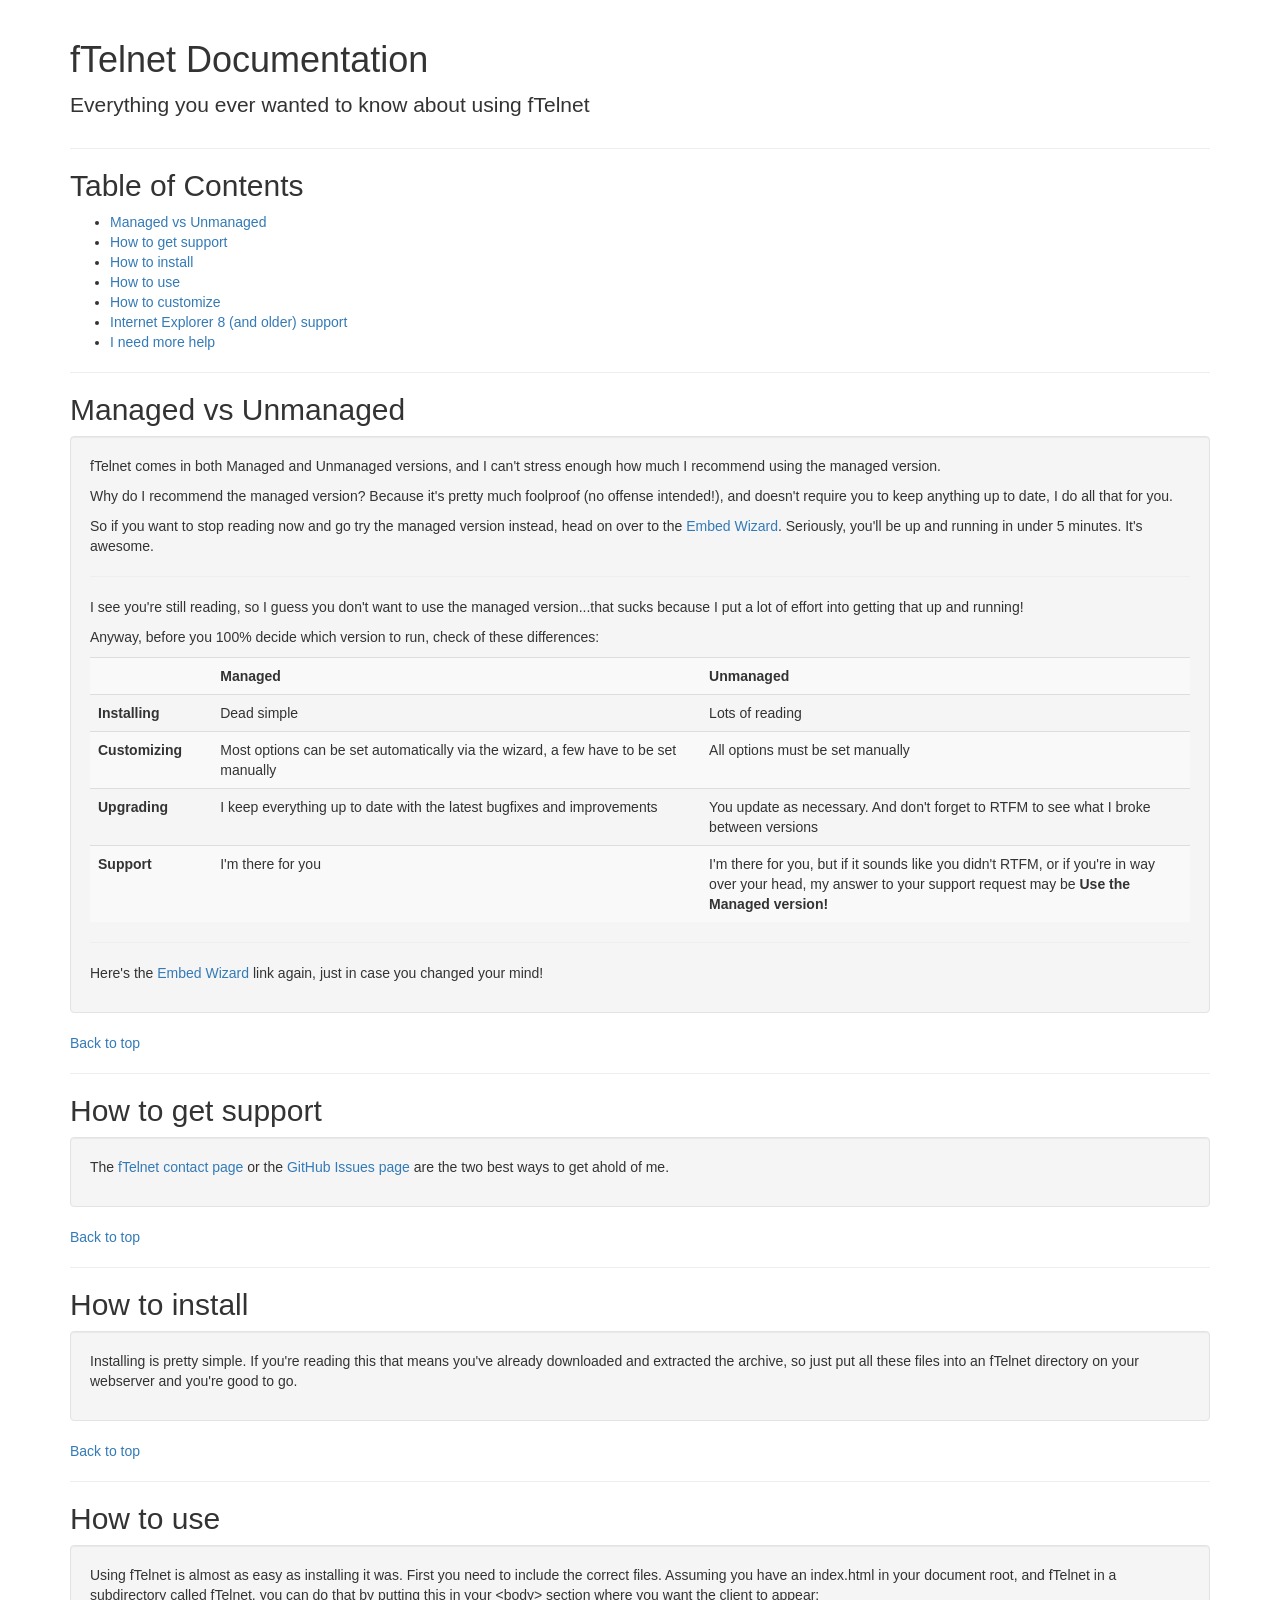
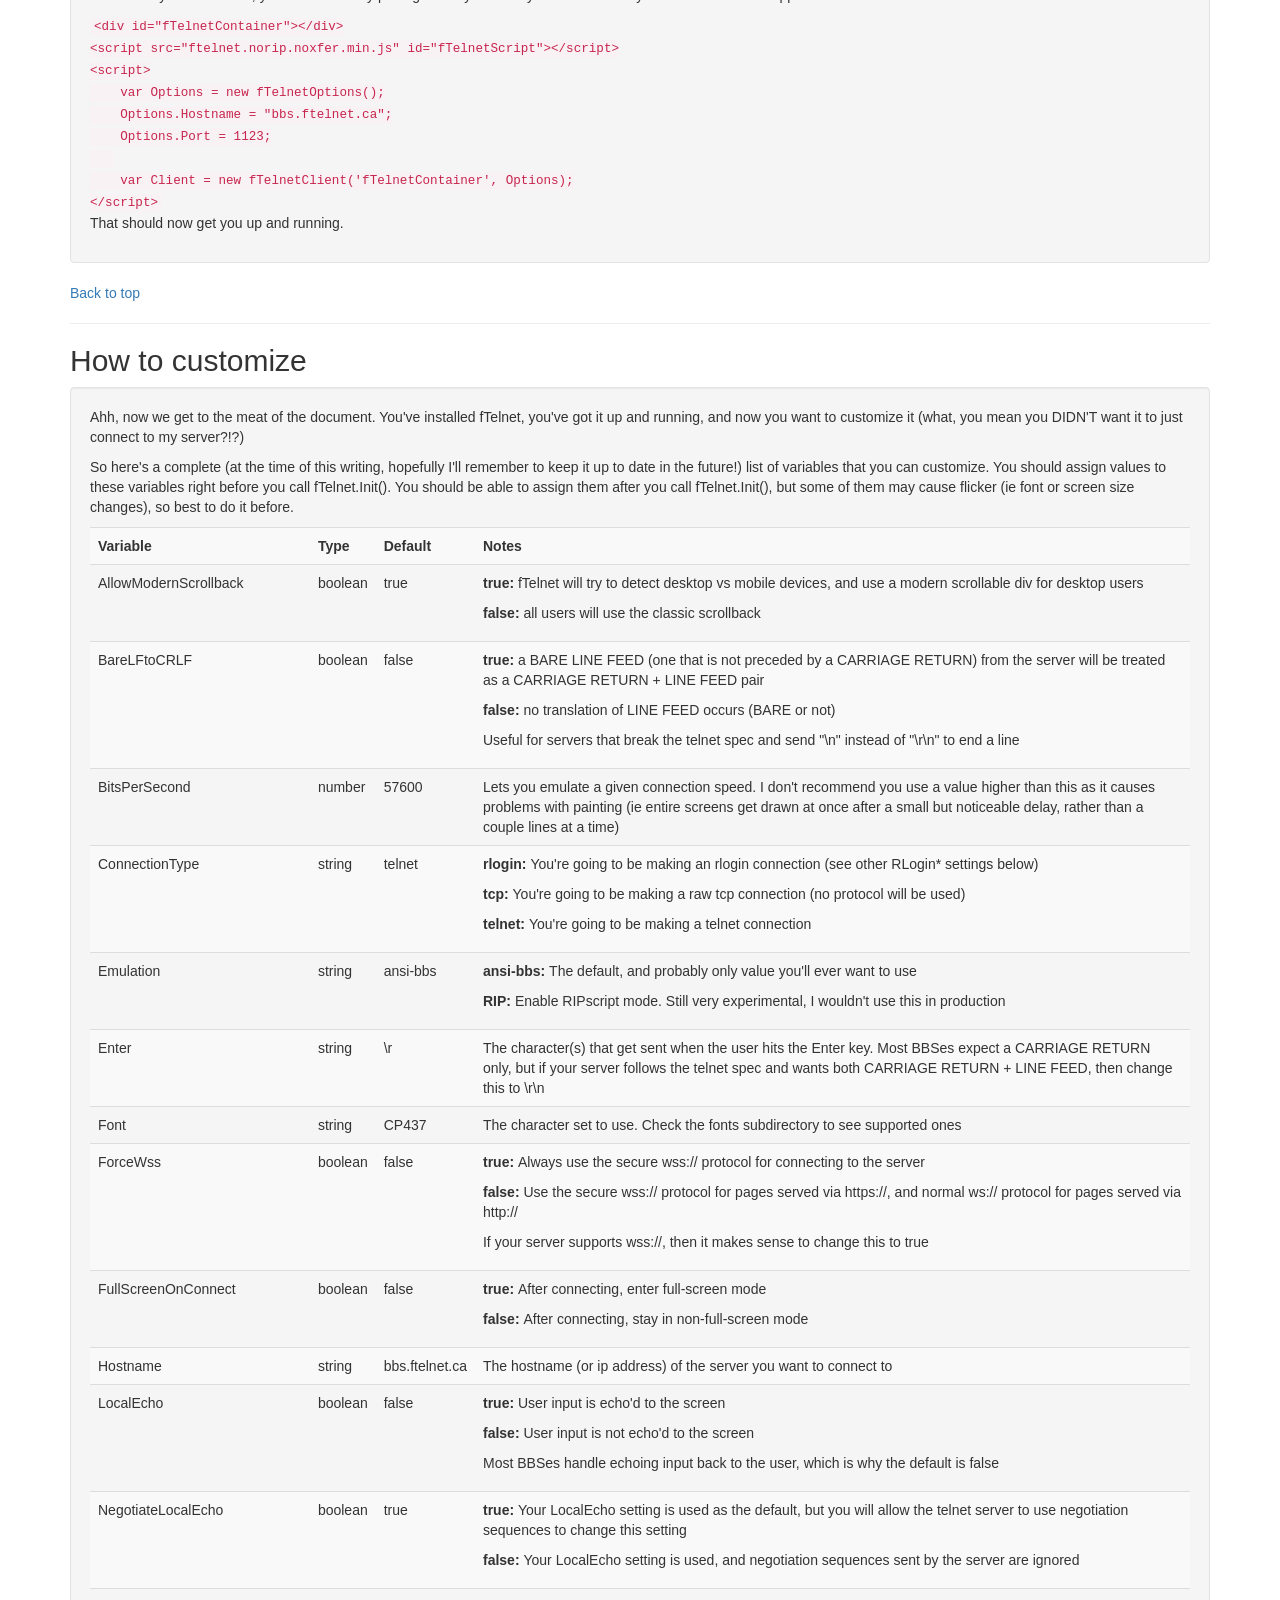
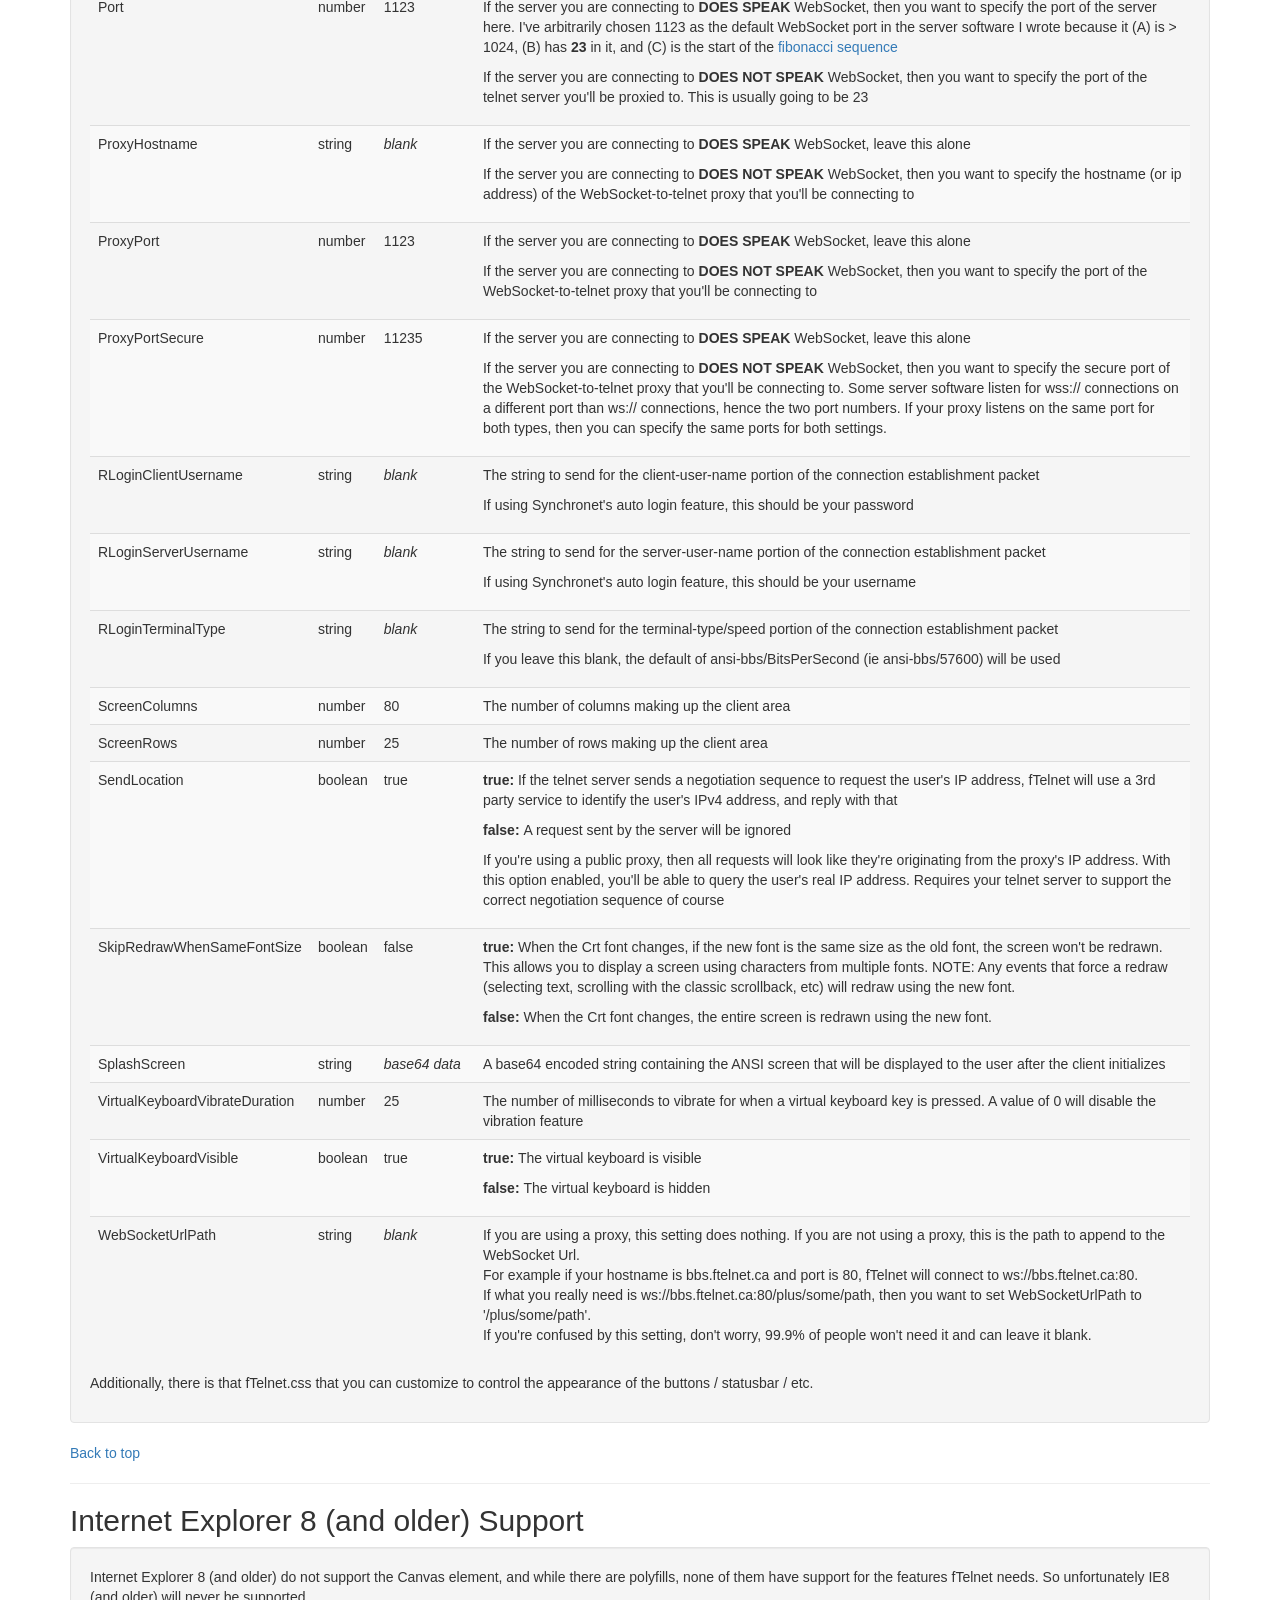
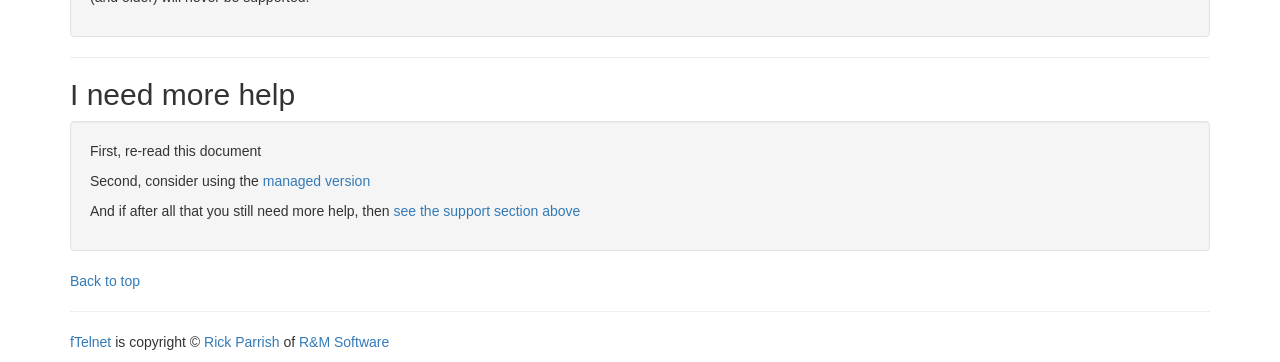
<file: docs/index.html>
﻿<!DOCTYPE html>
<html xmlns="http://www.w3.org/1999/xhtml">
<head>
    <title>fTelnet Documentation</title>

    <meta charset="utf-8">
    <meta http-equiv="X-UA-Compatible" content="IE=edge">
    <meta name="viewport" content="width=device-width, initial-scale=1.0, maximum-scale=1.0, user-scalable=0">

    <link rel="stylesheet" href="https://maxcdn.bootstrapcdn.com/bootstrap/3.3.1/css/bootstrap.min.css">
</head>
<body>
    <div class="container">
        <div class="page-header">
            <h1>fTelnet Documentation</h1>
            <p class="lead">Everything you ever wanted to know about using fTelnet</p>
        </div>

        <h2 id="TOC">Table of Contents</h2>
        <ul>
            <li><a href="#Managed">Managed vs Unmanaged</a></li>
            <li><a href="#Support">How to get support</a></li>
            <li><a href="#Install">How to install</a></li>
            <li><a href="#Use">How to use</a></li>
            <li><a href="#Customize">How to customize</a></li>
            <li><a href="#IE8">Internet Explorer 8 (and older) support</a></li>
            <li><a href="#Help">I need more help</a></li>
        </ul>

        <hr />

        <h2 id="Managed">Managed vs Unmanaged</h2>
        <div class="well">
            <p>fTelnet comes in both Managed and Unmanaged versions, and I can't stress enough how much I recommend using the managed version.</p>
            <p>Why do I recommend the managed version?  Because it's pretty much foolproof (no offense intended!), and doesn't require you to keep anything up to date, I do all that for you.</p>
            <p>So if you want to stop reading now and go try the managed version instead, head on over to the <a href="http://embed-v2.ftelnet.ca/">Embed Wizard</a>.  Seriously, you'll be up and running in under 5 minutes.  It's awesome.</p>

            <hr />

            <p>I see you're still reading, so I guess you don't want to use the managed version...that sucks because I put a lot of effort into getting that up and running!</p>
            <p>Anyway, before you 100% decide which version to run, check of these differences:</p>
            <table class="table table-striped">
                <tr>
                    <th width="10%">&nbsp;</th>
                    <th width="40%">Managed</th>
                    <th width="40%">Unmanaged</th>
                </tr>
                <tr>
                    <th>Installing</th>
                    <td>Dead simple</td>
                    <td>Lots of reading</td>
                </tr>
                <tr>
                    <th>Customizing</th>
                    <td>Most options can be set automatically via the wizard, a few have to be set manually</td>
                    <td>All options must be set manually</td>
                </tr>
                <tr>
                    <th>Upgrading</th>
                    <td>I keep everything up to date with the latest bugfixes and improvements</td>
                    <td>You update as necessary.  And don't forget to RTFM to see what I broke between versions</td>
                </tr>
                <tr>
                    <th>Support</th>
                    <td>I'm there for you</td>
                    <td>I'm there for you, but if it sounds like you didn't RTFM, or if you're in way over your head, my answer to your support request may be <strong>Use the Managed version!</strong></td>
                </tr>
            </table>

            <hr />

            <p>Here's the <a href="http://embed-v2.ftelnet.ca/">Embed Wizard</a> link again, just in case you changed your mind!</p>
        </div>
        <a href="#TOC">Back to top</a>
        <hr />

        <h2 id="Support">How to get support</h2>
        <div class="well">
            <p>The <a href="https://www.ftelnet.ca/contact/">fTelnet contact page</a> or the <a href="https://github.com/rickparrish/fTelnet/issues">GitHub Issues page</a> are the two best ways to get ahold of me.</p>
        </div>
        <a href="#TOC">Back to top</a>
        <hr />

        <h2 id="Install">How to install</h2>
        <div class="well">
            <p>Installing is pretty simple.  If you're reading this that means you've already downloaded and extracted the archive, so just put all these files into an fTelnet directory on your webserver and you're good to go.</p>
        </div>
        <a href="#TOC">Back to top</a>
        <hr />

        <h2 id="Use">How to use</h2>
        <div class="well">
            <p>Using fTelnet is almost as easy as installing it was.  First you need to include the correct files.  Assuming you have an index.html in your document root, and fTelnet in a subdirectory called fTelnet, you can do that by putting this in your &lt;body> section where you want the client to appear:</p>
            <code>
&lt;div id="fTelnetContainer">&lt;/div><br />
&lt;script src="ftelnet.norip.noxfer.min.js" id="fTelnetScript">&lt;/script><br />
&lt;script><br />
 &nbsp; &nbsp; var Options = new fTelnetOptions();<br />
 &nbsp; &nbsp; Options.Hostname = "bbs.ftelnet.ca";<br />
 &nbsp; &nbsp; Options.Port = 1123;<br />
 &nbsp; &nbsp; <br />
 &nbsp; &nbsp; var Client = new fTelnetClient('fTelnetContainer', Options);<br />
&lt;/script><br />
            </code>
            <p>That should now get you up and running.</p>
        </div>
        <a href="#TOC">Back to top</a>
        <hr />

        <h2 id="Customize">How to customize</h2>
        <div class="well">
            <p>Ahh, now we get to the meat of the document.  You've installed fTelnet, you've got it up and running, and now you want to customize it (what, you mean you DIDN'T want it to just connect to my server?!?)</p>
            <p>So here's a complete (at the time of this writing, hopefully I'll remember to keep it up to date in the future!) list of variables that you can customize.  You should assign values to these variables right before you call fTelnet.Init().  You should be able to assign them after you call fTelnet.Init(), but some of them may cause flicker (ie font or screen size changes), so best to do it before.</p>
            <table class="table table-striped">
                <tr>
                    <th>Variable</th>
                    <th>Type</th>
                    <th>Default</th>
                    <th>Notes</th>
                </tr>
                <tr>
                    <td>AllowModernScrollback</td>
                    <td>boolean</td>
                    <td>true</td>
                    <td>
                        <p><strong>true: </strong> fTelnet will try to detect desktop vs mobile devices, and use a modern scrollable div for desktop users</p>
                        <p><strong>false: </strong> all users will use the classic scrollback</p>
                    </td>
                </tr>
                <tr>
                    <td>BareLFtoCRLF</td>
                    <td>boolean</td>
                    <td>false</td>
                    <td>
                        <p><strong>true: </strong> a BARE LINE FEED (one that is not preceded by a CARRIAGE RETURN) from the server will be treated as a CARRIAGE RETURN + LINE FEED pair</p>
                        <p><strong>false: </strong> no translation of LINE FEED occurs (BARE or not)</p>
                        <p>Useful for servers that break the telnet spec and send "\n" instead of "\r\n" to end a line</p>
                    </td>
                </tr>
                <tr>
                    <td>BitsPerSecond</td>
                    <td>number</td>
                    <td>57600</td>
                    <td>
                        Lets you emulate a given connection speed.  I don't recommend you use a value higher than this as it causes problems with painting (ie entire screens get drawn at once after a small but noticeable delay, rather than a couple lines at a time)
                    </td>
                </tr>
                <tr>
                    <td>ConnectionType</td>
                    <td>string</td>
                    <td>telnet</td>
                    <td>
                        <p><strong>rlogin: </strong> You're going to be making an rlogin connection (see other RLogin* settings below)</p>
                        <p><strong>tcp: </strong> You're going to be making a raw tcp connection (no protocol will be used)</p>
                        <p><strong>telnet: </strong> You're going to be making a telnet connection</p>
                    </td>
                </tr>
                <tr>
                    <td>Emulation</td>
                    <td>string</td>
                    <td>ansi-bbs</td>
                    <td>
                        <p><strong>ansi-bbs: </strong> The default, and probably only value you'll ever want to use</p>
                        <p><strong>RIP: </strong> Enable RIPscript mode.  Still very experimental, I wouldn't use this in production</p>
                    </td>
                </tr>
                <tr>
                    <td>Enter</td>
                    <td>string</td>
                    <td>\r</td>
                    <td>The character(s) that get sent when the user hits the Enter key.  Most BBSes expect a CARRIAGE RETURN only, but if your server follows the telnet spec and wants both CARRIAGE RETURN + LINE FEED, then change this to \r\n</td>
                </tr>
                <tr>
                    <td>Font</td>
                    <td>string</td>
                    <td>CP437</td>
                    <td>The character set to use.  Check the fonts subdirectory to see supported ones</td>
                </tr>
                <tr>
                    <td>ForceWss</td>
                    <td>boolean</td>
                    <td>false</td>
                    <td>
                        <p><strong>true: </strong> Always use the secure wss:// protocol for connecting to the server</p>
                        <p><strong>false: </strong> Use the secure wss:// protocol for pages served via https://, and normal ws:// protocol for pages served via http://</p>
                        <p>If your server supports wss://, then it makes sense to change this to true</p>
                    </td>
                </tr>
                <tr>
                    <td>FullScreenOnConnect</td>
                    <td>boolean</td>
                    <td>false</td>
                    <td>
                        <p><strong>true: </strong> After connecting, enter full-screen mode</p>
                        <p><strong>false: </strong> After connecting, stay in non-full-screen mode</p>
                    </td>
                </tr>
                <tr>
                    <td>Hostname</td>
                    <td>string</td>
                    <td>bbs.ftelnet.ca</td>
                    <td>The hostname (or ip address) of the server you want to connect to</td>
                </tr>
                <tr>
                    <td>LocalEcho</td>
                    <td>boolean</td>
                    <td>false</td>
                    <td>
                        <p><strong>true: </strong> User input is echo'd to the screen</p>
                        <p><strong>false: </strong> User input is not echo'd to the screen</p>
                        <p>Most BBSes handle echoing input back to the user, which is why the default is false</p>
                    </td>
                </tr>
                <tr>
                    <td>NegotiateLocalEcho</td>
                    <td>boolean</td>
                    <td>true</td>
                    <td>
                        <p><strong>true: </strong> Your LocalEcho setting is used as the default, but you will allow the telnet server to use negotiation sequences to change this setting</p>
                        <p><strong>false: </strong> Your LocalEcho setting is used, and negotiation sequences sent by the server are ignored</p>
                    </td>
                </tr>
                <tr>
                    <td>Port</td>
                    <td>number</td>
                    <td>1123</td>
                    <td>
                        <p>If the server you are connecting to <strong>DOES SPEAK</strong> WebSocket, then you want to specify the port of the server here.  I've arbitrarily chosen 1123 as the default WebSocket port in the server software I wrote because it (A) is > 1024, (B) has <strong>23</strong> in it, and (C) is the start of the <a href="http://en.wikipedia.org/wiki/Fibonacci_number" target="_blank">fibonacci sequence</a></p>
                        <p>If the server you are connecting to <strong>DOES NOT SPEAK</strong> WebSocket, then you want to specify the port of the telnet server you'll be proxied to.  This is usually going to be 23</p>
                    </td>
                </tr>
                <tr>
                    <td>ProxyHostname</td>
                    <td>string</td>
                    <td><em>blank</em></td>
                    <td>
                        <p>If the server you are connecting to <strong>DOES SPEAK</strong> WebSocket, leave this alone</p>
                        <p>If the server you are connecting to <strong>DOES NOT SPEAK</strong> WebSocket, then you want to specify the hostname (or ip address) of the WebSocket-to-telnet proxy that you'll be connecting to</p>
                    </td>
                </tr>
                <tr>
                    <td>ProxyPort</td>
                    <td>number</td>
                    <td>1123</td>
                    <td>
                        <p>If the server you are connecting to <strong>DOES SPEAK</strong> WebSocket, leave this alone</p>
                        <p>If the server you are connecting to <strong>DOES NOT SPEAK</strong> WebSocket, then you want to specify the port of the WebSocket-to-telnet proxy that you'll be connecting to</p>
                    </td>
                </tr>
                <tr>
                    <td>ProxyPortSecure</td>
                    <td>number</td>
                    <td>11235</td>
                    <td>
                        <p>If the server you are connecting to <strong>DOES SPEAK</strong> WebSocket, leave this alone</p>
                        <p>If the server you are connecting to <strong>DOES NOT SPEAK</strong> WebSocket, then you want to specify the secure port of the WebSocket-to-telnet proxy that you'll be connecting to.  Some server software listen for wss:// connections on a different port than ws:// connections, hence the two port numbers.  If your proxy listens on the same port for both types, then you can specify the same ports for both settings.</p>
                    </td>
                </tr>
                <tr>
                    <td>RLoginClientUsername</td>
                    <td>string</td>
                    <td><i>blank</i></td>
                    <td>
                        <p>The string to send for the client-user-name portion of the connection establishment packet</p>
                        <p>If using Synchronet's auto login feature, this should be your password</p>
                    </td>
                </tr>
                <tr>
                    <td>RLoginServerUsername</td>
                    <td>string</td>
                    <td><i>blank</i></td>
                    <td>
                        <p>The string to send for the server-user-name portion of the connection establishment packet</p>
                        <p>If using Synchronet's auto login feature, this should be your username</p>
                    </td>
                </tr>
                <tr>
                    <td>RLoginTerminalType</td>
                    <td>string</td>
                    <td><i>blank</i></td>
                    <td>
                        <p>The string to send for the terminal-type/speed portion of the connection establishment packet</p>
                        <p>If you leave this blank, the default of ansi-bbs/BitsPerSecond (ie ansi-bbs/57600) will be used</p>
                    </td>
                </tr>
                <tr>
                    <td>ScreenColumns</td>
                    <td>number</td>
                    <td>80</td>
                    <td>The number of columns making up the client area</td>
                </tr>
                <tr>
                    <td>ScreenRows</td>
                    <td>number</td>
                    <td>25</td>
                    <td>The number of rows making up the client area</td>
                </tr>
                <tr>
                    <td>SendLocation</td>
                    <td>boolean</td>
                    <td>true</td>
                    <td>
                        <p><strong>true: </strong> If the telnet server sends a negotiation sequence to request the user's IP address, fTelnet will use a 3rd party service to identify the user's IPv4 address, and reply with that</p>
                        <p><strong>false: </strong> A request sent by the server will be ignored</p>
						<p>If you're using a public proxy, then all requests will look like they're originating from the proxy's IP address.  With this option enabled, you'll be able to query the user's real IP address.  Requires your telnet server to support the correct negotiation sequence of course</p>
                    </td>                
				</tr>
                <tr>
                    <td>SkipRedrawWhenSameFontSize</td>
                    <td>boolean</td>
                    <td>false</td>
                    <td>
                        <p><strong>true: </strong> When the Crt font changes, if the new font is the same size as the old font, the screen won't be redrawn.  This allows you to display a screen using characters from multiple fonts.  NOTE: Any events that force a redraw (selecting text, scrolling with the classic scrollback, etc) will redraw using the new font.</p>
                        <p><strong>false: </strong> When the Crt font changes, the entire screen is redrawn using the new font.</p>
                    </td>                
				</tr>
                <tr>
                    <td>SplashScreen</td>
                    <td>string</td>
                    <td><em>base64 data</em></td>
                    <td>A base64 encoded string containing the ANSI screen that will be displayed to the user after the client initializes</td>
                </tr>
                <tr>
                    <td>VirtualKeyboardVibrateDuration</td>
                    <td>number</td>
                    <td>25</td>
                    <td>The number of milliseconds to vibrate for when a virtual keyboard key is pressed.  A value of 0 will disable the vibration feature</td>
                </tr>
                <tr>
                    <td>VirtualKeyboardVisible</td>
                    <td>boolean</td>
                    <td>true</td>
                    <td>
                        <p><strong>true: </strong> The virtual keyboard is visible</p>
                        <p><strong>false: </strong> The virtual keyboard is hidden</p>
                    </td>
                </tr>
                <tr>
                    <td>WebSocketUrlPath</td>
                    <td>string</td>
                    <td><em>blank</em></td>
                    <td>
                        If you are using a proxy, this setting does nothing.  If you are not using a proxy, this is the path to append to the WebSocket Url.<br />
                        For example if your hostname is bbs.ftelnet.ca and port is 80, fTelnet will connect to ws://bbs.ftelnet.ca:80.<br />
                        If what you really need is ws://bbs.ftelnet.ca:80/plus/some/path, then you want to set WebSocketUrlPath to '/plus/some/path'.<br />
                        If you're confused by this setting, don't worry, 99.9% of people won't need it and can leave it blank.</td>
                </tr>
            </table>

            <p>Additionally, there is that fTelnet.css that you can customize to control the appearance of the buttons / statusbar / etc.</p>
        </div>
        <a href="#TOC">Back to top</a>
        <hr />

        <h2 id="IE8">Internet Explorer 8 (and older) Support</h2>
        <div class="well">
            <p>Internet Explorer 8 (and older) do not support the Canvas element, and while there are polyfills, none of them have support for the features fTelnet needs.  So unfortunately IE8 (and older) will never be supported.</p>
        </div>
        <hr />

        <h2 id="Help">I need more help</h2>
        <div class="well">
            <p>First, re-read this document</p>
            <p>Second, consider using the <a href="http://embed-v2.ftelnet.ca/">managed version</a></p>
            <p>And if after all that you still need more help, then <a href="#Support">see the support section above</a></p>
        </div>
        <a href="#TOC">Back to top</a>
        <hr />

        <p class="footer"><a href="https://www.ftelnet.ca" target="_blank">fTelnet</a> is copyright &copy; <a href="https://www.rickparrish.ca" target="_blank">Rick Parrish</a> of <a href="https://www.randm.ca" target="_blank">R&amp;M Software</a></p>
    </div>

    <script src="//code.jquery.com/jquery-1.11.0.min.js"></script>
    <script src="https://maxcdn.bootstrapcdn.com/bootstrap/3.3.1/js/bootstrap.min.js"></script>
</body>
</html>
</file>
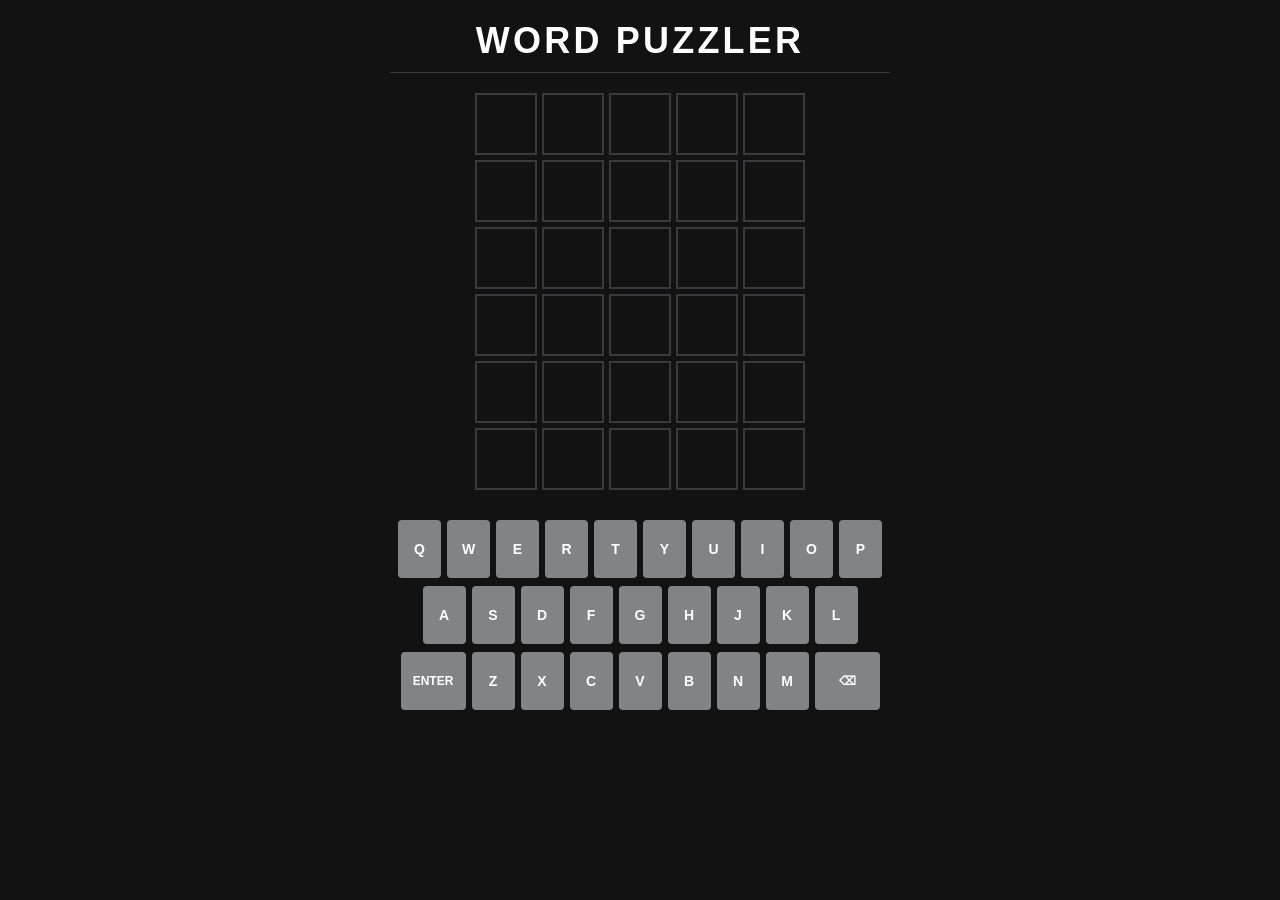
<file: games/word-puzzler/index.html>
<!DOCTYPE html>
<html lang="en">
<head>
    <meta charset="UTF-8">
    <meta name="viewport" content="width=device-width, initial-scale=1.0">
    <title>Word Puzzler</title>
    <style>
        * {
            margin: 0;
            padding: 0;
            box-sizing: border-box;
        }

        body {
            font-family: 'Clear Sans', 'Helvetica Neue', Arial, sans-serif;
            background-color: #121213;
            color: #ffffff;
            display: flex;
            flex-direction: column;
            align-items: center;
            min-height: 100vh;
            padding: 20px;
        }

        header {
            width: 100%;
            max-width: 500px;
            border-bottom: 1px solid #3a3a3c;
            padding-bottom: 10px;
            margin-bottom: 20px;
        }

        h1 {
            text-align: center;
            font-size: 36px;
            font-weight: 700;
            letter-spacing: 0.2rem;
        }

        .game-container {
            width: 100%;
            max-width: 500px;
            display: flex;
            flex-direction: column;
            align-items: center;
        }

        .board {
            display: grid;
            grid-template-rows: repeat(6, 1fr);
            gap: 5px;
            margin-bottom: 30px;
        }

        .row {
            display: grid;
            grid-template-columns: repeat(5, 1fr);
            gap: 5px;
        }

        .tile {
            width: 62px;
            height: 62px;
            border: 2px solid #3a3a3c;
            display: flex;
            align-items: center;
            justify-content: center;
            font-size: 32px;
            font-weight: bold;
            text-transform: uppercase;
            transition: all 0.3s ease;
        }

        .tile.filled {
            border-color: #565758;
            animation: pop 0.1s ease-in-out;
        }

        .tile.correct {
            background-color: #538d4e;
            border-color: #538d4e;
            color: white;
        }

        .tile.present {
            background-color: #b59f3b;
            border-color: #b59f3b;
            color: white;
        }

        .tile.absent {
            background-color: #3a3a3c;
            border-color: #3a3a3c;
            color: white;
        }

        .tile.flip {
            animation: flip 0.5s ease-in-out;
        }

        @keyframes pop {
            0%, 100% { transform: scale(1); }
            50% { transform: scale(1.1); }
        }

        @keyframes flip {
            0% { transform: rotateX(0); }
            50% { transform: rotateX(90deg); }
            100% { transform: rotateX(0); }
        }

        .keyboard {
            width: 100%;
            max-width: 500px;
        }

        .keyboard-row {
            display: flex;
            justify-content: center;
            gap: 6px;
            margin-bottom: 8px;
        }

        .key {
            min-width: 43px;
            height: 58px;
            border: none;
            border-radius: 4px;
            background-color: #818384;
            color: white;
            font-size: 14px;
            font-weight: bold;
            cursor: pointer;
            display: flex;
            align-items: center;
            justify-content: center;
            text-transform: uppercase;
            transition: background-color 0.2s;
        }

        .key:hover {
            background-color: #9a9a9c;
        }

        .key:active {
            transform: scale(0.95);
        }

        .key.wide {
            min-width: 65px;
            font-size: 12px;
        }

        .key.correct {
            background-color: #538d4e;
        }

        .key.present {
            background-color: #b59f3b;
        }

        .key.absent {
            background-color: #3a3a3c;
        }

        .message {
            position: fixed;
            top: 80px;
            background-color: white;
            color: black;
            padding: 16px;
            border-radius: 4px;
            font-weight: bold;
            opacity: 0;
            transform: translateY(-20px);
            transition: all 0.3s ease;
            pointer-events: none;
            z-index: 1000;
        }

        .message.show {
            opacity: 1;
            transform: translateY(0);
        }

        .stats {
            margin-top: 20px;
            text-align: center;
        }

        .stats button {
            margin-top: 10px;
            padding: 10px 20px;
            background-color: #538d4e;
            color: white;
            border: none;
            border-radius: 4px;
            font-size: 16px;
            font-weight: bold;
            cursor: pointer;
        }

        .stats button:hover {
            background-color: #6aaa64;
        }

        @media (max-width: 600px) {
            h1 {
                font-size: 28px;
                letter-spacing: 0.1rem;
            }

            header {
                margin-bottom: 15px;
                padding-bottom: 8px;
            }

            .board {
                gap: 4px;
                margin-bottom: 20px;
            }

            .row {
                gap: 4px;
            }

            .tile {
                width: 56px;
                height: 56px;
                font-size: 28px;
            }

            .key {
                min-width: 32px;
                height: 48px;
                font-size: 11px;
            }

            .key.wide {
                min-width: 50px;
                font-size: 10px;
            }

            .keyboard-row {
                gap: 4px;
                margin-bottom: 6px;
            }

            .message {
                top: 60px;
                padding: 12px;
                font-size: 14px;
            }
        }

        @media (max-width: 400px) {
            body {
                padding: 10px;
            }

            h1 {
                font-size: 24px;
            }

            .board {
                gap: 3px;
                margin-bottom: 15px;
            }

            .row {
                gap: 3px;
            }

            .tile {
                width: 50px;
                height: 50px;
                font-size: 24px;
                border-width: 1.5px;
            }

            .key {
                min-width: 28px;
                height: 44px;
                font-size: 10px;
            }

            .key.wide {
                min-width: 42px;
                font-size: 9px;
            }

            .keyboard-row {
                gap: 3px;
                margin-bottom: 5px;
            }
        }

        @media (max-width: 350px) {
            .tile {
                width: 45px;
                height: 45px;
                font-size: 22px;
            }

            .key {
                min-width: 25px;
                height: 40px;
                font-size: 9px;
            }

            .key.wide {
                min-width: 38px;
            }
        }
    </style>
</head>
<body>
    <header>
        <h1>WORD PUZZLER</h1>
    </header>

    <div class="game-container">
        <div class="board" id="board"></div>
        
        <div class="keyboard">
            <div class="keyboard-row">
                <button class="key" data-key="q">Q</button>
                <button class="key" data-key="w">W</button>
                <button class="key" data-key="e">E</button>
                <button class="key" data-key="r">R</button>
                <button class="key" data-key="t">T</button>
                <button class="key" data-key="y">Y</button>
                <button class="key" data-key="u">U</button>
                <button class="key" data-key="i">I</button>
                <button class="key" data-key="o">O</button>
                <button class="key" data-key="p">P</button>
            </div>
            <div class="keyboard-row">
                <button class="key" data-key="a">A</button>
                <button class="key" data-key="s">S</button>
                <button class="key" data-key="d">D</button>
                <button class="key" data-key="f">F</button>
                <button class="key" data-key="g">G</button>
                <button class="key" data-key="h">H</button>
                <button class="key" data-key="j">J</button>
                <button class="key" data-key="k">K</button>
                <button class="key" data-key="l">L</button>
            </div>
            <div class="keyboard-row">
                <button class="key wide" data-key="enter">ENTER</button>
                <button class="key" data-key="z">Z</button>
                <button class="key" data-key="x">X</button>
                <button class="key" data-key="c">C</button>
                <button class="key" data-key="v">V</button>
                <button class="key" data-key="b">B</button>
                <button class="key" data-key="n">N</button>
                <button class="key" data-key="m">M</button>
                <button class="key wide" data-key="backspace">⌫</button>
            </div>
        </div>

        <div class="stats" id="stats" style="display: none;">
            <p id="game-over-message"></p>
            <button onclick="resetGame()">Play Again</button>
        </div>
    </div>

    <div class="message" id="message"></div>

    <script>
        // Word list (5-letter words)
        const WORDS = [
            'about', 'above', 'abuse', 'actor', 'acute', 'admit', 'adopt', 'adult', 'after', 'again',
            'agent', 'agree', 'ahead', 'alarm', 'album', 'alert', 'align', 'alike', 'alive', 'allow',
            'alone', 'along', 'alter', 'among', 'anger', 'angle', 'angry', 'apart', 'apple', 'apply',
            'arena', 'argue', 'arise', 'array', 'aside', 'asset', 'audio', 'audit', 'avoid', 'award',
            'aware', 'badly', 'baker', 'bases', 'basic', 'basis', 'beach', 'began', 'begin', 'begun',
            'being', 'below', 'bench', 'billy', 'birth', 'black', 'blame', 'blind', 'block', 'blood',
            'board', 'boost', 'booth', 'bound', 'brain', 'brand', 'bread', 'break', 'breed', 'brief',
            'bring', 'broad', 'broke', 'brown', 'build', 'built', 'buyer', 'cable', 'calif', 'carry',
            'catch', 'cause', 'chain', 'chair', 'chart', 'chase', 'cheap', 'check', 'chest', 'chief',
            'child', 'china', 'chose', 'civil', 'claim', 'class', 'clean', 'clear', 'click', 'clock',
            'close', 'coach', 'coast', 'could', 'count', 'court', 'cover', 'craft', 'crash', 'crazy',
            'cream', 'crime', 'cross', 'crowd', 'crown', 'crude', 'cycle', 'daily', 'dance', 'dated',
            'dealt', 'death', 'debut', 'delay', 'depth', 'doing', 'doubt', 'dozen', 'draft', 'drama',
            'drank', 'dream', 'dress', 'drill', 'drink', 'drive', 'drove', 'dying', 'eager', 'early',
            'earth', 'eight', 'elite', 'empty', 'enemy', 'enjoy', 'enter', 'entry', 'equal', 'error',
            'event', 'every', 'exact', 'exist', 'extra', 'faith', 'false', 'fault', 'fiber', 'field',
            'fifth', 'fifty', 'fight', 'final', 'first', 'fixed', 'flash', 'fleet', 'floor', 'fluid',
            'focus', 'force', 'forth', 'forty', 'forum', 'found', 'frame', 'frank', 'fraud', 'fresh',
            'front', 'fruit', 'fully', 'funny', 'giant', 'given', 'glass', 'globe', 'going', 'grace',
            'grade', 'grand', 'grant', 'grass', 'great', 'green', 'gross', 'group', 'grown', 'guard',
            'guess', 'guest', 'guide', 'happy', 'harry', 'heart', 'heavy', 'hence', 'henry', 'horse',
            'hotel', 'house', 'human', 'ideal', 'image', 'index', 'inner', 'input', 'issue', 'japan',
            'jimmy', 'joint', 'jones', 'judge', 'known', 'label', 'large', 'laser', 'later', 'laugh',
            'layer', 'learn', 'lease', 'least', 'leave', 'legal', 'lemon', 'level', 'lewis', 'light',
            'limit', 'links', 'lives', 'local', 'logic', 'loose', 'lower', 'lucky', 'lunch', 'lying',
            'magic', 'major', 'maker', 'march', 'maria', 'match', 'maybe', 'mayor', 'meant', 'media',
            'metal', 'might', 'minor', 'minus', 'mixed', 'model', 'money', 'month', 'moral', 'motor',
            'mount', 'mouse', 'mouth', 'movie', 'music', 'needs', 'never', 'newly', 'night', 'noise',
            'north', 'noted', 'novel', 'nurse', 'occur', 'ocean', 'offer', 'often', 'order', 'other',
            'ought', 'paint', 'panel', 'paper', 'party', 'peace', 'peter', 'phase', 'phone', 'photo',
            'piece', 'pilot', 'pitch', 'place', 'plain', 'plane', 'plant', 'plate', 'point', 'pound',
            'power', 'press', 'price', 'pride', 'prime', 'print', 'prior', 'prize', 'proof', 'proud',
            'prove', 'queen', 'quick', 'quiet', 'quite', 'radio', 'raise', 'range', 'rapid', 'ratio',
            'reach', 'ready', 'refer', 'right', 'rival', 'river', 'robin', 'roger', 'roman', 'rough',
            'round', 'route', 'royal', 'rural', 'scale', 'scene', 'scope', 'score', 'sense', 'serve',
            'seven', 'shall', 'shape', 'share', 'sharp', 'sheet', 'shelf', 'shell', 'shift', 'shine',
            'shirt', 'shock', 'shoot', 'short', 'shown', 'sight', 'since', 'sixth', 'sixty', 'sized',
            'skill', 'sleep', 'slide', 'small', 'smart', 'smile', 'smith', 'smoke', 'solid', 'solve',
            'sorry', 'sound', 'south', 'space', 'spare', 'speak', 'speed', 'spend', 'spent', 'split',
            'spoke', 'sport', 'staff', 'stage', 'stake', 'stand', 'start', 'state', 'steam', 'steel',
            'stick', 'still', 'stock', 'stone', 'stood', 'store', 'storm', 'story', 'strip', 'stuck',
            'study', 'stuff', 'style', 'sugar', 'suite', 'super', 'sweet', 'table', 'taken', 'taste',
            'taxes', 'teach', 'terry', 'texas', 'thank', 'theft', 'their', 'theme', 'there', 'these',
            'thick', 'thing', 'think', 'third', 'those', 'three', 'threw', 'throw', 'tight', 'times',
            'title', 'today', 'topic', 'total', 'touch', 'tough', 'tower', 'track', 'trade', 'train',
            'treat', 'trend', 'trial', 'tried', 'tries', 'truck', 'truly', 'trust', 'truth', 'twice',
            'under', 'undue', 'union', 'unity', 'until', 'upper', 'upset', 'urban', 'usage', 'usual',
            'valid', 'value', 'video', 'virus', 'visit', 'vital', 'vocal', 'voice', 'waste', 'watch',
            'water', 'wheel', 'where', 'which', 'while', 'white', 'whole', 'whose', 'woman', 'women',
            'world', 'worry', 'worse', 'worst', 'worth', 'would', 'wound', 'write', 'wrong', 'wrote',
            'young', 'youth', 'angel', 'angry', 'badge', 'badly', 'beach', 'beast', 'bench', 'berry',
            'blame', 'bless', 'bloom', 'bound', 'brave', 'brush', 'buyer', 'cabin', 'canal', 'candy',
            'cargo', 'charm', 'chess', 'chose', 'civic', 'cliff', 'climb', 'cloth', 'couch', 'crack',
            'creek', 'crisp', 'cubic', 'curly', 'curry', 'curve', 'daisy', 'debut', 'decor', 'delta',
            'demon', 'dense', 'depot', 'diary', 'dirty', 'diver', 'dodge', 'dwarf', 'eagle', 'elder',
            'embed', 'enact', 'ethos', 'exert', 'expel', 'faint', 'fancy', 'fatal', 'feast', 'fetch',
            'fever', 'field', 'fiery', 'flare', 'fleet', 'flock', 'forth', 'frown', 'fudge', 'gauge',
            'genie', 'glide', 'globe', 'gloom', 'gnome', 'grand', 'grape', 'grasp', 'greet', 'grill',
            'grind', 'grove', 'habit', 'hatch', 'haven', 'haunt', 'helix', 'hoist', 'hotel', 'hound'
        ];

        let targetWord = '';
        let currentRow = 0;
        let currentTile = 0;
        let gameOver = false;
        const guesses = [];

        // Initialize game
        function init() {
            targetWord = WORDS[Math.floor(Math.random() * WORDS.length)].toLowerCase();
            console.log('Target word:', targetWord); // For testing - remove in production
            createBoard();
            addEventListeners();
        }

        // Create game board
        function createBoard() {
            const board = document.getElementById('board');
            board.innerHTML = '';
            
            for (let i = 0; i < 6; i++) {
                const row = document.createElement('div');
                row.classList.add('row');
                
                for (let j = 0; j < 5; j++) {
                    const tile = document.createElement('div');
                    tile.classList.add('tile');
                    tile.setAttribute('data-row', i);
                    tile.setAttribute('data-col', j);
                    row.appendChild(tile);
                }
                
                board.appendChild(row);
            }
        }

        // Add event listeners
        function addEventListeners() {
            document.addEventListener('keydown', handleKeyPress);
            document.querySelectorAll('.key').forEach(key => {
                key.addEventListener('click', () => {
                    handleKey(key.dataset.key);
                });
            });
        }

        // Handle keyboard input
        function handleKeyPress(e) {
            if (gameOver) return;

            const key = e.key.toLowerCase();
            
            if (key === 'enter') {
                handleKey('enter');
            } else if (key === 'backspace') {
                handleKey('backspace');
            } else if (/^[a-z]$/.test(key)) {
                handleKey(key);
            }
        }

        // Handle key input
        function handleKey(key) {
            if (gameOver) return;

            if (key === 'enter') {
                submitGuess();
            } else if (key === 'backspace') {
                deleteLetter();
            } else if (currentTile < 5) {
                addLetter(key);
            }
        }

        // Add letter to current tile
        function addLetter(letter) {
            if (currentTile < 5) {
                const tile = document.querySelector(`[data-row="${currentRow}"][data-col="${currentTile}"]`);
                tile.textContent = letter.toUpperCase();
                tile.classList.add('filled');
                currentTile++;
            }
        }

        // Delete last letter
        function deleteLetter() {
            if (currentTile > 0) {
                currentTile--;
                const tile = document.querySelector(`[data-row="${currentRow}"][data-col="${currentTile}"]`);
                tile.textContent = '';
                tile.classList.remove('filled');
            }
        }

        // Submit guess
        function submitGuess() {
            if (currentTile !== 5) {
                showMessage('Not enough letters');
                return;
            }

            const guess = getCurrentGuess();

            guesses.push(guess);
            flipTiles(guess);
        }

        // Get current guess
        function getCurrentGuess() {
            let guess = '';
            for (let i = 0; i < 5; i++) {
                const tile = document.querySelector(`[data-row="${currentRow}"][data-col="${i}"]`);
                guess += tile.textContent.toLowerCase();
            }
            return guess;
        }

        // Flip tiles with animation
        function flipTiles(guess) {
            const letterCount = {};
            for (let letter of targetWord) {
                letterCount[letter] = (letterCount[letter] || 0) + 1;
            }

            const statuses = Array(5).fill('absent');
            
            // First pass: mark correct letters
            for (let i = 0; i < 5; i++) {
                if (guess[i] === targetWord[i]) {
                    statuses[i] = 'correct';
                    letterCount[guess[i]]--;
                }
            }
            
            // Second pass: mark present letters
            for (let i = 0; i < 5; i++) {
                if (statuses[i] === 'absent' && targetWord.includes(guess[i]) && letterCount[guess[i]] > 0) {
                    statuses[i] = 'present';
                    letterCount[guess[i]]--;
                }
            }

            // Animate tiles
            for (let i = 0; i < 5; i++) {
                const tile = document.querySelector(`[data-row="${currentRow}"][data-col="${i}"]`);
                setTimeout(() => {
                    tile.classList.add('flip');
                    setTimeout(() => {
                        tile.classList.add(statuses[i]);
                        updateKeyboard(guess[i], statuses[i]);
                    }, 250);
                }, i * 300);
            }

            // Check win/loss after animations
            setTimeout(() => {
                if (guess === targetWord) {
                    endGame(true);
                } else if (currentRow === 5) {
                    endGame(false);
                } else {
                    currentRow++;
                    currentTile = 0;
                }
            }, 1500);
        }

        // Update keyboard colors
        function updateKeyboard(letter, status) {
            const key = document.querySelector(`[data-key="${letter}"]`);
            if (!key) return;

            const currentStatus = key.classList.contains('correct') ? 'correct' :
                                key.classList.contains('present') ? 'present' :
                                key.classList.contains('absent') ? 'absent' : '';

            if (status === 'correct' || 
                (status === 'present' && currentStatus !== 'correct') ||
                (status === 'absent' && !currentStatus)) {
                key.classList.remove('correct', 'present', 'absent');
                key.classList.add(status);
            }
        }

        // Shake tiles animation
        function shakeTiles() {
            const tiles = document.querySelectorAll(`[data-row="${currentRow}"]`);
            tiles.forEach(tile => {
                tile.style.animation = 'shake 0.5s';
                setTimeout(() => {
                    tile.style.animation = '';
                }, 500);
            });
        }

        // Show message
        function showMessage(text) {
            const message = document.getElementById('message');
            message.textContent = text;
            message.classList.add('show');
            setTimeout(() => {
                message.classList.remove('show');
            }, 2000);
        }

        // End game
        function endGame(won) {
            gameOver = true;
            const stats = document.getElementById('stats');
            const message = document.getElementById('game-over-message');
            
            if (won) {
                message.textContent = `Congratulations! You guessed the word in ${currentRow + 1} ${currentRow + 1 === 1 ? 'try' : 'tries'}!`;
            } else {
                message.textContent = `Game Over! The word was "${targetWord.toUpperCase()}"`;
            }
            
            stats.style.display = 'block';
        }

        // Reset game
        function resetGame() {
            currentRow = 0;
            currentTile = 0;
            gameOver = false;
            guesses.length = 0;
            targetWord = WORDS[Math.floor(Math.random() * WORDS.length)].toLowerCase();
            console.log('New target word:', targetWord);
            
            document.getElementById('stats').style.display = 'none';
            createBoard();
            
            // Reset keyboard
            document.querySelectorAll('.key').forEach(key => {
                key.classList.remove('correct', 'present', 'absent');
            });
        }

        // Add shake animation CSS
        const style = document.createElement('style');
        style.textContent = `
            @keyframes shake {
                0%, 100% { transform: translateX(0); }
                10%, 30%, 50%, 70%, 90% { transform: translateX(-5px); }
                20%, 40%, 60%, 80% { transform: translateX(5px); }
            }
        `;
        document.head.appendChild(style);

        // Start game
        init();
    </script>
</body>
</html>
</file>
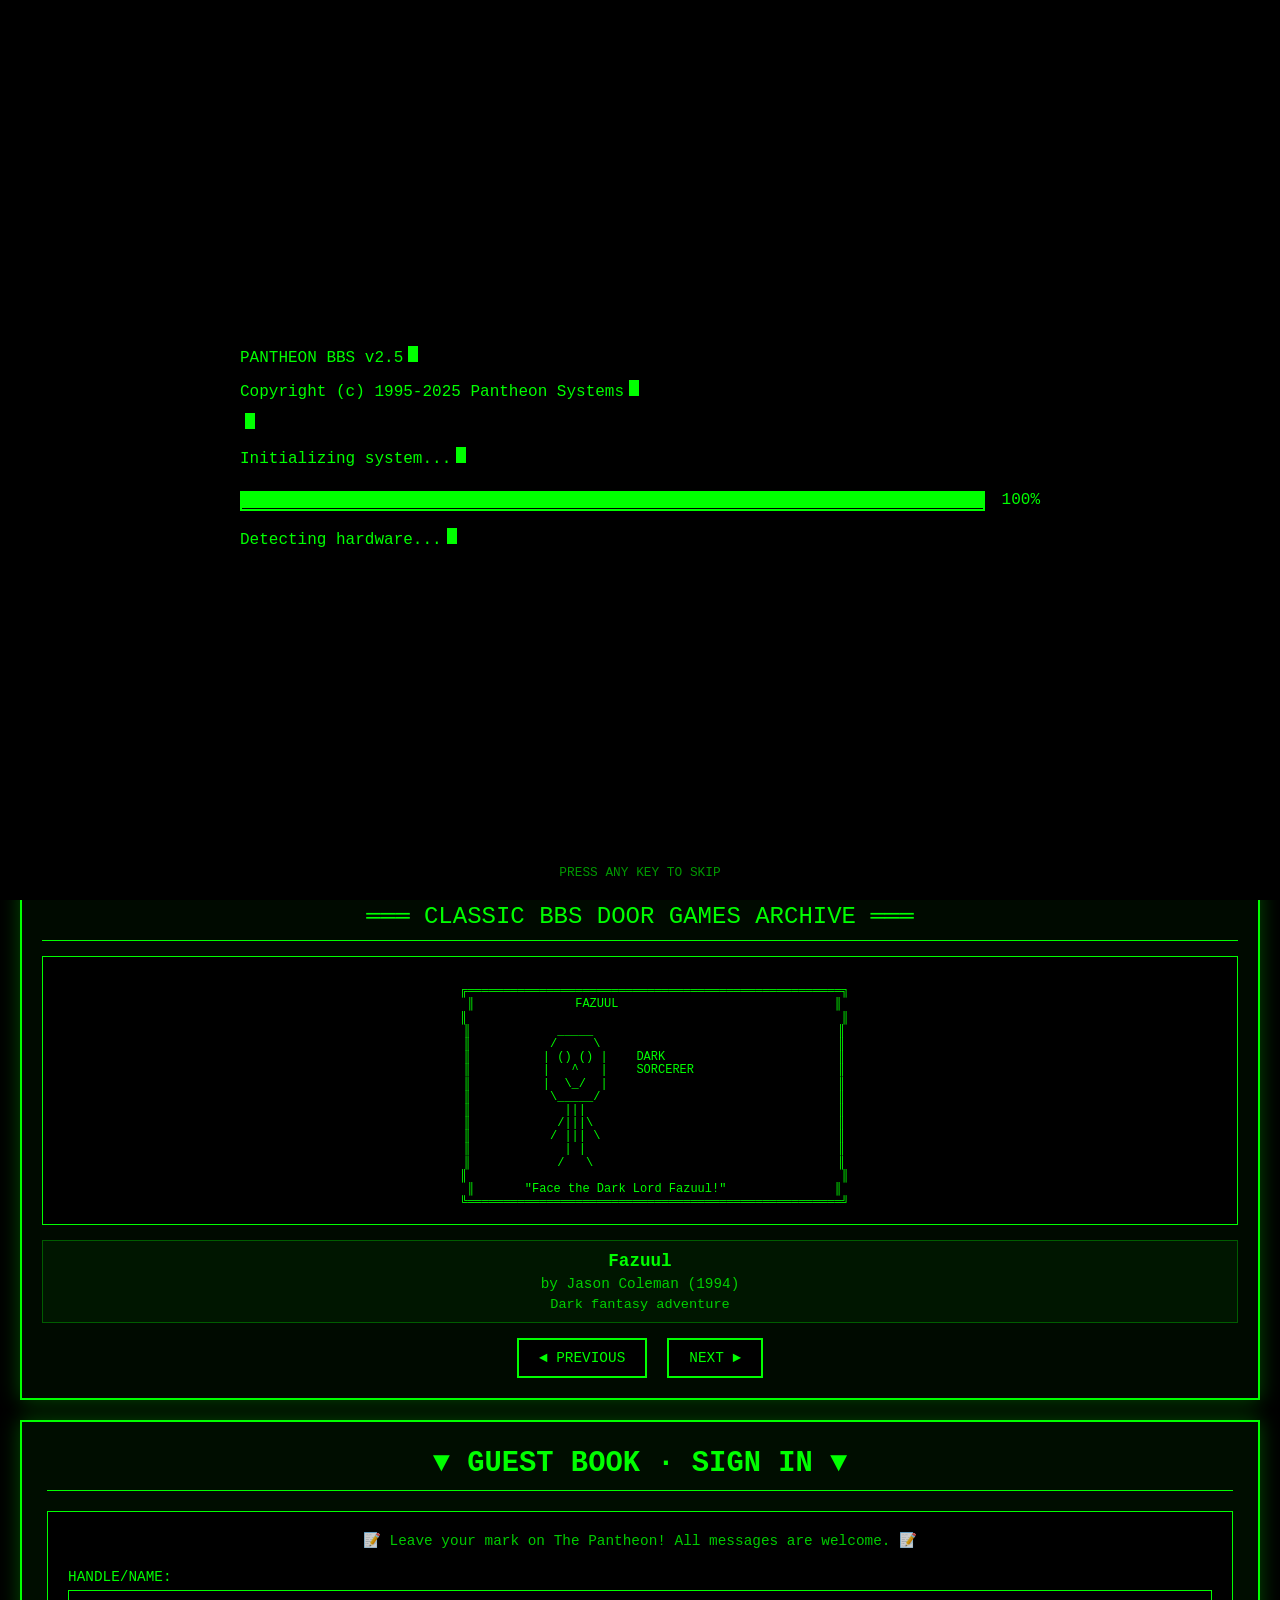
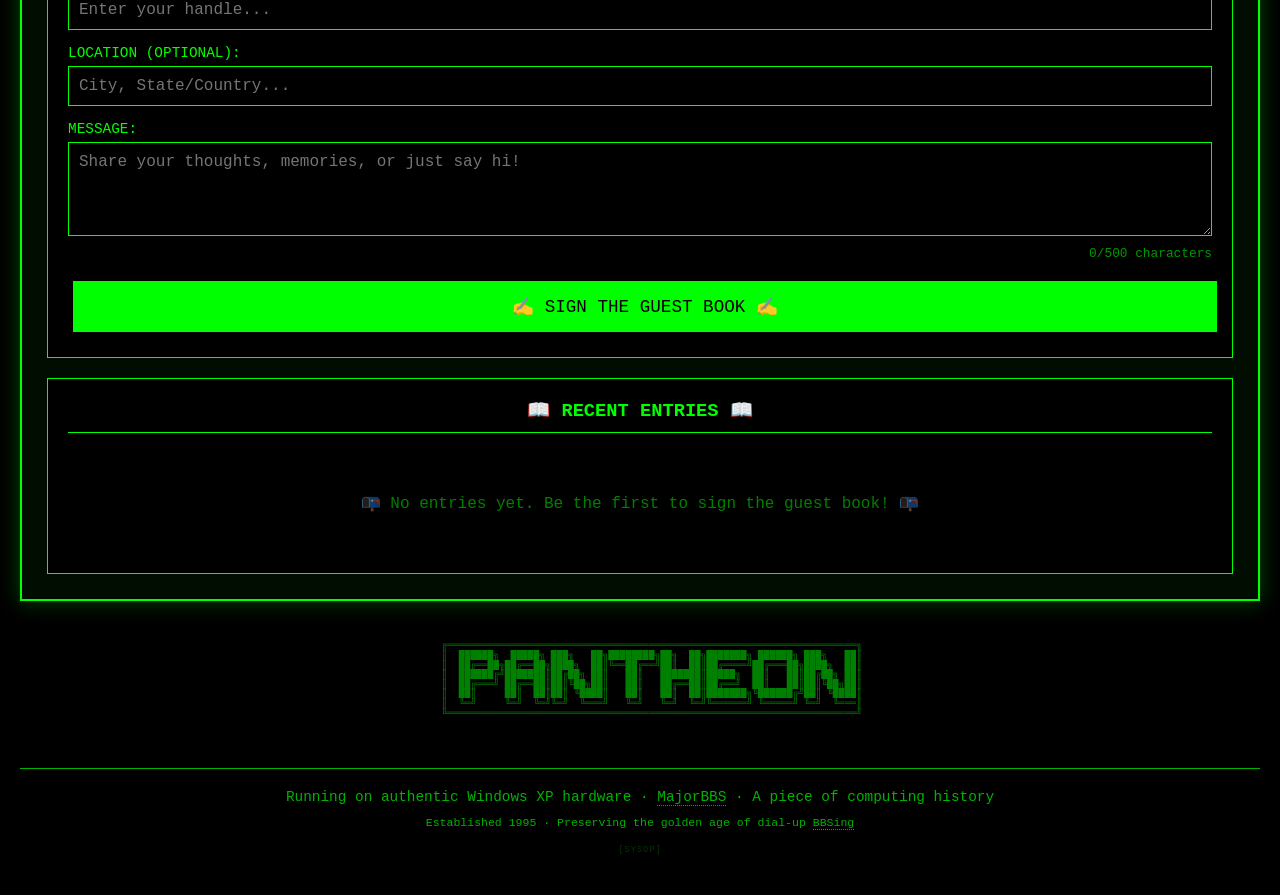
<file: index.backup.html>
<!DOCTYPE html>
<html lang="en">
<head>
    <meta charset="UTF-8">
    <meta name="viewport" content="width=device-width, initial-scale=1.0">
    <title>The Pantheon Major BBS</title>
    
    <!-- 
    ═══════════════════════════════════════════════════════════════
    WELCOME, HACKER!
    You found the secret developer notes. Nice work!
    
    EASTER EGG HINTS:
    • Try the classic Konami Code: ↑ ↑ ↓ ↓ ← → ← → B A
    • There's a mysterious π symbol hidden on the page...
      (Shift + Click or Ctrl + Shift + Click)
    • Type "SYSOP" anywhere on the page for admin access
    
    Happy exploring! - The Sysop
    ═══════════════════════════════════════════════════════════════
    -->
    
    <link href="ftelnet.css" rel="stylesheet">
    <script src="ftelnet.rip.xfer.min.js" id="fTelnetScript"></script>
    <style>
        * {
            margin: 0;
            padding: 0;
            box-sizing: border-box;
        }

        @keyframes scanline {
            0% { transform: translateY(-100%); }
            100% { transform: translateY(100%); }
        }

        @keyframes flicker {
            0%, 100% { opacity: 1; }
            50% { opacity: 0.95; }
        }

        @keyframes glow-pulse {
            0%, 100% { text-shadow: 0 0 10px #0f0, 0 0 20px #0f0; }
            50% { text-shadow: 0 0 20px #0f0, 0 0 30px #0f0, 0 0 40px #0f0; }
        }

        body {
            background: #000;
            color: #0f0;
            font-family: 'Courier New', Courier, monospace;
            min-height: 100vh;
            display: flex;
            flex-direction: column;
            position: relative;
            overflow-x: hidden;
        }

        /* CRT scanline effect */
        body::before {
            content: "";
            position: fixed;
            top: 0;
            left: 0;
            width: 100%;
            height: 100%;
            background: linear-gradient(
                to bottom,
                transparent 50%,
                rgba(0, 255, 0, 0.02) 51%
            );
            background-size: 100% 4px;
            pointer-events: none;
            z-index: 1000;
            animation: flicker 0.15s infinite;
        }

        /* Moving scanline */
        body::after {
            content: "";
            position: fixed;
            top: 0;
            left: 0;
            width: 100%;
            height: 3px;
            background: rgba(0, 255, 0, 0.1);
            pointer-events: none;
            z-index: 1001;
            animation: scanline 6s linear infinite;
        }

        .stars {
            position: fixed;
            top: 0;
            left: 0;
            width: 100%;
            height: 100%;
            pointer-events: none;
            z-index: 0;
        }

        .star {
            position: absolute;
            width: 2px;
            height: 2px;
            background: #0f0;
            opacity: 0.3;
            animation: twinkle 3s infinite;
        }

        @keyframes twinkle {
            0%, 100% { opacity: 0.3; }
            50% { opacity: 0.8; }
        }

        .container {
            max-width: 1400px;
            width: 100%;
            margin: 0 auto;
            padding: 20px;
            position: relative;
            z-index: 1;
            flex: 1;
            display: flex;
            flex-direction: column;
        }

        .header {
            text-align: center;
            margin-bottom: 30px;
            padding: 30px 20px;
            border: 3px double #0f0;
            background: rgba(0, 17, 0, 0.8);
            position: relative;
            overflow: hidden;
        }

        .header::before {
            content: "";
            position: absolute;
            top: -2px;
            left: -2px;
            right: -2px;
            bottom: -2px;
            background: linear-gradient(45deg, #0f0, transparent, #0f0);
            opacity: 0.3;
            animation: rotate-border 4s linear infinite;
            z-index: -1;
        }

        @keyframes rotate-border {
            0% { transform: rotate(0deg); }
            100% { transform: rotate(360deg); }
        }

        h1 {
            font-size: clamp(1.5rem, 5vw, 3rem);
            margin-bottom: 10px;
            animation: glow-pulse 3s infinite;
            letter-spacing: 0.1em;
        }

        .tagline {
            font-size: clamp(0.8rem, 2vw, 1.2rem);
            opacity: 0.8;
            margin-top: 10px;
        }

        .status-bar {
            display: flex;
            justify-content: space-around;
            padding: 15px;
            background: rgba(0, 17, 0, 0.6);
            border: 1px solid #0f0;
            margin-bottom: 20px;
            flex-wrap: wrap;
            gap: 10px;
            align-items: center;
        }

        .visitor-counter {
            position: fixed;
            bottom: 20px;
            right: 20px;
            display: flex;
            flex-direction: column;
            align-items: center;
            gap: 3px;
            padding: 8px;
            background: rgba(0, 17, 0, 0.95);
            border: 2px solid #0f0;
            box-shadow: 0 0 20px rgba(0, 255, 0, 0.3), inset 0 0 10px rgba(0, 255, 0, 0.2);
            z-index: 1002;
        }

        .counter-label {
            font-size: 0.5rem;
            opacity: 0.8;
            letter-spacing: 0.05em;
        }

        .counter-display {
            display: flex;
            gap: 2px;
        }

        .counter-digit {
            background: #000;
            border: 1px solid #0f0;
            color: #0f0;
            font-family: 'Courier New', monospace;
            font-size: 0.9rem;
            font-weight: bold;
            width: 18px;
            height: 24px;
            display: flex;
            align-items: center;
            justify-content: center;
            text-shadow: 0 0 5px #0f0;
            box-shadow: inset 0 0 3px rgba(0, 255, 0, 0.3);
        }

        .status-item {
            display: flex;
            align-items: center;
            gap: 8px;
        }

        .status-indicator {
            width: 10px;
            height: 10px;
            background: #0f0;
            border-radius: 50%;
            animation: pulse 2s infinite;
        }

        @keyframes pulse {
            0%, 100% { opacity: 1; box-shadow: 0 0 5px #0f0; }
            50% { opacity: 0.5; box-shadow: 0 0 15px #0f0; }
        }

        .connection-panel {
            background: rgba(0, 17, 0, 0.8);
            border: 2px solid #0f0;
            padding: 25px;
            margin-bottom: 20px;
            box-shadow: 0 0 20px rgba(0, 255, 0, 0.3);
        }

        .connection-panel h2 {
            text-align: center;
            margin-bottom: 20px;
            font-size: clamp(1.2rem, 3vw, 1.8rem);
            border-bottom: 1px solid #0f0;
            padding-bottom: 10px;
        }

        .connection-info {
            background: #000;
            border: 1px solid #0f0;
            padding: 20px;
            text-align: center;
            margin-bottom: 20px;
        }

        .address {
            font-size: clamp(1rem, 2.5vw, 1.5rem);
            color: #fff;
            margin: 15px 0;
            word-break: break-all;
            font-weight: bold;
        }

        .button-grid {
            display: grid;
            grid-template-columns: repeat(auto-fit, minmax(200px, 1fr));
            gap: 15px;
            margin-top: 20px;
        }

        .btn {
            background: #000;
            border: 2px solid #0f0;
            color: #0f0;
            padding: 15px 20px;
            cursor: pointer;
            font-family: 'Courier New', monospace;
            font-size: 1rem;
            transition: all 0.3s;
            text-decoration: none;
            display: flex;
            flex-direction: column;
            align-items: center;
            justify-content: center;
            gap: 5px;
            position: relative;
            overflow: hidden;
        }

        .btn::before {
            content: "";
            position: absolute;
            top: 50%;
            left: 50%;
            width: 0;
            height: 0;
            background: rgba(0, 255, 0, 0.1);
            transform: translate(-50%, -50%);
            transition: width 0.3s, height 0.3s;
        }

        .btn:hover::before {
            width: 100%;
            height: 100%;
        }

        .btn:hover {
            background: rgba(0, 255, 0, 0.1);
            box-shadow: 0 0 20px rgba(0, 255, 0, 0.5);
            transform: translateY(-2px);
        }

        .btn-primary {
            border-color: #fff;
            color: #fff;
            font-weight: bold;
        }

        .btn-primary:hover {
            background: rgba(255, 255, 255, 0.1);
            box-shadow: 0 0 20px rgba(255, 255, 255, 0.5);
        }

        .rgb-border-wrapper {
            position: relative;
            padding: 4px;
            background: linear-gradient(
                45deg,
                #ff0000,
                #ff7300,
                #fffb00,
                #48ff00,
                #00ffd5,
                #002bff,
                #7a00ff,
                #ff00c8,
                #ff0000
            );
            background-size: 400% 400%;
            animation: rgb-rotate 3s linear infinite;
            border-radius: 2px;
        }

        .rgb-border-wrapper::before {
            content: "";
            position: absolute;
            inset: -8px;
            background: inherit;
            background-size: 400% 400%;
            filter: blur(15px);
            opacity: 0.7;
            z-index: -1;
            animation: rgb-rotate 3s linear infinite;
        }

        .rgb-border-wrapper .btn {
            margin: 0;
            width: 100%;
        }

        .rgb-border-wrapper:hover {
            animation: rgb-rotate 1.5s linear infinite;
        }

        .rgb-border-wrapper:hover::before {
            animation: rgb-rotate 1.5s linear infinite;
            filter: blur(20px);
        }

        @keyframes rgb-rotate {
            0% { background-position: 0% 50%; }
            50% { background-position: 100% 50%; }
            100% { background-position: 0% 50%; }
        }

        .btn-primary:hover {
            background: rgba(255, 255, 255, 0.1);
            box-shadow: 0 0 30px rgba(255, 255, 255, 0.5);
            transform: translateY(-3px) scale(1.02);
        }

        .btn-primary:hover::after {
            filter: blur(3px);
            animation: rgb-rotate 1.5s linear infinite;
        }

        .copy-btn {
            background: #0f0;
            color: #000;
            border: none;
            padding: 10px 20px;
            margin: 5px;
            cursor: pointer;
            font-family: 'Courier New', monospace;
            font-size: 0.9rem;
            transition: all 0.2s;
        }

        .copy-btn:hover {
            background: #0c0;
            box-shadow: 0 0 15px #0f0;
            transform: scale(1.05);
        }

        #fTelnetContainer {
            margin-top: 20px;
            width: 100%;
            height: 630px;
            display: none;
            border: 2px solid #0f0;
            box-shadow: 0 0 30px rgba(0, 255, 0, 0.4);
            background: #000;
        }
        
        #fTelnetContainer.active {
            display: block;
            animation: terminal-boot 0.5s;
        }

        @keyframes terminal-boot {
            0% { opacity: 0; transform: scale(0.95); }
            100% { opacity: 1; transform: scale(1); }
        }

        .footer {
            text-align: center;
            padding: 20px;
            border-top: 1px solid #0f0;
            margin-top: 30px;
            opacity: 0.7;
            font-size: 0.9rem;
        }

        .sound-toggle {
            position: fixed;
            top: 20px;
            right: 20px;
            background: rgba(0, 17, 0, 0.9);
            border: 2px solid #0f0;
            color: #0f0;
            padding: 10px 15px;
            cursor: pointer;
            font-family: 'Courier New', monospace;
            font-size: 1.2rem;
            z-index: 1002;
            transition: all 0.3s;
        }

        .sound-toggle:hover {
            background: rgba(0, 255, 0, 0.2);
            box-shadow: 0 0 15px rgba(0, 255, 0, 0.5);
        }

        .sound-toggle.muted {
            opacity: 0.5;
        }

        .pi-symbol {
            position: fixed;
            bottom: 100px;
            right: 20px;
            background: transparent;
            border: none;
            color: #0f0;
            padding: 5px;
            cursor: pointer;
            font-family: 'Courier New', monospace;
            font-size: 1.8rem;
            z-index: 1002;
            transition: all 0.3s;
            opacity: 0.15;
        }

        .pi-symbol:hover {
            opacity: 0.4;
        }

        /* Retro Loading Screen */
        .loading-screen {
            position: fixed;
            top: 0;
            left: 0;
            width: 100%;
            height: 100%;
            background: #000;
            z-index: 99999;
            display: flex;
            flex-direction: column;
            justify-content: center;
            align-items: center;
            font-family: 'Courier New', monospace;
            color: #0f0;
            padding: 20px;
            opacity: 1;
            transition: opacity 0.5s;
        }

        .loading-screen.hidden {
            opacity: 0;
            pointer-events: none;
        }

        .loading-terminal {
            max-width: 800px;
            width: 100%;
            text-align: left;
            font-size: clamp(0.7rem, 2vw, 1rem);
            line-height: 1.6;
        }

        .loading-line {
            margin: 8px 0;
            opacity: 0;
            animation: fadeInLine 0.3s forwards;
        }

        @keyframes fadeInLine {
            to { opacity: 1; }
        }

        .loading-progress {
            display: flex;
            align-items: center;
            gap: 10px;
            margin: 15px 0;
        }

        .progress-bar {
            flex: 1;
            height: 20px;
            border: 2px solid #0f0;
            background: #000;
            position: relative;
            overflow: hidden;
        }

        .progress-fill {
            height: 100%;
            background: #0f0;
            width: 0%;
            transition: width 0.3s;
            box-shadow: 0 0 10px #0f0;
        }

        .progress-percent {
            min-width: 45px;
            text-align: right;
        }

        .loading-cursor {
            display: inline-block;
            width: 10px;
            height: 1em;
            background: #0f0;
            animation: blink 1s infinite;
            margin-left: 5px;
        }

        @keyframes blink {
            0%, 49% { opacity: 1; }
            50%, 100% { opacity: 0; }
        }

        .skip-hint {
            position: absolute;
            bottom: 20px;
            left: 50%;
            transform: translateX(-50%);
            font-size: 0.8em;
            opacity: 0.6;
            text-align: center;
        }

        .system-ready {
            font-size: 1.5em;
            text-align: center;
            margin-top: 30px;
            animation: glow-pulse 2s infinite;
        }

        /* ============================================
           DOS LOGIN SCREEN STYLES - START
           (DELETE THIS SECTION TO REMOVE LOGIN)
           ============================================ */
        .dos-login-screen {
            position: fixed;
            top: 0;
            left: 0;
            width: 100%;
            height: 100%;
            background: #000;
            z-index: 99998;
            display: flex;
            flex-direction: column;
            justify-content: center;
            align-items: center;
            font-family: 'Courier New', monospace;
            color: #0f0;
            padding: 20px;
            opacity: 1;
            transition: opacity 0.5s;
        }

        .dos-login-screen.hidden {
            opacity: 0;
            pointer-events: none;
        }

        .login-container {
            max-width: 600px;
            width: 100%;
            text-align: left;
        }

        .login-header {
            font-size: clamp(1rem, 3vw, 1.5rem);
            margin-bottom: 30px;
            text-align: center;
            border: 2px solid #0f0;
            padding: 20px;
            box-shadow: 0 0 20px rgba(0, 255, 0, 0.3);
        }

        .login-prompt {
            font-size: clamp(0.9rem, 2vw, 1.2rem);
            margin-bottom: 10px;
        }

        .login-input-line {
            display: flex;
            align-items: center;
            gap: 10px;
            margin-bottom: 20px;
            position: relative;
        }

        .login-input {
            background: transparent;
            border: none;
            color: #0f0;
            font-family: 'Courier New', monospace;
            font-size: clamp(0.9rem, 2vw, 1.2rem);
            outline: none;
            flex: 1;
            text-shadow: 0 0 5px #0f0;
            caret-color: transparent; /* Hide default cursor */
        }

        .login-cursor {
            display: inline-block;
            width: 10px;
            height: 1.2em;
            background: #0f0;
            animation: blink 1s infinite;
            vertical-align: text-bottom;
            position: absolute;
            left: 20px;
            transition: left 0.05s;
        }

        .login-hint {
            font-size: clamp(0.7rem, 1.5vw, 0.9rem);
            opacity: 0.6;
            margin-top: 20px;
            text-align: center;
        }

        .returning-user-message {
            font-size: clamp(1rem, 2.5vw, 1.3rem);
            text-align: center;
            animation: glow-pulse 2s infinite;
        }
        /* ============================================
           DOS LOGIN SCREEN STYLES - END
           ============================================ */

        /* ASCII Art Gallery Styles */
        .ascii-gallery {
            background: rgba(0, 17, 0, 0.6);
            border: 2px solid #0f0;
            padding: 20px;
            margin-bottom: 20px;
            box-shadow: 0 0 20px rgba(0, 255, 0, 0.3);
        }

        .gallery-header {
            text-align: center;
            margin-bottom: 15px;
            font-size: clamp(1rem, 2.5vw, 1.5rem);
            border-bottom: 1px solid #0f0;
            padding-bottom: 10px;
        }

        .ascii-display {
            background: #000;
            border: 1px solid #0f0;
            padding: 15px;
            font-family: 'Courier New', monospace;
            font-size: clamp(0.5rem, 1.5vw, 0.75rem);
            line-height: 1.1;
            text-align: center;
            overflow-x: auto;
            margin-bottom: 15px;
            white-space: pre;
        }

        .game-info {
            text-align: center;
            margin-bottom: 15px;
            padding: 10px;
            background: rgba(0, 255, 0, 0.05);
            border: 1px solid rgba(0, 255, 0, 0.3);
        }

        .game-title {
            font-size: 1.1em;
            font-weight: bold;
            margin-bottom: 5px;
        }

        .game-author {
            font-size: 0.9em;
            opacity: 0.8;
        }

        .gallery-controls {
            display: flex;
            justify-content: center;
            gap: 20px;
        }

        .gallery-btn {
            background: #000;
            border: 2px solid #0f0;
            color: #0f0;
            padding: 10px 20px;
            cursor: pointer;
            font-family: 'Courier New', monospace;
            font-size: 0.9rem;
            transition: all 0.3s;
        }

        .gallery-btn:hover {
            background: rgba(0, 255, 0, 0.1);
            box-shadow: 0 0 15px rgba(0, 255, 0, 0.5);
            transform: translateY(-2px);
        }

        /* Collapsible Guestbook */
        .collapsible-header {
            cursor: pointer;
            user-select: none;
            transition: all 0.3s;
        }

        .collapsible-header:hover {
            text-shadow: 0 0 15px currentColor;
            transform: translateX(5px);
        }

        .collapsible-content {
            max-height: 2000px;
            overflow: hidden;
            transition: max-height 0.5s ease-out, opacity 0.3s;
            opacity: 1;
        }

        .collapsible-content.collapsed {
            max-height: 0;
            opacity: 0;
        }

        .collapse-indicator {
            display: inline-block;
            transition: transform 0.3s;
        }

        .collapse-indicator.collapsed {
            transform: rotate(-90deg);
        }

        /* SYSOP Admin Panel Styles */
        .sysop-panel {
            position: fixed;
            top: 50%;
            left: 50%;
            transform: translate(-50%, -50%);
            width: 90%;
            max-width: 700px;
            max-height: 80vh;
            background: rgba(0, 0, 0, 0.95);
            border: 3px solid #0f0;
            box-shadow: 0 0 30px rgba(0, 255, 0, 0.5), inset 0 0 30px rgba(0, 255, 0, 0.1);
            z-index: 100000;
            display: none;
            overflow-y: auto;
            font-family: 'Courier New', monospace;
        }

        .sysop-panel.active {
            display: block;
            animation: panel-appear 0.3s;
        }

        @keyframes panel-appear {
            from { opacity: 0; transform: translate(-50%, -50%) scale(0.9); }
            to { opacity: 1; transform: translate(-50%, -50%) scale(1); }
        }

        .sysop-header {
            background: #0f0;
            color: #000;
            padding: 15px;
            text-align: center;
            font-weight: bold;
            font-size: 1.2em;
            position: relative;
            border-bottom: 2px solid #0f0;
        }

        .sysop-close {
            position: absolute;
            right: 15px;
            top: 50%;
            transform: translateY(-50%);
            cursor: pointer;
            font-size: 1.5em;
            font-weight: bold;
            transition: all 0.2s;
        }

        .sysop-close:hover {
            color: #f00;
            transform: translateY(-50%) scale(1.2);
        }

        .sysop-content {
            padding: 20px;
            color: #0f0;
        }

        .sysop-section {
            margin-bottom: 20px;
            padding: 15px;
            border: 1px solid rgba(0, 255, 0, 0.3);
            background: rgba(0, 255, 0, 0.05);
        }

        .sysop-section-title {
            font-weight: bold;
            margin-bottom: 10px;
            padding-bottom: 5px;
            border-bottom: 1px solid rgba(0, 255, 0, 0.5);
            display: flex;
            align-items: center;
            gap: 10px;
        }

        .sysop-control {
            display: flex;
            justify-content: space-between;
            align-items: center;
            padding: 10px;
            margin: 5px 0;
            background: rgba(0, 0, 0, 0.5);
            border: 1px solid rgba(0, 255, 0, 0.2);
            transition: all 0.2s;
        }

        .sysop-control:hover {
            background: rgba(0, 255, 0, 0.1);
            border-color: #0f0;
        }

        .sysop-button {
            background: #000;
            border: 2px solid #0f0;
            color: #0f0;
            padding: 8px 15px;
            cursor: pointer;
            font-family: 'Courier New', monospace;
            transition: all 0.2s;
            font-size: 0.9em;
        }

        .sysop-button:hover {
            background: rgba(0, 255, 0, 0.2);
            box-shadow: 0 0 15px rgba(0, 255, 0, 0.5);
        }

        .sysop-button:active {
            transform: scale(0.95);
        }

        .sysop-toggle {
            width: 50px;
            height: 25px;
            background: #000;
            border: 2px solid #0f0;
            position: relative;
            cursor: pointer;
            transition: all 0.3s;
        }

        .sysop-toggle::after {
            content: "";
            position: absolute;
            top: 2px;
            left: 2px;
            width: 18px;
            height: 18px;
            background: #f00;
            transition: all 0.3s;
        }

        .sysop-toggle.on {
            background: rgba(0, 255, 0, 0.2);
        }

        .sysop-toggle.on::after {
            left: 26px;
            background: #0f0;
            box-shadow: 0 0 10px #0f0;
        }

        .sysop-input {
            background: #000;
            border: 1px solid #0f0;
            color: #0f0;
            padding: 5px 10px;
            font-family: 'Courier New', monospace;
            width: 100px;
        }

        .sysop-select {
            background: #000;
            border: 1px solid #0f0;
            color: #0f0;
            padding: 5px 10px;
            font-family: 'Courier New', monospace;
        }

        .status-indicator-sysop {
            display: inline-block;
            width: 10px;
            height: 10px;
            border-radius: 50%;
            background: #0f0;
            box-shadow: 0 0 10px #0f0;
            animation: pulse 2s infinite;
        }

        .broadcast-message {
            position: fixed;
            top: 20px;
            left: 50%;
            transform: translateX(-50%);
            background: rgba(0, 17, 0, 0.95);
            border: 3px solid #0f0;
            padding: 20px 40px;
            z-index: 99999;
            color: #0f0;
            font-family: 'Courier New', monospace;
            box-shadow: 0 0 30px rgba(0, 255, 0, 0.5);
            animation: broadcast-flash 0.5s infinite;
            text-align: center;
        }

        @keyframes broadcast-flash {
            0%, 100% { opacity: 1; }
            50% { opacity: 0.7; }
        }

        .ascii-art {
            font-size: 0.6rem;
            line-height: 1;
            opacity: 0.5;
            margin: 20px 0;
            text-align: center;
            overflow-x: auto;
        }

        /* Mobile optimizations */
        @media (max-width: 768px) {
            .container {
                padding: 10px;
            }

            .header {
                padding: 20px 10px;
            }

            .status-bar {
                flex-direction: column;
            }

            .button-grid {
                grid-template-columns: 1fr;
            }

            #fTelnetContainer {
                height: 60vh;
                min-height: 400px;
            }

            .ascii-art {
                font-size: 0.4rem;
            }
        }

        .loading {
            text-align: center;
            color: #0a0;
        }

        .error {
            color: #f00;
            text-align: center;
        }
    </style>
</head>
<body>
    <div class="loading-screen" id="loadingScreen">
        <div class="loading-terminal" id="loadingTerminal">
            <!-- Loading messages will be inserted here by JavaScript -->
        </div>
        <div class="skip-hint">PRESS ANY KEY TO SKIP</div>
    </div>
    
    <!-- ============================================
         DOS LOGIN SCREEN HTML - START
         (DELETE THIS SECTION TO REMOVE LOGIN)
         ============================================ -->
    <div class="dos-login-screen hidden" id="dosLoginScreen">
        <div class="login-container">
            <div class="login-header">
                ╔═══════════════════════════════════════╗<br>
                ║   PANTHEON BBS LOGIN SYSTEM v2.5    ║<br>
                ║      Est. 1995 - Still Online       ║<br>
                ╚═══════════════════════════════════════╝
            </div>
            
            <div id="loginContent">
                <div class="login-prompt">ENTER YOUR HANDLE:</div>
                <div class="login-input-line">
                    <span>></span>
                    <input type="text" 
                           id="handleInput" 
                           class="login-input" 
                           maxlength="20" 
                           autocomplete="off"
                           spellcheck="false">
                    <span class="login-cursor"></span>
                </div>
                <div class="login-hint">
                    [Press ENTER to continue]<br>
                    Choose your BBS handle (e.g., Raven, CyberWolf, Neo)
                </div>
            </div>
        </div>
    </div>
    <!-- ============================================
         DOS LOGIN SCREEN HTML - END
         ============================================ -->
    
    <div class="sysop-overlay" id="sysopOverlay">
        <div class="sysop-message" id="sysopMessage"></div>
        <div class="sysop-terminal" id="sysopTerminal"></div>
    </div>
    
    <canvas class="matrix-canvas" id="matrixCanvas"></canvas>
    <div class="stars" id="stars"></div>
    
    <button class="sound-toggle" id="soundToggle" onclick="toggleSound()" title="Toggle dial-up sound">🔊</button>
    
    <div class="pi-symbol" onclick="checkSysopAccess(event)" title="π">π</div>
    
    <!-- SYSOP Admin Panel -->
    <div class="sysop-panel" id="sysopPanel">
        <div class="sysop-header">
            ⚡ SYSOP CONTROL PANEL ⚡
            <span class="sysop-close" onclick="closeSysopPanel()">✕</span>
        </div>
        <div class="sysop-content">
            <div style="text-align: center; margin-bottom: 20px; padding: 10px; background: rgba(0, 255, 0, 0.1); border: 1px solid #0f0;">
                <span class="status-indicator-sysop"></span> ACCESS LEVEL: ADMINISTRATOR <span class="status-indicator-sysop"></span>
            </div>

            <div class="sysop-section">
                <div class="sysop-section-title">
                    <span class="status-indicator-sysop"></span> VISUAL EFFECTS
                </div>
                <div class="sysop-control">
                    <span>CRT Scanlines</span>
                    <div class="sysop-toggle on" id="toggleScanlines" onclick="toggleScanlines()"></div>
                </div>
                <div class="sysop-control">
                    <span>Background Stars</span>
                    <div class="sysop-toggle on" id="toggleStars" onclick="toggleStars()"></div>
                </div>
                <div class="sysop-control">
                    <span>Matrix Rain</span>
                    <div class="sysop-toggle" id="toggleMatrix" onclick="toggleMatrixRain()"></div>
                </div>
            </div>

            <div class="sysop-section">
                <div class="sysop-section-title">
                    <span class="status-indicator-sysop"></span> COLOR SCHEME
                </div>
                <div class="sysop-control">
                    <span>Terminal Color</span>
                    <select class="sysop-select" onchange="changeColorScheme(this.value)">
                        <option value="green">Green (Classic)</option>
                        <option value="amber">Amber</option>
                        <option value="blue">Blue</option>
                        <option value="red">Red</option>
                        <option value="white">White</option>
                    </select>
                </div>
            </div>

            <div class="sysop-section">
                <div class="sysop-section-title">
                    <span class="status-indicator-sysop"></span> SYSTEM CONTROLS
                </div>
                <div class="sysop-control">
                    <span>Visitor Counter</span>
                    <div style="display: flex; gap: 10px; align-items: center;">
                        <input type="number" class="sysop-input" id="counterInput" placeholder="000000" max="999999">
                        <button class="sysop-button" onclick="setCounter()">SET</button>
                    </div>
                </div>
                <div class="sysop-control">
                    <span>Broadcast Message</span>
                    <button class="sysop-button" onclick="showBroadcast()">📢 SEND</button>
                </div>
                <div class="sysop-control">
                    <span>Clear User Data</span>
                    <button class="sysop-button" onclick="clearUserData()">🗑️ RESET</button>
                </div>
            </div>

            <div class="sysop-section">
                <div class="sysop-section-title">
                    <span class="status-indicator-sysop"></span> EMERGENCY
                </div>
                <div class="sysop-control">
                    <span>System Reboot</span>
                    <button class="sysop-button" onclick="systemReboot()" style="border-color: #f00; color: #f00;">⚠️ REBOOT</button>
                </div>
            </div>

            <div style="text-align: center; margin-top: 20px; padding: 10px; opacity: 0.6; font-size: 0.8em;">
                Press ESC to close | SysOp since 1995
            </div>
        </div>
    </div>
    
    <audio id="modemSound" preload="auto">
        <source src="modem.mp3" type="audio/mpeg">
    </audio>
    
    <div class="container">
        <div class="header">
            <h1>═══ THE PANTHEON MAJOR <span class="bbs-term">BBS<span class="bbs-tooltip">Bulletin Board System - A computer system that allowed users to dial in via modem to read messages, play games, and chat before the World Wide Web existed (1980s-1990s).</span></span> ═══</h1>
            <div class="tagline">⚡ Since 1995 · Keeping the Legacy Alive · 30 Years Strong ⚡</div>
        </div>

        <div class="status-bar">
            <div class="status-item">
                <div class="status-indicator"></div>
                <span>SYSTEM ONLINE</span>
            </div>
            <div class="status-item">
                <div class="status-indicator"></div>
                <span>TUNNELS ACTIVE</span>
            </div>
            <div class="status-item">
                <div class="status-indicator"></div>
                <span id="lastUpdated" class="loading">LOADING...</span>
            </div>
            <!-- DOS LOGIN: User welcome message (DELETE THIS to remove) -->
            <div class="status-item" id="userWelcome" style="display: none;">
                <div class="status-indicator"></div>
                <span id="welcomeMessage">WELCOME</span>
            </div>
        </div>

        <div class="connection-panel">
            <h2>▼ CONNECTION INFORMATION ▼</h2>
            <div class="connection-info" id="connectionInfo">
                <div class="loading">Establishing connection to mainframe...</div>
            </div>
        </div>

        <div class="connection-panel">
            <h2>▼ ACCESS METHODS ▼</h2>
            <div class="button-grid">
                <div class="rgb-border-wrapper">
                    <button class="btn btn-primary" onclick="connectViaWeb()">
                        <span style="font-size: 1.5em;">⚡</span>
                        <strong>INSTANT WEB ACCESS</strong>
                        <span style="font-size: 0.8em;">Connect Now</span>
                    </button>
                </div>
                <a href="https://www.putty.org" target="_blank" class="btn">
                    <span style="font-size: 1.5em;">💻</span>
                    <strong>PuTTY</strong>
                    <span style="font-size: 0.8em;">Windows Client</span>
                </a>
                <a href="https://apps.apple.com/us/app/termius-ssh-client/id549039908" target="_blank" class="btn">
                    <span style="font-size: 1.5em;">🍎</span>
                    <strong>Termius</strong>
                    <span style="font-size: 0.8em;">Mac/iOS Client</span>
                </a>
                <a href="https://play.google.com/store/apps/details?id=com.sonelli.juicessh" target="_blank" class="btn">
                    <span style="font-size: 1.5em;">🤖</span>
                    <strong>JuiceSSH</strong>
                    <span style="font-size: 0.8em;">Android Client</span>
                </a>
            </div>
        </div>

        <!-- ASCII Door Games Gallery -->
        <div class="connection-panel ascii-gallery">
            <div class="gallery-header">
                ═══ CLASSIC BBS DOOR GAMES ARCHIVE ═══
            </div>
            
            <div class="ascii-display" id="asciiArtDisplay">
                <!-- ASCII art will be inserted here -->
            </div>
            
            <div class="game-info" id="gameInfo">
                <!-- Game info will be inserted here -->
            </div>
            
            <div class="gallery-controls">
                <button class="gallery-btn" onclick="previousArt()">◄ PREVIOUS</button>
                <button class="gallery-btn" onclick="nextArt()">NEXT ►</button>
            </div>
        </div>

        <div class="connection-panel">
            <h2 class="collapsible-header" onclick="toggleGuestbook()">
                <span class="collapse-indicator" id="guestbookIndicator">▼</span> GUEST BOOK · SIGN IN <span class="collapse-indicator" id="guestbookIndicator2">▼</span>
            </h2>
            <div class="collapsible-content" id="guestbookContent">
            <div style="background: #000; border: 1px solid currentColor; padding: 20px; margin-bottom: 20px;">
                <div style="text-align: center; margin-bottom: 20px; opacity: 0.8; font-size: 0.9em;">
                    📝 Leave your mark on The Pantheon! All messages are welcome. 📝
                </div>
                <form id="guestbookForm" onsubmit="submitGuestbookEntry(event)">
                    <div style="margin-bottom: 15px;">
                        <label style="display: block; margin-bottom: 5px; font-size: 0.9em;">HANDLE/NAME:</label>
                        <input type="text" id="guestName" maxlength="30" required 
                            style="width: 100%; background: #000; border: 1px solid currentColor; color: inherit; padding: 10px; font-family: 'Courier New', monospace; font-size: 1em;"
                            placeholder="Enter your handle...">
                    </div>
                    <div style="margin-bottom: 15px;">
                        <label style="display: block; margin-bottom: 5px; font-size: 0.9em;">LOCATION (OPTIONAL):</label>
                        <input type="text" id="guestLocation" maxlength="50"
                            style="width: 100%; background: #000; border: 1px solid currentColor; color: inherit; padding: 10px; font-family: 'Courier New', monospace; font-size: 1em;"
                            placeholder="City, State/Country...">
                    </div>
                    <div style="margin-bottom: 15px;">
                        <label style="display: block; margin-bottom: 5px; font-size: 0.9em;">MESSAGE:</label>
                        <textarea id="guestMessage" maxlength="500" rows="4" required
                            style="width: 100%; background: #000; border: 1px solid currentColor; color: inherit; padding: 10px; font-family: 'Courier New', monospace; font-size: 1em; resize: vertical;"
                            placeholder="Share your thoughts, memories, or just say hi!"></textarea>
                        <div style="text-align: right; font-size: 0.8em; opacity: 0.6; margin-top: 5px;">
                            <span id="charCount">0</span>/500 characters
                        </div>
                    </div>
                    <button type="submit" class="copy-btn" style="width: 100%; padding: 15px; font-size: 1.1em;">
                        ✍️ SIGN THE GUEST BOOK ✍️
                    </button>
                </form>
            </div>
            
            <div style="background: #000; border: 1px solid currentColor; padding: 20px;">
                <h3 style="text-align: center; margin-bottom: 20px; border-bottom: 1px solid currentColor; padding-bottom: 10px;">
                    📖 RECENT ENTRIES 📖
                </h3>
                <div id="guestbookEntries" style="max-height: 400px; overflow-y: auto;">
                    <div style="text-align: center; opacity: 0.5; padding: 20px;">
                        Loading entries...
                    </div>
                </div>
            </div>
            </div> <!-- End collapsible-content -->
        </div>

        <div id="fTelnetContainer"></div>

        <div class="ascii-art">
<pre>
    ╔═══════════════════════════════════════════════════════════════════════╗
    ║  ██████╗  █████╗ ███╗   ██╗████████╗██╗  ██╗███████╗ ██████╗ ███╗   ██║
    ║  ██╔══██╗██╔══██╗████╗  ██║╚══██╔══╝██║  ██║██╔════╝██╔═══██╗████╗  ██║
    ║  ██████╔╝███████║██╔██╗ ██║   ██║   ███████║█████╗  ██║   ██║██╔██╗ ██║
    ║  ██╔═══╝ ██╔══██║██║╚██╗██║   ██║   ██╔══██║██╔══╝  ██║   ██║██║╚██╗██║
    ║  ██║     ██║  ██║██║ ╚████║   ██║   ██║  ██║███████╗╚██████╔╝██║ ╚████║
    ║  ╚═╝     ╚═╝  ╚═╝╚═╝  ╚═══╝   ╚═╝   ╚═╝  ╚═╝╚══════╝ ╚═════╝ ╚═╝  ╚═══║
    ╚═══════════════════════════════════════════════════════════════════════╝
</pre>
        </div>

        <div class="footer">
            <p>Running on authentic Windows XP hardware · <span class="bbs-term">MajorBBS<span class="bbs-tooltip">Galacticomm's MajorBBS - One of the most popular commercial BBS software packages, known for supporting multiple phone lines and advanced features.</span></span> · A piece of computing history</p>
            <p style="margin-top: 10px; font-size: 0.8em;">Established 1995 · Preserving the golden age of dial-up <span class="bbs-term">BBSing<span class="bbs-tooltip">The act of calling and using a BBS - a hobby that peaked in the early 1990s with millions of systems worldwide.</span></span></p>
            <p style="margin-top: 15px; font-size: 0.6em; opacity: 0.3; letter-spacing: 1px;">[SYSOP]</p>
        </div>
        
        <div class="visitor-counter">
            <div class="counter-label">VISITORS</div>
            <div class="counter-display" id="visitorCounter">
                <div class="counter-digit">0</div>
                <div class="counter-digit">0</div>
                <div class="counter-digit">0</div>
                <div class="counter-digit">0</div>
                <div class="counter-digit">0</div>
                <div class="counter-digit">0</div>
            </div>
            <div style="font-size: 0.5rem; opacity: 0.3; margin-top: 5px; text-align: center; letter-spacing: 1px;">↑↑↓↓←→←→BA</div>
        </div>
    </div>

    <script>
        // Sound control
        let soundEnabled = true;
        const modemSound = document.getElementById('modemSound');
        const soundToggle = document.getElementById('soundToggle');

        function toggleSound() {
            soundEnabled = !soundEnabled;
            soundToggle.textContent = soundEnabled ? '🔊' : '🔇';
            soundToggle.classList.toggle('muted');
            if (!soundEnabled && modemSound) {
                modemSound.pause();
                modemSound.currentTime = 0;
            }
        }

        function playModemSound() {
            if (soundEnabled && modemSound) {
                modemSound.currentTime = 0;
                modemSound.play().catch(e => console.log('Audio play failed:', e));
            }
        }

        // Generate random stars
        function createStars() {
            const container = document.getElementById('stars');
            for (let i = 0; i < 100; i++) {
                const star = document.createElement('div');
                star.className = 'star';
                star.style.left = Math.random() * 100 + '%';
                star.style.top = Math.random() * 100 + '%';
                star.style.animationDelay = Math.random() * 3 + 's';
                container.appendChild(star);
            }
        }

        async function connectViaWeb() {
            try {
                const container = document.getElementById('fTelnetContainer');
                
                // Prevent multiple connections
                if (container.classList.contains('active')) {
                    return; // Already connected
                }
                
                // Play modem sound and wait for it to finish
                playModemSound();
                
                // Show a "dialing" message while modem sound plays
                container.innerHTML = '<div class="xp-loading-container"><div class="xp-loading-text">📞 DIALING...</div><div class="xp-status-text">Please wait for handshake...</div></div>';
                container.classList.add('active');
                container.scrollIntoView({ behavior: 'smooth' });
                
                // Wait for modem sound to finish
                if (!soundEnabled) {
                    // If sound is muted, just wait 2 seconds
                    await new Promise(resolve => setTimeout(resolve, 2000));
                } else {
                    // Wait for sound to end
                    await new Promise((resolve) => {
                        if (modemSound) {
                            modemSound.onended = resolve;
                            // Fallback timeout
                            setTimeout(resolve, 35000);
                        } else {
                            setTimeout(resolve, 2000);
                        }
                    });
                }
                
                // Show Windows XP style loading bar
                container.innerHTML = `
                    <div class="xp-loading-container">
                        <div class="xp-loading-text">✓ Connected</div>
                        <div class="xp-loading-bar">
                            <div class="xp-loading-fill" id="xpProgressBar"></div>
                        </div>
                        <div class="xp-status-text" id="xpStatusText">Initializing terminal...</div>
                    </div>
                `;
                
                // Animate the progress bar
                await animateXPProgress();
                
                // Clear the loading message
                container.innerHTML = '';

                const response = await fetch('connection.json?t=' + new Date().getTime());
                const data = await response.json();

                var Options = new fTelnetOptions();
                Options.ProxyHeaders = { "ngrok-skip-browser-warning": "true" };
                Options.Hostname = "192.168.40.69"; 
                Options.Port = 23;
                Options.ProxyHostname = data.proxy_hostname; 
                Options.ProxyPort = 443; 
                Options.ProxyPortSecure = 443;
                Options.ProxyType = "websocket"; 

                var Client = new fTelnetClient('fTelnetContainer', Options);
            } catch (error) {
                console.error("Connection error:", error);
                alert("Could not establish connection. Error: " + error.message);
            }
        }

        async function animateXPProgress() {
            const progressBar = document.getElementById('xpProgressBar');
            const statusText = document.getElementById('xpStatusText');
            
            const steps = [
                { percent: 20, text: 'Loading protocols...', delay: 300 },
                { percent: 40, text: 'Establishing secure connection...', delay: 400 },
                { percent: 60, text: 'Negotiating terminal settings...', delay: 500 },
                { percent: 80, text: 'Preparing display...', delay: 400 },
                { percent: 100, text: 'Ready!', delay: 300 }
            ];
            
            for (const step of steps) {
                await new Promise(resolve => setTimeout(resolve, step.delay));
                if (progressBar) progressBar.style.width = step.percent + '%';
                if (statusText) statusText.textContent = step.text;
            }
            
            // Wait a moment before showing terminal
            await new Promise(resolve => setTimeout(resolve, 500));
        }

        async function loadConnectionInfo() {
            try {
                const response = await fetch('connection.json?t=' + new Date().getTime());
                const data = await response.json();
                
                document.getElementById('connectionInfo').innerHTML = `
                    <h3 style="color: #0f0; margin-bottom: 15px;">⚡ ACTIVE CONNECTION ⚡</h3>
                    <div class="address">
                        <strong>HOST:</strong> ${data.ip}<br>
                        <strong>PORT:</strong> ${data.port}
                    </div>
                    <div style="margin-top: 15px;">
                        <button class="copy-btn" onclick="navigator.clipboard.writeText('${data.ip}')">📋 COPY IP</button>
                        <button class="copy-btn" onclick="navigator.clipboard.writeText('${data.port}')">📋 COPY PORT</button>
                        <button class="copy-btn" onclick="navigator.clipboard.writeText('telnet ${data.ip} ${data.port}')">📋 COPY COMMAND</button>
                    </div>
                `;
                
                const lastUpdate = new Date(data.last_updated);
                const timeAgo = getTimeAgo(lastUpdate);
                document.getElementById('lastUpdated').textContent = `UPDATED ${timeAgo}`;
                document.getElementById('lastUpdated').classList.remove('loading');
            } catch (error) { 
                console.error(error); 
                document.getElementById('connectionInfo').innerHTML = '<div class="error">⚠ CONNECTION DATA UNAVAILABLE ⚠</div>';
            }
        }

        function getTimeAgo(date) {
            const seconds = Math.floor((new Date() - date) / 1000);
            if (seconds < 60) return 'JUST NOW';
            const minutes = Math.floor(seconds / 60);
            if (minutes < 60) return minutes + 'M AGO';
            const hours = Math.floor(minutes / 60);
            if (hours < 24) return hours + 'H AGO';
            const days = Math.floor(hours / 24);
            return days + 'D AGO';
        }

        // Initialize
        createStars();
        loadConnectionInfo();
        incrementVisitorCount();
        initKonamiCode();
        loadGuestbookEntries();
        setupCharCounter();
        
        // Start loading screen sequence
        startLoadingSequence();
        
        // Auto-refresh connection info every 60 seconds
        setInterval(loadConnectionInfo, 60000);

        /* ============================================
           DOS LOGIN FUNCTIONS - START
           (DELETE THIS SECTION TO REMOVE LOGIN)
           ============================================ */
        
        // Cookie functions
        function setCookie(name, value, days) {
            const expires = new Date();
            expires.setTime(expires.getTime() + (days * 24 * 60 * 60 * 1000));
            document.cookie = name + '=' + value + ';expires=' + expires.toUTCString() + ';path=/';
        }

        function getCookie(name) {
            const nameEQ = name + "=";
            const ca = document.cookie.split(';');
            for(let i = 0; i < ca.length; i++) {
                let c = ca[i];
                while (c.charAt(0) === ' ') c = c.substring(1, c.length);
                if (c.indexOf(nameEQ) === 0) return c.substring(nameEQ.length, c.length);
            }
            return null;
        }

        function deleteCookie(name) {
            document.cookie = name + '=;expires=Thu, 01 Jan 1970 00:00:01 GMT;path=/';
        }

        // Show DOS login after loading screen completes
        async function showDOSLogin() {
            const loginScreen = document.getElementById('dosLoginScreen');
            const handleInput = document.getElementById('handleInput');
            
            // Check if user already has a handle saved
            const savedHandle = getCookie('bbsHandle');
            
            if (savedHandle) {
                // Returning user
                const loginContent = document.getElementById('loginContent');
                loginContent.innerHTML = `
                    <div class="returning-user-message">
                        ╔═══════════════════════════════════════╗<br>
                        ║     WELCOME BACK, ${savedHandle.toUpperCase()}!     ║<br>
                        ║        Last login: ${getLastLoginTime()}        ║<br>
                        ╚═══════════════════════════════════════╝
                    </div>
                `;
                
                loginScreen.classList.remove('hidden');
                
                // Auto-continue after 2 seconds
                setTimeout(() => {
                    loginScreen.classList.add('hidden');
                    setTimeout(() => loginScreen.remove(), 500);
                    
                    // Show welcome in status bar
                    showUserWelcome(savedHandle);
                }, 2000);
                
            } else {
                // New user - show login prompt
                loginScreen.classList.remove('hidden');
                setTimeout(() => {
                    handleInput.focus();
                    
                    // Setup cursor following
                    const cursor = document.querySelector('.login-cursor');
                    const inputLine = document.querySelector('.login-input-line');
                    const prompt = inputLine.querySelector('span:first-child');
                    
                    const updateCursor = () => {
                        // Create a temporary canvas to measure text
                        const canvas = document.createElement('canvas');
                        const context = canvas.getContext('2d');
                        const computedStyle = window.getComputedStyle(handleInput);
                        context.font = computedStyle.fontSize + ' ' + computedStyle.fontFamily;
                        
                        // Measure the typed text
                        const textWidth = context.measureText(handleInput.value).width;
                        
                        // Get the input's position
                        const inputRect = handleInput.getBoundingClientRect();
                        const promptRect = prompt.getBoundingClientRect();
                        
                        // Calculate cursor position (relative to where input text starts)
                        const leftOffset = textWidth + 2; // 2px padding
                        
                        // Position cursor absolutely
                        cursor.style.position = 'absolute';
                        cursor.style.left = (promptRect.width + 10 + leftOffset) + 'px'; // 10px is the gap
                    };
                    
                    // Update cursor on input
                    handleInput.addEventListener('input', updateCursor);
                    
                    // Initial position
                    updateCursor();
                }, 100);
                
                // Handle login submission
                handleInput.addEventListener('keypress', function(e) {
                    if (e.key === 'Enter') {
                        const handle = handleInput.value.trim();
                        if (handle) {
                            processLogin(handle);
                        }
                    }
                });
            }
        }

        function processLogin(handle) {
            const loginContent = document.getElementById('loginContent');
            const loginScreen = document.getElementById('dosLoginScreen');
            
            // Save handle and login time
            setCookie('bbsHandle', handle, 365);
            setCookie('lastLogin', new Date().toISOString(), 365);
            
            // Show access granted message
            loginContent.innerHTML = `
                <div class="returning-user-message">
                    ╔═══════════════════════════════════════╗<br>
                    ║       ACCESS GRANTED                ║<br>
                    ║       WELCOME, ${handle.toUpperCase()}!              ║<br>
                    ║       Initializing session...       ║<br>
                    ╚═══════════════════════════════════════╝
                </div>
            `;
            
            // Hide login screen and show site
            setTimeout(() => {
                loginScreen.classList.add('hidden');
                setTimeout(() => loginScreen.remove(), 500);
                
                // Show welcome in status bar
                showUserWelcome(handle);
            }, 2000);
        }

        function showUserWelcome(handle) {
            const welcomeElement = document.getElementById('userWelcome');
            const welcomeMessage = document.getElementById('welcomeMessage');
            
            if (welcomeElement && welcomeMessage) {
                welcomeMessage.textContent = `USER: ${handle.toUpperCase()}`;
                welcomeElement.style.display = 'flex';
            }
        }

        function getLastLoginTime() {
            const lastLogin = getCookie('lastLogin');
            if (!lastLogin) return 'First time';
            
            const lastDate = new Date(lastLogin);
            const now = new Date();
            const diffMs = now - lastDate;
            const diffMins = Math.floor(diffMs / 60000);
            const diffHours = Math.floor(diffMs / 3600000);
            const diffDays = Math.floor(diffMs / 86400000);
            
            if (diffMins < 60) return diffMins + ' mins ago';
            if (diffHours < 24) return diffHours + ' hours ago';
            return diffDays + ' days ago';
        }

        /* ============================================
           DOS LOGIN FUNCTIONS - END
           ============================================ */

        // ASCII Art Gallery
        const doorGameArt = [
            {
                title: "Legend of the Red Dragon",
                author: "by Seth Able Robinson (1989)",
                year: "The most popular BBS door game ever!",
                art: `
    ╔════════════════════════════════════════════════════╗
    ║    THE LEGEND OF THE RED DRAGON                  ║
    ║                                                    ║
    ║              /\\                                    ║
    ║             /  \\          ,   ,                   ║
    ║            /____\\        /   /                    ║
    ║           /      \\      /   /                     ║
    ║          /  L.O.R.D.   /___/                      ║
    ║         /              \\                          ║
    ║        /    /\\          \\                         ║
    ║       /    /  \\          \\                        ║
    ║      /    /    \\          \\                       ║
    ║     /__  /______\\     =====\\====                  ║
    ║        \\/        \\   /      \\                     ║
    ║                   \\ /________\\                    ║
    ║                                                    ║
    ║        "Slay the Dragon, Save the Realm!"        ║
    ╚════════════════════════════════════════════════════╝`
            },
            {
                title: "Crossroads of the Elements",
                author: "by Steve Laskey (1991)",
                year: "Elemental magic combat",
                art: `
    ╔════════════════════════════════════════════════════╗
    ║      CROSSROADS OF THE ELEMENTS                  ║
    ║                                                    ║
    ║           FIRE        AIR                         ║
    ║             🔥    *    💨                         ║
    ║              \\    |    /                          ║
    ║               \\   |   /                           ║
    ║                \\ | /                             ║
    ║         ═══════ ╬ ═══════                        ║
    ║                / | \\                             ║
    ║               /   |   \\                           ║
    ║              /    |    \\                          ║
    ║             💧    |    ⛰️                         ║
    ║          WATER       EARTH                        ║
    ║                                                    ║
    ║      "Master the Elements, Control Destiny!"     ║
    ╚════════════════════════════════════════════════════╝`
            },
            {
                title: "Tele-Arena 5.6 GOLD",
                author: "by Joseph Masters III (1988)",
                year: "Strategic gladiator combat",
                art: `
    ╔════════════════════════════════════════════════════╗
    ║          TELE-ARENA 5.6 GOLD                     ║
    ║                                                    ║
    ║     ___________________________________            ║
    ║    |                                   |           ║
    ║    |    ⚔️                    ⚔️      |           ║
    ║    |   /|\\     ARENA        /|\\      |           ║
    ║    |   / \\      GOLD        / \\      |           ║
    ║    |                                   |           ║
    ║    |    🛡️    VS    🛡️                |           ║
    ║    |___________________________________|           ║
    ║                                                    ║
    ║           CROWD: ▓▓▓▓▓▓▓▓▓▓▓▓▓▓                   ║
    ║                                                    ║
    ║       "Train, Fight, Become Champion!"           ║
    ╚════════════════════════════════════════════════════╝`
            },
            {
                title: "Kannons & Katapults",
                author: "by Scott Skowronski (1993)",
                year: "Artillery warfare strategy",
                art: `
    ╔════════════════════════════════════════════════════╗
    ║        KANNONS & KATAPULTS                       ║
    ║                                                    ║
    ║         ___                                       ║
    ║        /   \\    *BOOM*                           ║
    ║       |  O  |    ***     ___                     ║
    ║        \\___/      **    /   \\                    ║
    ║         |||        *   |  O  |                   ║
    ║        [===]          \\___/                     ║
    ║       /|||||\\          |||                       ║
    ║      //|||||\\\\        [===]                      ║
    ║     ///|||||\\\\\\      /|||||\\                    ║
    ║    ▓▓▓▓▓▓▓▓▓▓▓▓    ▓▓▓▓▓▓▓▓▓                    ║
    ║                                                    ║
    ║        "Angle, Power, FIRE!"                     ║
    ╚════════════════════════════════════════════════════╝`
            },
            {
                title: "Blademaster",
                author: "by Mike Snyder (1993)",
                year: "Sword fighting mastery",
                art: `
    ╔════════════════════════════════════════════════════╗
    ║            BLADEMASTER                           ║
    ║                                                    ║
    ║              __|__                                ║
    ║           /--------\\                              ║
    ║          /          \\                             ║
    ║         |   SWORD    |                            ║
    ║         |   MASTER   |                            ║
    ║          \\          /                             ║
    ║           \\--------/                              ║
    ║              ||||                                 ║
    ║              ||||                                 ║
    ║              |__|                                 ║
    ║               ||                                  ║
    ║                                                    ║
    ║      "Master the Blade, Become Legend!"          ║
    ╚════════════════════════════════════════════════════╝`
            },
            {
                title: "Fazuul",
                author: "by Jason Coleman (1994)",
                year: "Dark fantasy adventure",
                art: `
    ╔════════════════════════════════════════════════════╗
    ║              FAZUUL                              ║
    ║                                                    ║
    ║            _____                                  ║
    ║           /     \\                                 ║
    ║          | () () |    DARK                        ║
    ║          |   ^   |    SORCERER                    ║
    ║          |  \\_/  |                                ║
    ║           \\_____/                                 ║
    ║             |||                                   ║
    ║            /|||\\                                  ║
    ║           / ||| \\                                 ║
    ║             | |                                   ║
    ║            /   \\                                  ║
    ║                                                    ║
    ║       "Face the Dark Lord Fazuul!"               ║
    ╚════════════════════════════════════════════════════╝`
            },
            {
                title: "Galactic Empire",
                author: "by Martech Software (1991)",
                year: "Space conquest strategy",
                art: `
    ╔════════════════════════════════════════════════════╗
    ║         GALACTIC EMPIRE                          ║
    ║                                                    ║
    ║      *    .  *    GALAXY   .    *                ║
    ║   .    *       ___MAP___      *     .            ║
    ║      *    .   /         \\  .    *                ║
    ║   .      *   |  O  O  O  |      .    *           ║
    ║      *       |  O [*] O  |  *        .           ║
    ║   .     *    |  O  O  O  |      *                ║
    ║      *    .   \\_________/  .       *             ║
    ║   .      *         |         *         .         ║
    ║      *       [==EMPIRE==]        *               ║
    ║   .     *         ||         .       *           ║
    ║                                                    ║
    ║        "Conquer the Galaxy, Rule All!"           ║
    ╚════════════════════════════════════════════════════╝`
            },
            {
                title: "Mutants!",
                author: "by Steve Lorenz (1991)",
                year: "Post-apocalyptic survival",
                art: `
    ╔════════════════════════════════════════════════════╗
    ║             MUTANTS!                             ║
    ║                                                    ║
    ║         ___                                       ║
    ║        /o o\\      WASTELAND                      ║
    ║       (  ^  )       AHEAD                         ║
    ║        \\ ~ /                                      ║
    ║         |||                                       ║
    ║        /|||\\       ☢️  ☢️  ☢️                    ║
    ║       / ||| \\                                     ║
    ║                                                    ║
    ║      ▓▓▓▓▓▓▓▓▓▓▓▓▓▓▓▓▓▓▓▓                        ║
    ║      RADIOACTIVE WASTELAND                        ║
    ║                                                    ║
    ║    "Survive the Wasteland, Evolve or Die!"       ║
    ╚════════════════════════════════════════════════════╝`
            },
            {
                title: "Swords and Sorcery",
                author: "by Gary Sanders (1992)",
                year: "Fantasy RPG adventure",
                art: `
    ╔════════════════════════════════════════════════════╗
    ║        SWORDS AND SORCERY                        ║
    ║                                                    ║
    ║        ⚔️          ✨                             ║
    ║       SWORD      MAGIC                            ║
    ║          \\        /                               ║
    ║           \\      /                                ║
    ║            \\    /                                 ║
    ║             \\  /                                  ║
    ║              \\/                                   ║
    ║           [HERO]                                  ║
    ║            /|\\                                    ║
    ║           / | \\                                   ║
    ║                                                    ║
    ║     "Wield Steel and Spell Together!"            ║
    ╚════════════════════════════════════════════════════╝`
            },
            {
                title: "Swords of Chaos",
                author: "by Todd Henschell (1993)",
                year: "Medieval warfare",
                art: `
    ╔════════════════════════════════════════════════════╗
    ║          SWORDS OF CHAOS                         ║
    ║                                                    ║
    ║           ⚔️  ⚔️  ⚔️                             ║
    ║            \\  |  /                                ║
    ║             \\ | /                                 ║
    ║              \\|/                                  ║
    ║          [WARRIOR]                                ║
    ║              /|\\                                  ║
    ║             / | \\                                 ║
    ║            /  |  \\                                ║
    ║           🛡️  🛡️  🛡️                             ║
    ║                                                    ║
    ║        "Chaos Reigns, Order Falls!"              ║
    ╚════════════════════════════════════════════════════╝`
            },
            {
                title: "Trade Wars 2002",
                author: "by Gary Martin (1986)",
                year: "Epic space trading strategy",
                art: `
    ╔════════════════════════════════════════════════════╗
    ║         TRADE WARS 2002                          ║
    ║                                                    ║
    ║              *  .  *    .    *                    ║
    ║         *        .    *        .                  ║
    ║     .      *   [===]     *         .             ║
    ║        *      /=====\\        .                    ║
    ║    .        </=======\\>    *                      ║
    ║         *   \\=========/  .        *              ║
    ║      .       \\=======/        .                   ║
    ║    *     .    \\====/    *            .           ║
    ║       .         \\/                                ║
    ║            *         .    *     .                ║
    ║   *    .       *         .          *            ║
    ║                                                    ║
    ║      "Conquer the Universe, One Sector at a Time" ║
    ╚════════════════════════════════════════════════════╝`
            },
            {
                title: "MajorMUD",
                author: "by Metropolis Inc (1994)",
                year: "Multi-user dungeon classic",
                art: `
    ╔════════════════════════════════════════════════════╗
    ║             MAJORMUD                             ║
    ║                                                    ║
    ║          ___________________                      ║
    ║         |  DUNGEON ENTRANCE |                     ║
    ║         |   ___________     |                     ║
    ║         |  |    ___    |    |                     ║
    ║         |  |   |🗝️|   |    |                     ║
    ║         |  |   |___|   |    |                     ║
    ║         |  |___________|    |                     ║
    ║         |       ||||        |                     ║
    ║         |___________________|                     ║
    ║              ||      ||                           ║
    ║                                                    ║
    ║      "Explore, Battle, Loot, Level Up!"          ║
    ╚════════════════════════════════════════════════════╝`
            },
            {
                title: "CyberTank",
                author: "by Noel Cower (1994)",
                year: "Futuristic tank combat",
                art: `
    ╔════════════════════════════════════════════════════╗
    ║            CYBERTANK                             ║
    ║                                                    ║
    ║              [====]                               ║
    ║             /======\\                              ║
    ║            |  TANK  |                             ║
    ║         __/|________|\\__                          ║
    ║        |  ============  |                         ║
    ║        |  |▓▓▓▓▓▓▓▓|  |                         ║
    ║        |__|▓▓▓▓▓▓▓▓|__|                         ║
    ║         |||          |||                          ║
    ║        [===]        [===]                         ║
    ║         |||          |||                          ║
    ║                                                    ║
    ║       "Armor Up, Lock On, Destroy!"              ║
    ╚════════════════════════════════════════════════════╝`
            },
            {
                title: "Oltima 2000",
                author: "by Mike McQuesten (1991)",
                year: "Fantasy world exploration",
                art: `
    ╔════════════════════════════════════════════════════╗
    ║            OLTIMA 2000                           ║
    ║                                                    ║
    ║           /\\                                      ║
    ║          /  \\      CASTLE                        ║
    ║         /____\\                                    ║
    ║        /|    |\\                                   ║
    ║       / | || | \\                                  ║
    ║      /  |_||_|  \\                                 ║
    ║     /____________\\                                ║
    ║    |   |    |   |                                ║
    ║    |___|____|___|                                ║
    ║                                                    ║
    ║     "Explore the Realm of Oltima!"               ║
    ╚════════════════════════════════════════════════════╝`
            },
            {
                title: "Barren Realms Elite",
                author: "by Mehul Patel (1989)",
                year: "Strategic empire building",
                art: `
    ╔════════════════════════════════════════════════════╗
    ║       BARREN REALMS ELITE (B.R.E.)               ║
    ║                                                    ║
    ║              ___________                          ║
    ║             /           \\                         ║
    ║            /   PLANET    \\                        ║
    ║           |    .-""-.     |                       ║
    ║           |   /      \\    |                       ║
    ║           |  |  o  o  |   |                       ║
    ║           |   \\      /    |                       ║
    ║           |    '-__-'     |                       ║
    ║            \\             /                        ║
    ║             \\___________/                         ║
    ║                  | |                              ║
    ║              [=========]                          ║
    ║               STARBASE                            ║
    ║                                                    ║
    ║           "Build Your Galactic Empire!"          ║
    ╚════════════════════════════════════════════════════╝`
            },
            {
                title: "The Pit",
                author: "by John Dailey (1991)",
                year: "Brutal gladiator combat",
                art: `
    ╔════════════════════════════════════════════════════╗
    ║              THE PIT                             ║
    ║                                                    ║
    ║          ___________________                      ║
    ║         |                   |                     ║
    ║         |    o      vs      o|                    ║
    ║         |   /|\\            /|\\                    ║
    ║         |   / \\            / \\                    ║
    ║         |                   |                     ║
    ║         |___________________|                     ║
    ║        /|                   |\\                    ║
    ║       / |    GLADIATORS     | \\                   ║
    ║      /  |     BATTLE!       |  \\                  ║
    ║     /   |                   |   \\                 ║
    ║    /____|___________________|____\\                ║
    ║                                                    ║
    ║         "Fight to the Death!"                    ║
    ╚════════════════════════════════════════════════════╝`
            },
            {
                title: "Usurper",
                author: "by Jakob Dangarden (1994)",
                year: "Dark dungeon crawler",
                art: `
    ╔════════════════════════════════════════════════════╗
    ║               USURPER                            ║
    ║                                                    ║
    ║          .--.                                     ║
    ║         /    \\       ___                          ║
    ║        |  ()  |     /   \\                         ║
    ║         \\    /     |  Θ  |                        ║
    ║          '--'       \\_@_/                         ║
    ║           |           |                           ║
    ║          /|\\         /|\\                          ║
    ║         / | \\       / | \\                         ║
    ║                                                    ║
    ║         KNIGHT    vs    DEMON                    ║
    ║                                                    ║
    ║      "Descend into Darkness, Claim the Throne!"  ║
    ╚════════════════════════════════════════════════════╝`
            },
            {
                title: "Food Fight",
                author: "by Sean Griffin (1992)",
                year: "Cafeteria chaos!",
                art: `
    ╔════════════════════════════════════════════════════╗
    ║             FOOD FIGHT!                          ║
    ║                                                    ║
    ║              _____                                ║
    ║             /     \\      *SPLAT*                  ║
    ║            |   o   |       ***                    ║
    ║             \\_____/        *  o                   ║
    ║                |          /|\\ |                   ║
    ║               /|\\         / \\/ \\                  ║
    ║              / | \\                                ║
    ║                                                    ║
    ║       🍕  🍔  🌭  🍟  🥤  🌮                    ║
    ║                                                    ║
    ║     "Throw Food, Make Friends, Rule School!"     ║
    ╚════════════════════════════════════════════════════╝`
            },
            {
                title: "The Clans",
                author: "by J.P. Hovelmann (1994)",
                year: "Vampire gang warfare",
                art: `
    ╔════════════════════════════════════════════════════╗
    ║             THE CLANS                            ║
    ║                                                    ║
    ║              /\\  /\\                               ║
    ║             /  \\/  \\      VAMPIRE                 ║
    ║            |  o  o  |     CLANS                   ║
    ║            |    ^   |                             ║
    ║             \\  \\_/  /                             ║
    ║              \\ --- /                              ║
    ║               \\   /                               ║
    ║                | |                                ║
    ║               /| |\\                               ║
    ║              / | | \\                              ║
    ║                                                    ║
    ║      "Rule the Night, Control the City!"         ║
    ╚════════════════════════════════════════════════════╝`
            },
            {
                title: "Operation: Overkill II",
                author: "by Dustin Nulf (1992)",
                year: "Post-apocalyptic combat RPG",
                art: `
    ╔════════════════════════════════════════════════════╗
    ║       OPERATION: OVERKILL II                     ║
    ║                                                    ║
    ║         ___                                       ║
    ║        |   |  SOLDIER    ☢️                       ║
    ║        | O |   READY                              ║
    ║        |___|                                      ║
    ║         |||                                       ║
    ║        [===]  <>=======                           ║
    ║        /|||\\                                      ║
    ║       / ||| \\                                     ║
    ║                                                    ║
    ║    ▓▓▓▓▓▓▓▓ WASTELAND ▓▓▓▓▓▓▓▓                  ║
    ║                                                    ║
    ║        "Survive, Scavenge, Dominate!"            ║
    ╚════════════════════════════════════════════════════╝`
            },
            {
                title: "Planets: TEOS",
                author: "by Scott Stribrny (1994)",
                year: "Space colonization strategy",
                art: `
    ╔════════════════════════════════════════════════════╗
    ║          PLANETS: T.E.O.S.                       ║
    ║                                                    ║
    ║      *       ___        *                         ║
    ║         *   /   \\   .       *                     ║
    ║    .       | O O |        .                       ║
    ║       *     \\___/    *         .                  ║
    ║         .     |         .    *                    ║
    ║    *        [===]   *            .                ║
    ║       .    /|||||\\       *                        ║
    ║         *    |||      .       *                   ║
    ║    .      COLONY         .                        ║
    ║        *       .    *         .                   ║
    ║                                                    ║
    ║      "Colonize Worlds, Build Empire!"            ║
    ╚════════════════════════════════════════════════════╝`
            },
            {
                title: "Global War",
                author: "by Joel Bergen (1991)",
                year: "World domination strategy",
                art: `
    ╔════════════════════════════════════════════════════╗
    ║            GLOBAL WAR                            ║
    ║                                                    ║
    ║          _______________                          ║
    ║         /               \\                         ║
    ║        /   WORLD  MAP    \\                        ║
    ║       |    ___  ___  ___  |                       ║
    ║       |   |▓▓||▓▓||▓▓|   |                       ║
    ║       |   |▓▓||▓▓||▓▓|   |                       ║
    ║       |    ‾‾‾  ‾‾‾  ‾‾‾  |                       ║
    ║        \\                 /                        ║
    ║         \\_______________ /                        ║
    ║                                                    ║
    ║        "Conquer Earth, Rule All!"                ║
    ╚════════════════════════════════════════════════════╝`
            },
            {
                title: "Solar Realms Elite",
                author: "by Amit Patel (1991)",
                year: "Space strategy warfare",
                art: `
    ╔════════════════════════════════════════════════════╗
    ║       SOLAR REALMS ELITE (S.R.E.)                ║
    ║                                                    ║
    ║           ☀️     *    .    *                      ║
    ║      *      SUN      .         *                  ║
    ║         .        *         .                      ║
    ║    *        O  o  .  o  O      *                  ║
    ║       .    PLANETS    *                           ║
    ║         *        .         .                      ║
    ║    .        [========]      *                     ║
    ║         *     FLEET      .                        ║
    ║      .    *         .         *                   ║
    ║                                                    ║
    ║      "Dominate the Solar System!"                ║
    ╚════════════════════════════════════════════════════╝`
            },
            {
                title: "Murder Motel",
                author: "by Kevin Price (1993)",
                year: "Mystery murder solving",
                art: `
    ╔════════════════════════════════════════════════════╗
    ║           MURDER MOTEL                           ║
    ║                                                    ║
    ║         ___________________                       ║
    ║        |  MOTEL  |  MOTEL  |                      ║
    ║        |  ROOM   |  ROOM   |                      ║
    ║        |    1    |    2    |                      ║
    ║        |   ___   |   ___   |                      ║
    ║        |  |🚪|  |  |🚪|  |                      ║
    ║        |___|___|___|___|___|                      ║
    ║              ⚠️ CRIME SCENE ⚠️                    ║
    ║                                                    ║
    ║       "Solve the Murder, Catch Killer!"          ║
    ╚════════════════════════════════════════════════════╝`
            }
        ];

        let currentArtIndex = 0;

        function displayArt(index) {
            const artDisplay = document.getElementById('asciiArtDisplay');
            const gameInfo = document.getElementById('gameInfo');
            
            if (artDisplay && gameInfo) {
                const game = doorGameArt[index];
                artDisplay.textContent = game.art;
                gameInfo.innerHTML = `
                    <div class="game-title">${game.title}</div>
                    <div class="game-author">${game.author}</div>
                    <div class="game-author" style="font-size: 0.85em; margin-top: 5px;">${game.year}</div>
                `;
            }
        }

        function nextArt() {
            currentArtIndex = (currentArtIndex + 1) % doorGameArt.length;
            displayArt(currentArtIndex);
        }

        function previousArt() {
            currentArtIndex = (currentArtIndex - 1 + doorGameArt.length) % doorGameArt.length;
            displayArt(currentArtIndex);
        }

        // Initialize gallery with random art
        window.addEventListener('DOMContentLoaded', () => {
            currentArtIndex = Math.floor(Math.random() * doorGameArt.length);
            displayArt(currentArtIndex);
        });

        // Guestbook Toggle
        function toggleGuestbook() {
            const content = document.getElementById('guestbookContent');
            const indicator1 = document.getElementById('guestbookIndicator');
            const indicator2 = document.getElementById('guestbookIndicator2');
            
            if (content && indicator1 && indicator2) {
                content.classList.toggle('collapsed');
                indicator1.classList.toggle('collapsed');
                indicator2.classList.toggle('collapsed');
                
                // Update indicator text
                if (content.classList.contains('collapsed')) {
                    indicator1.textContent = '►';
                    indicator2.textContent = '◄';
                } else {
                    indicator1.textContent = '▼';
                    indicator2.textContent = '▼';
                }
            }
        }

        // SYSOP Command Detection
        let typedKeys = '';
        let sysopTimeout;

        document.addEventListener('keydown', (e) => {
            // Clear timeout
            clearTimeout(sysopTimeout);
            
            // Add key to buffer
            typedKeys += e.key.toLowerCase();
            
            // Check for SYSOP command
            if (typedKeys.includes('sysop')) {
                openSysopPanel();
                typedKeys = '';
            }
            
            // ESC to close panel
            if (e.key === 'Escape') {
                closeSysopPanel();
            }
            
            // Reset buffer after 2 seconds
            sysopTimeout = setTimeout(() => {
                typedKeys = '';
            }, 2000);
        });

        function openSysopPanel() {
            const panel = document.getElementById('sysopPanel');
            if (panel) {
                panel.classList.add('active');
            }
        }

        function closeSysopPanel() {
            const panel = document.getElementById('sysopPanel');
            if (panel) {
                panel.classList.remove('active');
            }
        }

        // SYSOP Controls
        function toggleScanlines() {
            const toggle = document.getElementById('toggleScanlines');
            toggle.classList.toggle('on');
            
            // Get or create style tag for scanlines
            let scanlineStyle = document.getElementById('scanline-style');
            if (!scanlineStyle) {
                scanlineStyle = document.createElement('style');
                scanlineStyle.id = 'scanline-style';
                document.head.appendChild(scanlineStyle);
            }
            
            if (!toggle.classList.contains('on')) {
                // Disable scanlines
                scanlineStyle.textContent = `
                    body::before, 
                    body::after { 
                        display: none !important; 
                    }
                `;
            } else {
                // Enable scanlines
                scanlineStyle.textContent = '';
            }
        }

        function toggleStars() {
            const toggle = document.getElementById('toggleStars');
            const stars = document.getElementById('stars');
            
            toggle.classList.toggle('on');
            
            if (stars) {
                if (toggle.classList.contains('on')) {
                    stars.style.display = 'block';
                } else {
                    stars.style.display = 'none';
                }
            }
        }

        function toggleMatrixRain() {
            const toggle = document.getElementById('toggleMatrix');
            toggle.classList.toggle('on');
            
            if (toggle.classList.contains('on')) {
                startMatrixRain();
            } else {
                stopMatrixRain();
            }
        }

        function changeColorScheme(scheme) {
            const colors = {
                green: '#0f0',
                amber: '#ffb000',
                blue: '#00bfff',
                red: '#ff0040',
                white: '#ffffff'
            };
            
            const color = colors[scheme];
            
            // Create or update color scheme style
            let colorStyle = document.getElementById('color-scheme-style');
            if (!colorStyle) {
                colorStyle = document.createElement('style');
                colorStyle.id = 'color-scheme-style';
                document.head.appendChild(colorStyle);
            }
            
            colorStyle.textContent = `
                body { color: ${color} !important; }
                .header, .connection-panel, .status-bar, .connection-info, .btn, 
                .visitor-counter, .sound-toggle, .guestbook-entry, .counter-digit,
                .ascii-gallery, .pi-symbol {
                    border-color: ${color} !important;
                    color: ${color} !important;
                }
                .status-indicator, .counter-digit {
                    background: ${color} !important;
                    box-shadow: 0 0 10px ${color} !important;
                }
                h1, h2, h3, .status-item {
                    text-shadow: 0 0 10px ${color}, 0 0 20px ${color} !important;
                }
                .star {
                    background: ${color} !important;
                }
                body::before {
                    background: linear-gradient(to bottom, transparent 50%, rgba(${scheme === 'green' ? '0, 255, 0' : scheme === 'amber' ? '255, 176, 0' : scheme === 'blue' ? '0, 191, 255' : scheme === 'red' ? '255, 0, 64' : '255, 255, 255'}, 0.02) 51%) !important;
                }
            `;
        }

        function setCounter() {
            const input = document.getElementById('counterInput');
            const value = input.value.padStart(6, '0');
            
            if (value && value.length <= 6) {
                const digits = value.split('');
                const counterDigits = document.querySelectorAll('.counter-digit');
                
                digits.forEach((digit, index) => {
                    if (counterDigits[index]) {
                        counterDigits[index].textContent = digit;
                    }
                });
                
                input.value = '';
            }
        }

        function showBroadcast() {
            const msg = document.createElement('div');
            msg.className = 'broadcast-message';
            msg.innerHTML = `
                ⚡⚡⚡ SYSOP BROADCAST ⚡⚡⚡<br>
                <span style="font-size: 0.8em; margin-top: 10px; display: block;">
                SYSTEM MESSAGE: All systems operational.<br>
                Thank you for visiting The Pantheon BBS!
                </span>
            `;
            document.body.appendChild(msg);
            
            setTimeout(() => {
                msg.style.transition = 'opacity 0.5s';
                msg.style.opacity = '0';
                setTimeout(() => msg.remove(), 500);
            }, 5000);
        }

        function clearUserData() {
            if (confirm('Clear all user data and cookies? This will reset your login.')) {
                // Clear all cookies
                document.cookie.split(";").forEach(function(c) { 
                    document.cookie = c.replace(/^ +/, "").replace(/=.*/, "=;expires=" + new Date().toUTCString() + ";path=/"); 
                });
                
                // Show confirmation
                alert('✓ User data cleared! Page will reload.');
                location.reload();
            }
        }

        function systemReboot() {
            if (confirm('⚠️ Initiate system reboot sequence? ⚠️')) {
                closeSysopPanel();
                
                const reboot = document.createElement('div');
                reboot.style.cssText = 'position:fixed;top:0;left:0;width:100%;height:100%;background:#000;z-index:999999;display:flex;flex-direction:column;justify-content:center;align-items:center;color:#0f0;font-family:Courier New;';
                reboot.innerHTML = `
                    <div style="font-size: 2em; margin-bottom: 20px;">SYSTEM REBOOT INITIATED</div>
                    <div style="font-size: 1.2em; opacity: 0.8;">Shutting down processes...</div>
                    <div style="margin-top: 30px; font-size: 0.9em;">
                        > Closing connections...<br>
                        > Saving state...<br>
                        > Powering down...<br>
                        > <span style="animation: blink 1s infinite;">_</span>
                    </div>
                `;
                document.body.appendChild(reboot);
                
                // Force reload after animation
                setTimeout(() => {
                    window.location.reload();
                }, 3000);
            }
        }

        // Retro Loading Screen Sequence
        async function startLoadingSequence() {
            const screen = document.getElementById('loadingScreen');
            const terminal = document.getElementById('loadingTerminal');
            
            const messages = [
                { text: 'PANTHEON BBS v2.5', delay: 100 },
                { text: 'Copyright (c) 1995-2025 Pantheon Systems', delay: 100 },
                { text: '', delay: 200 },
                { text: 'Initializing system...', delay: 300 },
                { text: 'Loading DOS kernel...', delay: 400, progress: true, target: 100 },
                { text: 'Detecting hardware...', delay: 300 },
                { text: '  CPU: 486DX2-66MHz', delay: 150 },
                { text: '  RAM: 8MB', delay: 150 },
                { text: '  MODEM: US Robotics 28.8k', delay: 150 },
                { text: '', delay: 200 },
                { text: 'Loading BBS protocols...', delay: 300, progress: true, target: 100 },
                { text: 'Initializing terminal emulation...', delay: 400 },
                { text: 'Loading user database...', delay: 300, progress: true, target: 100 },
                { text: 'Establishing network connection...', delay: 400, progress: true, target: 100 },
                { text: '', delay: 200 },
                { text: 'SYSTEM CHECK COMPLETE', delay: 300 },
                { text: '', delay: 100 },
                { text: '✓ All systems operational', delay: 200 },
                { text: '✓ Connection established', delay: 200 },
                { text: '✓ Ready for access', delay: 200 },
                { text: '', delay: 300 },
            ];

            let skipRequested = false;
            
            // Allow skipping with any key
            const skipHandler = (e) => {
                skipRequested = true;
                document.removeEventListener('keydown', skipHandler);
                document.removeEventListener('click', skipHandler);
            };
            
            document.addEventListener('keydown', skipHandler);
            document.addEventListener('click', skipHandler);

            for (let i = 0; i < messages.length; i++) {
                if (skipRequested) break;
                
                const msg = messages[i];
                const line = document.createElement('div');
                line.className = 'loading-line';
                
                if (msg.progress) {
                    // Create progress bar
                    const progressContainer = document.createElement('div');
                    progressContainer.className = 'loading-progress';
                    progressContainer.innerHTML = `
                        <div class="progress-bar">
                            <div class="progress-fill" id="progressFill${i}"></div>
                        </div>
                        <div class="progress-percent" id="progressPercent${i}">0%</div>
                    `;
                    line.appendChild(progressContainer);
                    terminal.appendChild(line);
                    
                    // Animate progress
                    await new Promise(resolve => setTimeout(resolve, 50));
                    const fill = document.getElementById(`progressFill${i}`);
                    const percent = document.getElementById(`progressPercent${i}`);
                    
                    for (let p = 0; p <= msg.target; p += 5) {
                        if (skipRequested) break;
                        fill.style.width = p + '%';
                        percent.textContent = p + '%';
                        await new Promise(resolve => setTimeout(resolve, 20));
                    }
                    fill.style.width = '100%';
                    percent.textContent = '100%';
                } else {
                    // Regular text line
                    line.innerHTML = msg.text + (i === messages.length - 1 ? '' : '<span class="loading-cursor"></span>');
                    terminal.appendChild(line);
                }
                
                await new Promise(resolve => setTimeout(resolve, msg.delay));
            }

            if (!skipRequested) {
                // Show "SYSTEM READY" message
                const readyLine = document.createElement('div');
                readyLine.className = 'loading-line system-ready';
                readyLine.textContent = '═══ SYSTEM READY ═══';
                terminal.appendChild(readyLine);
                
                await new Promise(resolve => setTimeout(resolve, 1000));
            }

            // Fade out loading screen
            screen.classList.add('hidden');
            
            // Clean up event listeners
            document.removeEventListener('keydown', skipHandler);
            document.removeEventListener('click', skipHandler);
            
            // Remove from DOM after fade
            setTimeout(() => {
                screen.remove();
                // DOS LOGIN: Show login screen after loading (DELETE THIS LINE to remove)
                showDOSLogin();
            }, 500);
        }

        // Sysop Access (Secret Pi Symbol)
        function checkSysopAccess(event) {
            // Must hold Shift and click, OR Ctrl+Shift and click (but not Alt+Shift or other combinations)
            if (event.shiftKey && !event.altKey && !event.metaKey) {
                // Open sysop access page in same window
                window.location.href = 'sysop.html';
            }
        }

        async function activateSysopMode() {
            const overlay = document.getElementById('sysopOverlay');
            const message = document.getElementById('sysopMessage');
            const terminal = document.getElementById('sysopTerminal');
            
            // Show black overlay
            overlay.classList.add('active');
            overlay.style.background = '#000';
            
            // Phase 1: Dialing message
            message.style.display = 'block';
            message.innerHTML = '🔒 ACCESSING SECURE CHANNEL...<br><span style="font-size:0.7em;">ESTABLISHING ENCRYPTED CONNECTION</span>';
            
            // Play modem sound
            playModemSound();
            
            // Wait for modem sound
            await new Promise((resolve) => {
                if (modemSound && soundEnabled) {
                    modemSound.onended = resolve;
                    setTimeout(resolve, 35000);
                } else {
                    setTimeout(resolve, 2000);
                }
            });
            
            // Phase 2: Loading
            message.innerHTML = `
                <div style="margin-bottom: 20px;">✓ CONNECTION ESTABLISHED</div>
                <div class="xp-loading-container">
                    <div class="xp-loading-bar">
                        <div class="xp-loading-fill" id="sysopProgressBar"></div>
                    </div>
                    <div class="xp-status-text" id="sysopStatusText">Authenticating...</div>
                </div>
            `;
            
            // Animate loading
            await animateSysopProgress();
            
            // Phase 3: Access Granted
            message.innerHTML = `
                <div style="font-size: 2em; margin-bottom: 10px;">⚠️ SYSOP ACCESS GRANTED ⚠️</div>
                <div style="font-size: 0.8em; opacity: 0.8;">AUTHORIZED PERSONNEL ONLY</div>
                <div style="font-size: 0.7em; margin-top: 10px; color: #fc0;">WARNING: ALL ACTIONS ARE LOGGED</div>
            `;
            
            await new Promise(resolve => setTimeout(resolve, 2000));
            
            // Phase 4: Clear message and show terminal
            message.style.display = 'none';
            terminal.classList.add('active');
            
            // Load fTelnet in sysop terminal
            const response = await fetch('connection.json?t=' + new Date().getTime());
            const data = await response.json();

            var Options = new fTelnetOptions();
            Options.ProxyHeaders = { "ngrok-skip-browser-warning": "true" };
            Options.Hostname = "192.168.40.69"; 
            Options.Port = 23;
            Options.ProxyHostname = data.proxy_hostname; 
            Options.ProxyPort = 443; 
            Options.ProxyPortSecure = 443;
            Options.ProxyType = "websocket"; 

            var Client = new fTelnetClient('sysopTerminal', Options);
        }

        async function animateSysopProgress() {
            const progressBar = document.getElementById('sysopProgressBar');
            const statusText = document.getElementById('sysopStatusText');
            
            const steps = [
                { percent: 25, text: 'Verifying credentials...', delay: 400 },
                { percent: 50, text: 'Bypassing security protocols...', delay: 500 },
                { percent: 75, text: 'Accessing Praetorian system...', delay: 400 },
                { percent: 100, text: 'Authorization complete!', delay: 300 }
            ];
            
            for (const step of steps) {
                await new Promise(resolve => setTimeout(resolve, step.delay));
                if (progressBar) progressBar.style.width = step.percent + '%';
                if (statusText) statusText.textContent = step.text;
            }
            
            await new Promise(resolve => setTimeout(resolve, 500));
        }

        // BBS Lingo Guide
        const bbsLingo = {
            'BBS': 'Bulletin Board System - A computer system that allowed users to dial in via modem to read messages, play games, and chat before the World Wide Web existed (1980s-1990s).',
            'Sysop': 'System Operator - The person who runs and maintains the BBS, like a modern-day server administrator.',
            'Node': 'A phone line connection point. Multi-node BBSes could handle multiple callers simultaneously.',
            'Door Game': 'An external program that ran "through" the BBS, often RPGs or strategy games like Trade Wars 2002 or Legend of the Red Dragon.',
            'ANSI': 'American National Standards Institute graphics - Colored text-based art and interfaces used to make BBSes visually appealing.',
            '56k': 'A modem speed of 56 kilobits per second - considered blazing fast in the dial-up era!',
            'Handle': 'Your username or alias on a BBS - often creative or mysterious.',
            'Upload/Download Ratio': 'Many BBSes required users to upload files to earn download credits.',
            'Warez': 'Pirated software traded on underground BBSes (not on this one!).',
            'FidoNet': 'A worldwide network that allowed BBSes to exchange mail and messages, predating the internet.',
            'Dial-up': 'Connecting to a BBS by having your modem dial a phone number - you\'d hear the iconic screeching handshake sound.',
            'Terminal': 'The program used to connect to a BBS, like Telix, Terminate, or ProComm.',
            'ASCII Art': 'Pictures made from text characters - a precursor to modern emoji.',
            'Message Base': 'The discussion forums where users could post and reply to messages.',
            'File Area': 'Sections of the BBS where users could browse and download files.',
            '1200 Baud': 'An early modem speed - painfully slow at 1200 bits per second!',
            'Carrier': 'The connection signal between modems - "NO CARRIER" meant disconnection.',
            'RTFM': 'Read The Manual - common BBS slang for newbies asking basic questions.',
            'Logged On': 'Successfully connected to the BBS - you\'d see a welcome screen and menu.',
            'Offline Reader': 'Software that downloaded messages to read later, saving precious online time.'
        };

        function initLingoGuide() {
            const grid = document.getElementById('lingoGrid');
            if (!grid) return;
            
            grid.innerHTML = Object.entries(bbsLingo).map(([term, def]) => `
                <div class="lingo-item" onclick="showLingoPopup('${term}', \`${def}\`)">
                    <div class="lingo-item-term">📘 ${term}</div>
                    <div class="lingo-item-def">${def.substring(0, 60)}...</div>
                </div>
            `).join('');
        }

        function showLingoPopup(term, definition) {
            const popup = document.createElement('div');
            popup.style.cssText = 'position:fixed;top:50%;left:50%;transform:translate(-50%,-50%);background:rgba(0,17,0,0.98);border:3px solid currentColor;padding:30px;z-index:10001;max-width:500px;box-shadow:0 0 30px rgba(0,255,0,0.5);';
            popup.innerHTML = `
                <div style="font-size:1.5em;font-weight:bold;margin-bottom:15px;text-align:center;">📘 ${term}</div>
                <div style="line-height:1.6;margin-bottom:20px;">${definition}</div>
                <button onclick="this.parentElement.remove()" class="copy-btn" style="width:100%;padding:12px;">GOT IT!</button>
            `;
            document.body.appendChild(popup);
        }

        // Character counter for guestbook
        function setupCharCounter() {
            const textarea = document.getElementById('guestMessage');
            const counter = document.getElementById('charCount');
            
            if (textarea && counter) {
                textarea.addEventListener('input', () => {
                    counter.textContent = textarea.value.length;
                });
            }
        }

        // Supabase configuration
        const SUPABASE_URL = 'https://epalhhtnwlvpvlnhdwfd.supabase.co';
        const SUPABASE_KEY = 'sb_publishable_EDY7MwsN-JuyfHCZZkfL_w__5Kb5thO';

        // Guestbook functionality
        async function submitGuestbookEntry(event) {
            event.preventDefault();
            
            const submitBtn = event.target.querySelector('button[type="submit"]');
            submitBtn.disabled = true;
            submitBtn.textContent = '⏳ SUBMITTING...';
            
            const name = document.getElementById('guestName').value.trim();
            const location = document.getElementById('guestLocation').value.trim();
            const message = document.getElementById('guestMessage').value.trim();
            
            if (!name || !message) {
                alert('Please fill in your name and message!');
                submitBtn.disabled = false;
                submitBtn.textContent = '✍️ SIGN THE GUEST BOOK ✍️';
                return;
            }
            
            try {
                // Create entry object
                const entry = {
                    name: name,
                    location: location || 'Unknown Location',
                    message: message,
                    created_at: new Date().toISOString()
                };
                
                // Insert into Supabase
                const response = await fetch(`${SUPABASE_URL}/rest/v1/guestbook`, {
                    method: 'POST',
                    headers: {
                        'apikey': SUPABASE_KEY,
                        'Authorization': `Bearer ${SUPABASE_KEY}`,
                        'Content-Type': 'application/json',
                        'Prefer': 'return=minimal'
                    },
                    body: JSON.stringify(entry)
                });
                
                if (!response.ok) {
                    const errorData = await response.text();
                    console.error('Supabase error:', errorData);
                    throw new Error('Failed to save entry');
                }
                
                // Clear form
                document.getElementById('guestbookForm').reset();
                document.getElementById('charCount').textContent = '0';
                
                // Show success message
                const successMsg = document.createElement('div');
                successMsg.style.cssText = 'position:fixed;top:20px;left:50%;transform:translateX(-50%);background:rgba(0,17,0,0.95);border:2px solid currentColor;padding:20px 40px;z-index:10000;text-align:center;box-shadow:0 0 20px rgba(0,255,0,0.5);';
                successMsg.innerHTML = '✅ ENTRY SAVED! THANK YOU FOR SIGNING IN! ✅';
                document.body.appendChild(successMsg);
                
                setTimeout(() => {
                    successMsg.style.transition = 'opacity 0.5s';
                    successMsg.style.opacity = '0';
                    setTimeout(() => successMsg.remove(), 500);
                }, 3000);
                
                // Reload entries
                setTimeout(() => loadGuestbookEntries(), 500);
                
            } catch (error) {
                console.error('Guest book error:', error);
                alert('Error saving entry. Please try again.');
            } finally {
                submitBtn.disabled = false;
                submitBtn.textContent = '✍️ SIGN THE GUEST BOOK ✍️';
            }
        }

        async function loadGuestbookEntries() {
            const container = document.getElementById('guestbookEntries');
            if (!container) return;
            
            try {
                // Get entries from Supabase (ordered by newest first)
                const response = await fetch(`${SUPABASE_URL}/rest/v1/guestbook?select=*&order=created_at.desc`, {
                    headers: {
                        'apikey': SUPABASE_KEY,
                        'Authorization': `Bearer ${SUPABASE_KEY}`
                    }
                });
                
                if (!response.ok) {
                    throw new Error('Failed to load entries');
                }
                
                const entries = await response.json();
                
                if (entries.length === 0) {
                    container.innerHTML = `
                        <div style="text-align: center; opacity: 0.5; padding: 40px;">
                            📭 No entries yet. Be the first to sign the guest book! 📭
                        </div>
                    `;
                    return;
                }
                
                container.innerHTML = entries.map(entry => {
                    const date = new Date(entry.created_at);
                    const dateStr = date.toLocaleDateString('en-US', { 
                        year: 'numeric', 
                        month: 'short', 
                        day: 'numeric',
                        hour: '2-digit',
                        minute: '2-digit'
                    });
                    
                    return `
                        <div class="guestbook-entry">
                            <div class="guestbook-entry-header">
                                <div>
                                    <span class="guestbook-entry-name">👤 ${escapeHtml(entry.name)}</span>
                                    ${entry.location ? `<span class="guestbook-entry-location"> • 📍 ${escapeHtml(entry.location)}</span>` : ''}
                                </div>
                                <div class="guestbook-entry-date">🕐 ${dateStr}</div>
                            </div>
                            <div class="guestbook-entry-message">${escapeHtml(entry.message)}</div>
                        </div>
                    `;
                }).join('');
                
            } catch (error) {
                console.error('Error loading guest book:', error);
                container.innerHTML = `
                    <div style="text-align: center; opacity: 0.5; padding: 40px;">
                        📭 No entries yet. Be the first to sign the guest book! 📭
                    </div>
                `;
            }
        }

        function escapeHtml(text) {
            const div = document.createElement('div');
            div.textContent = text;
            return div.innerHTML;
        }

        // Konami Code Easter Egg
        function initKonamiCode() {
            const konamiCode = ['ArrowUp', 'ArrowUp', 'ArrowDown', 'ArrowDown', 'ArrowLeft', 'ArrowRight', 'ArrowLeft', 'ArrowRight', 'b', 'a'];
            let konamiIndex = 0;

            document.addEventListener('keydown', (e) => {
                const key = e.key.toLowerCase();
                
                if (key === konamiCode[konamiIndex] || e.key === konamiCode[konamiIndex]) {
                    konamiIndex++;
                    
                    if (konamiIndex === konamiCode.length) {
                        activateEasterEgg();
                        konamiIndex = 0;
                    }
                } else {
                    konamiIndex = 0;
                }
            });
        }

        function activateEasterEgg() {
            // Start matrix rain
            startMatrixRain();
            
            // After 10 seconds, switch to Hacker mode
            setTimeout(() => {
                stopMatrixRain();
                document.body.classList.add('hacker-mode');
                
                // Show "ACCESS GRANTED" message
                const msg = document.createElement('div');
                msg.style.cssText = 'position:fixed;top:50%;left:50%;transform:translate(-50%,-50%);background:rgba(0,0,0,0.95);border:3px solid #00ffff;padding:40px 60px;z-index:10000;color:#00ffff;font-size:2em;text-align:center;text-shadow:0 0 10px #00ffff, 0 0 20px #00ffff;font-weight:bold;box-shadow:0 0 30px rgba(0,255,255,0.5), inset 0 0 30px rgba(0,255,255,0.1);animation:glitch 0.3s infinite;';
                msg.innerHTML = '⚡ ACCESS GRANTED ⚡<br><span style="font-size:0.5em;color:#00ff88;text-shadow:0 0 10px #00ff88;">SYSOP PRIVILEGES ENABLED</span><br><span style="font-size:0.4em;color:#0088ff;margin-top:10px;display:block;">WELCOME TO THE MAINFRAME</span>';
                document.body.appendChild(msg);
                
                // Add hacker scenery
                addHackerScenery();
                
                setTimeout(() => {
                    msg.style.transition = 'opacity 1s';
                    msg.style.opacity = '0';
                    setTimeout(() => msg.remove(), 1000);
                }, 3000);
            }, 15000);
        }

        function startMatrixRain() {
            const canvas = document.getElementById('matrixCanvas');
            canvas.classList.add('active');
            const ctx = canvas.getContext('2d');
            
            canvas.width = window.innerWidth;
            canvas.height = window.innerHeight;
            
            const chars = 'ﾊﾐﾋｰｳｼﾅﾓﾆｻﾜﾂｵﾘｱﾎﾃﾏｹﾒｴｶｷﾑﾕﾗｾﾈｽﾀﾇﾍ01234567890ABCDEFGHIJKLMNOPQRSTUVWXYZ';
            const fontSize = 14;
            const columns = canvas.width / fontSize;
            const drops = Array(Math.floor(columns)).fill(1);
            
            canvas.matrixInterval = setInterval(() => {
                ctx.fillStyle = 'rgba(0, 0, 0, 0.05)';
                ctx.fillRect(0, 0, canvas.width, canvas.height);
                
                ctx.fillStyle = '#0f0';
                ctx.font = fontSize + 'px monospace';
                
                for (let i = 0; i < drops.length; i++) {
                    const text = chars[Math.floor(Math.random() * chars.length)];
                    ctx.fillText(text, i * fontSize, drops[i] * fontSize);
                    
                    if (drops[i] * fontSize > canvas.height && Math.random() > 0.975) {
                        drops[i] = 0;
                    }
                    drops[i]++;
                }
            }, 33);
        }

        function stopMatrixRain() {
            const canvas = document.getElementById('matrixCanvas');
            if (canvas.matrixInterval) {
                clearInterval(canvas.matrixInterval);
            }
            canvas.classList.remove('active');
            const ctx = canvas.getContext('2d');
            ctx.clearRect(0, 0, canvas.width, canvas.height);
        }

        function addHackerScenery() {
            // Add Hacker CSS overrides as inline style
            const hackerStyles = document.createElement('style');
            hackerStyles.id = 'hacker-overrides';
            hackerStyles.textContent = `
                @keyframes glitch {
                    0%, 100% { transform: translate(0); }
                    20% { transform: translate(-2px, 2px); }
                    40% { transform: translate(-2px, -2px); }
                    60% { transform: translate(2px, 2px); }
                    80% { transform: translate(2px, -2px); }
                }
                
                @keyframes binary-fall {
                    0% { transform: translateY(-100%); opacity: 0; }
                    10% { opacity: 1; }
                    90% { opacity: 1; }
                    100% { transform: translateY(100vh); opacity: 0; }
                }
                
                @keyframes terminal-blink {
                    0%, 49% { opacity: 1; }
                    50%, 100% { opacity: 0.3; }
                }
                
                @keyframes float-window {
                    0%, 100% { transform: translateY(0px); }
                    50% { transform: translateY(-10px); }
                }
                
                body.hacker-mode {
                    background: radial-gradient(ellipse at center, #001a1a 0%, #000000 100%) !important;
                }
                
                body.hacker-mode * {
                    color: #00ffff !important;
                }
                
                body.hacker-mode .header,
                body.hacker-mode .connection-panel,
                body.hacker-mode .status-bar,
                body.hacker-mode .connection-info,
                body.hacker-mode .btn,
                body.hacker-mode #fTelnetContainer,
                body.hacker-mode .visitor-counter,
                body.hacker-mode .sound-toggle,
                body.hacker-mode .guestbook-entry,
                body.hacker-mode .counter-digit {
                    border-color: #00ffff !important;
                    background: rgba(0, 255, 255, 0.1) !important;
                    box-shadow: 0 0 20px rgba(0, 255, 255, 0.3) !important;
                }
                
                body.hacker-mode h1,
                body.hacker-mode h2,
                body.hacker-mode h3 {
                    color: #00ff88 !important;
                    text-shadow: 0 0 10px #00ff88, 0 0 20px #00ff88 !important;
                }
                
                body.hacker-mode .btn:hover {
                    background: rgba(0, 255, 255, 0.2) !important;
                    box-shadow: 0 0 30px rgba(0, 255, 255, 0.5) !important;
                }
                
                body.hacker-mode .status-indicator {
                    background: #00ffff !important;
                    box-shadow: 0 0 15px #00ffff !important;
                }
                
                /* Floating Terminal Windows */
                .hacker-terminal {
                    position: fixed !important;
                    background: rgba(0, 17, 17, 0.9) !important;
                    border: 2px solid #00ffff !important;
                    color: #00ffff !important;
                    font-family: 'Courier New', monospace !important;
                    font-size: 10px !important;
                    padding: 10px !important;
                    pointer-events: none !important;
                    z-index: 3 !important;
                    box-shadow: 0 0 20px rgba(0, 255, 255, 0.4), inset 0 0 20px rgba(0, 255, 255, 0.1) !important;
                    animation: float-window 4s ease-in-out infinite !important;
                    overflow: hidden !important;
                    line-height: 1.4 !important;
                }
                
                .terminal-1 { 
                    top: 10% !important; 
                    left: 5% !important; 
                    width: 200px !important; 
                    height: 120px !important;
                    animation-delay: 0s !important;
                }
                .terminal-2 { 
                    top: 15% !important; 
                    right: 8% !important; 
                    width: 180px !important; 
                    height: 100px !important;
                    animation-delay: 1s !important;
                }
                .terminal-3 { 
                    bottom: 15% !important; 
                    left: 10% !important; 
                    width: 220px !important; 
                    height: 110px !important;
                    animation-delay: 2s !important;
                }
                
                /* Binary Rain */
                .binary-stream {
                    position: fixed !important;
                    top: -100% !important;
                    font-family: 'Courier New', monospace !important;
                    font-size: 14px !important;
                    color: #0088ff !important;
                    pointer-events: none !important;
                    z-index: 2 !important;
                    animation: binary-fall linear infinite !important;
                    text-shadow: 0 0 5px #0088ff !important;
                    opacity: 0.6 !important;
                }
                
                /* Glitch Effect Overlay */
                .glitch-overlay {
                    position: fixed !important;
                    top: 0 !important;
                    left: 0 !important;
                    width: 100% !important;
                    height: 100% !important;
                    background: linear-gradient(90deg, transparent 0%, rgba(0, 255, 255, 0.03) 50%, transparent 100%) !important;
                    pointer-events: none !important;
                    z-index: 1 !important;
                    animation: glitch-sweep 3s ease-in-out infinite !important;
                }
                
                @keyframes glitch-sweep {
                    0% { transform: translateX(-100%); }
                    100% { transform: translateX(100%); }
                }
                
                /* Digital Grid Background */
                .grid-overlay {
                    position: fixed !important;
                    top: 0 !important;
                    left: 0 !important;
                    width: 100% !important;
                    height: 100% !important;
                    background-image: 
                        linear-gradient(rgba(0, 255, 255, 0.1) 1px, transparent 1px),
                        linear-gradient(90deg, rgba(0, 255, 255, 0.1) 1px, transparent 1px) !important;
                    background-size: 50px 50px !important;
                    pointer-events: none !important;
                    z-index: 0 !important;
                    opacity: 0.3 !important;
                }
            `;
            document.head.appendChild(hackerStyles);
            
            // Add grid overlay
            const grid = document.createElement('div');
            grid.className = 'grid-overlay';
            document.body.appendChild(grid);
            
            // Add glitch overlay
            const glitch = document.createElement('div');
            glitch.className = 'glitch-overlay';
            document.body.appendChild(glitch);
            
            // Add floating terminal windows
            const terminalCode = [
                '> ACCESSING MAINFRAME...\n> DECRYPTING FILES...\n> CONNECTION SECURE\n> ROOT@PANTHEON:~#\n> ls -la /secure/*\n> chmod 777 ACCESS\n> GRANTED',
                '> SYSTEM STATUS: OK\n> FIREWALLS: DISABLED\n> ENCRYPTION: BYPASSED\n> USER: SYSOP\n> PRIVILEGES: ELEVATED\n> ACCESS LEVEL: MAX',
                '> ping pantheon.bbs\n> traceroute 192.168.1.1\n> nmap -sV localhost\n> ssh root@server\n> Password: ********\n> Login successful'
            ];
            
            for (let i = 1; i <= 3; i++) {
                const terminal = document.createElement('div');
                terminal.className = `hacker-terminal terminal-${i}`;
                terminal.textContent = terminalCode[i - 1];
                document.body.appendChild(terminal);
            }
            
            // Add binary rain
            for (let i = 0; i < 15; i++) {
                const binary = document.createElement('div');
                binary.className = 'binary-stream';
                binary.style.left = (i * 7 + Math.random() * 5) + '%';
                binary.style.animationDuration = (10 + Math.random() * 10) + 's';
                binary.style.animationDelay = (Math.random() * 5) + 's';
                
                let binaryText = '';
                for (let j = 0; j < 30; j++) {
                    binaryText += Math.random() > 0.5 ? '1' : '0';
                    if (j % 8 === 7) binaryText += '<br>';
                }
                binary.innerHTML = binaryText;
                document.body.appendChild(binary);
            }
        }

        // Visitor counter
        function incrementVisitorCount() {
            // Get current count from localStorage
            let count = parseInt(localStorage.getItem('bbsVisitorCount') || '0');
            count++;
            localStorage.setItem('bbsVisitorCount', count);
            
            // Display the count with leading zeros
            displayCount(count);
        }

        function displayCount(count) {
            const countStr = count.toString().padStart(6, '0');
            const digits = document.querySelectorAll('.counter-digit');
            
            // Animate each digit
            countStr.split('').forEach((digit, index) => {
                if (digits[index]) {
                    // Add a little flip animation
                    digits[index].style.animation = 'none';
                    setTimeout(() => {
                        digits[index].textContent = digit;
                        digits[index].style.animation = 'digit-flip 0.3s';
                    }, index * 50);
                }
            });
        }
    </script>
    <style>
        @keyframes digit-flip {
            0% { transform: rotateX(0deg); opacity: 0.5; }
            50% { transform: rotateX(90deg); opacity: 0.2; }
            100% { transform: rotateX(0deg); opacity: 1; }
        }

        /* Windows XP Loading Bar */
        .xp-loading-container {
            display: flex;
            flex-direction: column;
            align-items: center;
            justify-content: center;
            height: 100%;
            gap: 20px;
        }

        .xp-loading-text {
            font-size: 1.2em;
            margin-bottom: 10px;
        }

        .xp-loading-bar {
            width: 300px;
            height: 24px;
            background: #003366;
            border: 2px solid currentColor;
            border-radius: 3px;
            overflow: hidden;
            position: relative;
            box-shadow: inset 0 2px 4px rgba(0, 0, 0, 0.3);
        }

        .xp-loading-fill {
            height: 100%;
            background: linear-gradient(
                to right,
                #0066cc 0%,
                #3399ff 50%,
                #0066cc 100%
            );
            background-size: 200% 100%;
            animation: xp-progress 2s linear infinite;
            width: 0%;
            transition: width 0.3s ease;
            position: relative;
            overflow: hidden;
        }

        .xp-loading-fill::before {
            content: "";
            position: absolute;
            top: 0;
            left: 0;
            right: 0;
            height: 50%;
            background: linear-gradient(
                to bottom,
                rgba(255, 255, 255, 0.4),
                transparent
            );
        }

        .xp-loading-fill::after {
            content: "";
            position: absolute;
            top: 0;
            left: -100%;
            width: 100%;
            height: 100%;
            background: linear-gradient(
                90deg,
                transparent,
                rgba(255, 255, 255, 0.3),
                transparent
            );
            animation: xp-shimmer 1.5s infinite;
        }

        @keyframes xp-progress {
            0% { background-position: 0% 0%; }
            100% { background-position: 200% 0%; }
        }

        @keyframes xp-shimmer {
            0% { left: -100%; }
            100% { left: 200%; }
        }

        .xp-status-text {
            font-size: 0.9em;
            opacity: 0.8;
            margin-top: 10px;
        }

        /* Matrix rain effect */
        .matrix-canvas {
            position: fixed;
            top: 0;
            left: 0;
            width: 100%;
            height: 100%;
            pointer-events: none;
            z-index: 9999;
            opacity: 0;
            transition: opacity 0.5s;
        }

        .matrix-canvas.active {
            opacity: 1;
        }

        /* NES color theme */
        body.nes-mode {
            color: #fcfcfc;
        }

        body.nes-mode .header,
        body.nes-mode .connection-panel,
        body.nes-mode .status-bar,
        body.nes-mode .connection-info,
        body.nes-mode .btn,
        body.nes-mode #fTelnetContainer,
        body.nes-mode .visitor-counter,
        body.nes-mode .sound-toggle {
            border-color: #d82800;
            color: #fcfcfc;
        }

        body.nes-mode h1,
        body.nes-mode h2,
        body.nes-mode .tagline,
        body.nes-mode .status-item,
        body.nes-mode .counter-label,
        body.nes-mode .counter-digit,
        body.nes-mode .btn {
            color: #fcfcfc;
            text-shadow: 0 0 10px #d82800, 0 0 20px #d82800;
        }

        body.nes-mode .status-indicator {
            background: #d82800;
            box-shadow: 0 0 10px #d82800;
        }

        body.nes-mode .copy-btn {
            background: #d82800;
            color: #fcfcfc;
        }

        body.nes-mode .copy-btn:hover {
            background: #ff3c1e;
            box-shadow: 0 0 15px #d82800;
        }

        body.nes-mode .btn:hover {
            border-color: #ff3c1e;
            box-shadow: 0 0 20px rgba(216, 40, 0, 0.5);
        }

        body.nes-mode .header::before {
            background: linear-gradient(45deg, #d82800, transparent, #d82800);
        }

        body.nes-mode .star {
            background: #fcfcfc;
        }

        body.nes-mode .connection-panel,
        body.nes-mode .status-bar,
        body.nes-mode .header,
        body.nes-mode .visitor-counter,
        body.nes-mode .sound-toggle {
            box-shadow: 0 0 20px rgba(216, 40, 0, 0.3);
        }

        /* Guestbook styles */
        .guestbook-entry {
            border: 1px solid currentColor;
            padding: 15px;
            margin-bottom: 15px;
            background: rgba(0, 17, 0, 0.3);
            position: relative;
        }

        body.nes-mode .guestbook-entry {
            background: rgba(40, 0, 0, 0.3);
        }

        .guestbook-entry-header {
            display: flex;
            justify-content: space-between;
            align-items: center;
            margin-bottom: 10px;
            padding-bottom: 8px;
            border-bottom: 1px solid currentColor;
            flex-wrap: wrap;
            gap: 10px;
        }

        .guestbook-entry-name {
            font-weight: bold;
            font-size: 1.1em;
        }

        .guestbook-entry-location {
            opacity: 0.7;
            font-size: 0.9em;
        }

        .guestbook-entry-date {
            opacity: 0.6;
            font-size: 0.8em;
        }

        .guestbook-entry-message {
            line-height: 1.6;
            word-wrap: break-word;
        }

        #guestbookEntries::-webkit-scrollbar {
            width: 10px;
        }

        #guestbookEntries::-webkit-scrollbar-track {
            background: #000;
            border: 1px solid currentColor;
        }

        #guestbookEntries::-webkit-scrollbar-thumb {
            background: currentColor;
        }

        #guestbookEntries::-webkit-scrollbar-thumb:hover {
            opacity: 0.8;
        }

        /* BBS Lingo Tooltip */
        .bbs-term {
            position: relative;
            border-bottom: 1px dotted currentColor;
            cursor: help;
            display: inline-block;
        }

        .bbs-term:hover {
            opacity: 0.8;
        }

        .bbs-tooltip {
            visibility: hidden;
            position: absolute;
            bottom: 125%;
            left: 50%;
            transform: translateX(-50%);
            background: rgba(0, 17, 0, 0.98);
            border: 2px solid currentColor;
            padding: 12px 16px;
            border-radius: 4px;
            z-index: 10000;
            width: 280px;
            box-shadow: 0 0 20px rgba(0, 255, 0, 0.5);
            font-size: 0.9em;
            line-height: 1.4;
            pointer-events: none;
        }

        body.nes-mode .bbs-tooltip {
            background: rgba(40, 0, 0, 0.98);
            box-shadow: 0 0 20px rgba(216, 40, 0, 0.5);
        }

        .bbs-term:hover .bbs-tooltip {
            visibility: visible;
            animation: tooltip-appear 0.3s;
        }

        .bbs-tooltip::after {
            content: "";
            position: absolute;
            top: 100%;
            left: 50%;
            transform: translateX(-50%);
            border: 8px solid transparent;
            border-top-color: currentColor;
        }

        @keyframes tooltip-appear {
            from {
                opacity: 0;
                transform: translateX(-50%) translateY(-5px);
            }
            to {
                opacity: 1;
                transform: translateX(-50%) translateY(0);
            }
        }

        .lingo-panel {
            background: rgba(0, 17, 0, 0.6);
            border: 2px solid currentColor;
            padding: 20px;
            margin: 20px 0;
        }

        .lingo-grid {
            display: grid;
            grid-template-columns: repeat(auto-fit, minmax(200px, 1fr));
            gap: 10px;
            margin-top: 15px;
        }

        .lingo-item {
            padding: 10px;
            background: rgba(0, 0, 0, 0.5);
            border: 1px solid currentColor;
            cursor: pointer;
            transition: all 0.3s;
        }

        .lingo-item:hover {
            background: rgba(0, 255, 0, 0.1);
            transform: translateX(5px);
        }

        body.nes-mode .lingo-item:hover {
            background: rgba(216, 40, 0, 0.1);
        }

        .lingo-item-term {
            font-weight: bold;
            margin-bottom: 5px;
        }

        .lingo-item-def {
            font-size: 0.85em;
            opacity: 0.8;
            line-height: 1.4;
        }
    </style>
</body>
</html>
</file>
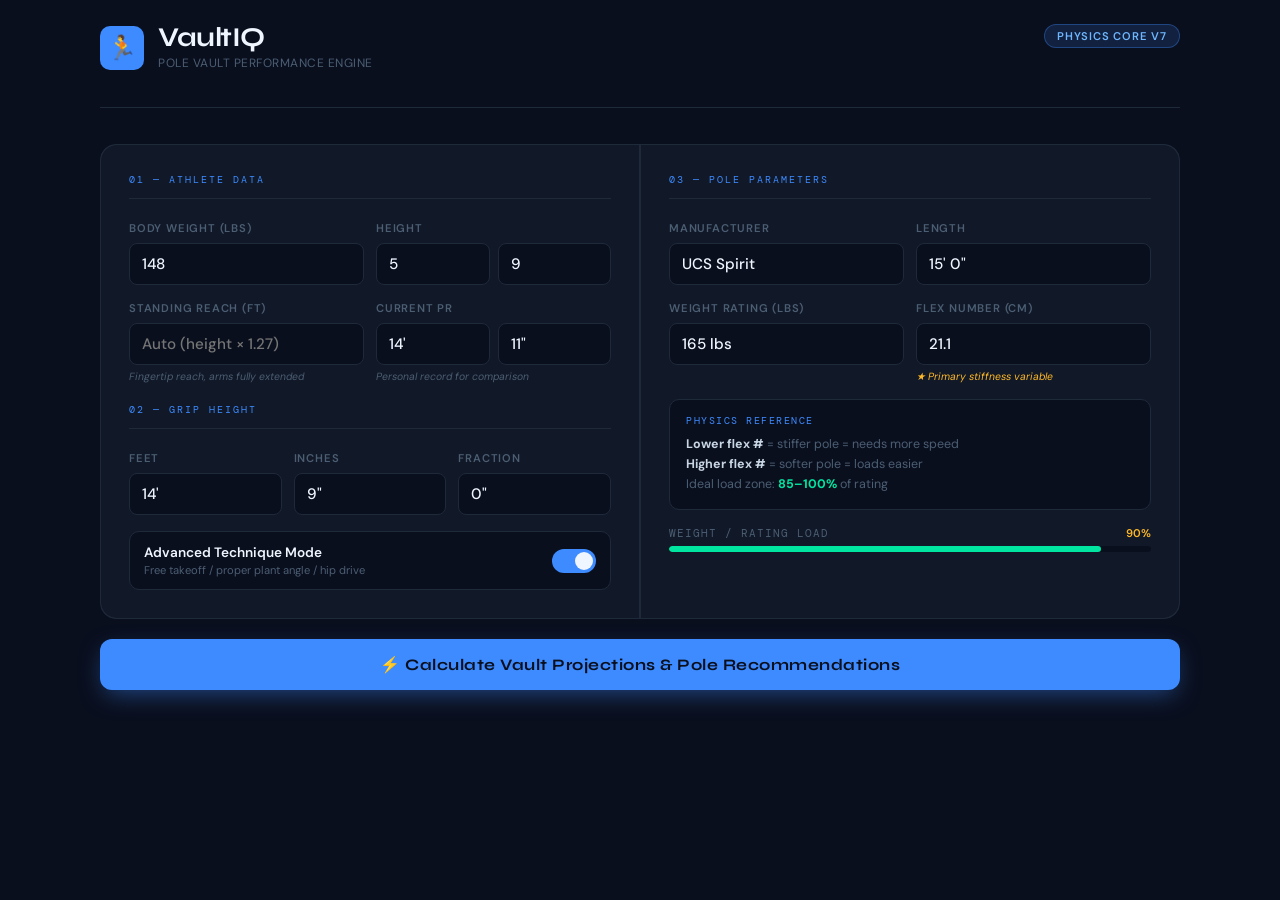
<file: polevault.html>
<!DOCTYPE html>
<html lang="en">
<head>
<meta charset="UTF-8">
<meta name="viewport" content="width=device-width, initial-scale=1.0">
<title>VaultIQ — Pole Vault Performance Engine</title>
<link href="https://fonts.googleapis.com/css2?family=Syne:wght@700;800&family=DM+Sans:wght@300;400;500;600&family=DM+Mono:wght@400;500&display=swap" rel="stylesheet">
<style>
:root {
  --ink:     #0a0f1e;
  --ink2:    #1a2035;
  --panel:   #111827;
  --border:  #1e2a3a;
  --muted:   #4b5e73;
  --text:    #c8d6e4;
  --white:   #f0f6ff;
  --green:   #00e5a0;
  --amber:   #ffb827;
  --red:     #ff4d6a;
  --slate:   #607B9B;
  --accent:  #3d8bff;
  --accent2: #6eb7ff;
}

*, *::before, *::after { box-sizing: border-box; margin: 0; padding: 0; }

body {
  font-family: 'DM Sans', system-ui, sans-serif;
  background: var(--ink);
  color: var(--text);
  min-height: 100vh;
  padding: 24px 16px 60px;
}

/* ─── LAYOUT ─── */
.wrap { max-width: 1080px; margin: 0 auto; }

/* ─── HEADER ─── */
header {
  display: flex;
  align-items: flex-end;
  justify-content: space-between;
  padding: 0 0 36px;
  border-bottom: 1px solid var(--border);
  margin-bottom: 36px;
  gap: 1rem;
  flex-wrap: wrap;
}
.logo-mark {
  display: flex;
  align-items: center;
  gap: 14px;
}
.logo-icon {
  width: 44px; height: 44px;
  background: var(--accent);
  border-radius: 10px;
  display: flex; align-items: center; justify-content: center;
  font-size: 1.5rem;
  flex-shrink: 0;
}
.logo-text h1 {
  font-family: 'Syne', sans-serif;
  font-size: 1.7rem;
  color: var(--white);
  letter-spacing: -0.5px;
  line-height: 1;
}
.logo-text p {
  font-size: 0.75rem;
  color: var(--muted);
  margin-top: 4px;
  letter-spacing: 0.5px;
  text-transform: uppercase;
}
.tag {
  background: rgba(61,139,255,0.15);
  border: 1px solid rgba(61,139,255,0.35);
  color: var(--accent2);
  padding: 4px 12px;
  border-radius: 20px;
  font-size: 0.7rem;
  font-weight: 600;
  letter-spacing: 0.8px;
  text-transform: uppercase;
  align-self: flex-start;
}

/* ─── INPUT GRID ─── */
.input-grid {
  display: grid;
  grid-template-columns: 1fr 1fr;
  gap: 2px;
  background: var(--border);
  border-radius: 16px;
  overflow: hidden;
  border: 1px solid var(--border);
  margin-bottom: 20px;
}
.input-section {
  background: var(--panel);
  padding: 28px;
}
.input-section:first-child { border-radius: 16px 0 0 16px; }
.input-section:last-child { border-radius: 0 16px 16px 0; }

.sec-title {
  font-family: 'DM Mono', monospace;
  font-size: 0.65rem;
  text-transform: uppercase;
  letter-spacing: 2px;
  color: var(--accent);
  margin-bottom: 22px;
  padding-bottom: 12px;
  border-bottom: 1px solid var(--border);
}

.field-row { display: flex; gap: 12px; margin-bottom: 16px; }
.field { flex: 1; }
.field-label {
  display: block;
  font-size: 0.7rem;
  font-weight: 600;
  color: var(--muted);
  text-transform: uppercase;
  letter-spacing: 0.8px;
  margin-bottom: 8px;
}
input[type=number], select {
  width: 100%;
  padding: 10px 12px;
  background: var(--ink);
  border: 1px solid var(--border);
  border-radius: 8px;
  color: var(--white);
  font-family: 'DM Sans', sans-serif;
  font-size: 0.95rem;
  font-weight: 500;
  transition: border-color 0.2s, box-shadow 0.2s;
  -webkit-appearance: none;
}
input[type=number]:focus, select:focus {
  outline: none;
  border-color: var(--accent);
  box-shadow: 0 0 0 3px rgba(61,139,255,0.15);
}
select option { background: var(--ink2); }
.field-hint {
  display: block;
  font-size: 0.65rem;
  color: var(--muted);
  margin-top: 5px;
  font-style: italic;
}

/* Tech Toggle */
.toggle-row {
  display: flex;
  align-items: center;
  justify-content: space-between;
  background: var(--ink);
  padding: 12px 14px;
  border-radius: 10px;
  border: 1px solid var(--border);
  margin-top: 6px;
}
.toggle-info { flex: 1; }
.toggle-title { font-size: 0.85rem; font-weight: 600; color: var(--white); }
.toggle-sub { font-size: 0.7rem; color: var(--muted); margin-top: 2px; }
.switch {
  position: relative; display: inline-block;
  width: 44px; height: 24px; flex-shrink: 0;
}
.switch input { opacity: 0; width: 0; height: 0; }
.slider {
  position: absolute; cursor: pointer;
  top: 0; left: 0; right: 0; bottom: 0;
  background: var(--border);
  transition: 0.3s; border-radius: 24px;
}
.slider:before {
  position: absolute; content: "";
  height: 18px; width: 18px;
  left: 3px; bottom: 3px;
  background: var(--white);
  transition: 0.3s; border-radius: 50%;
}
input:checked + .slider { background: var(--accent); }
input:checked + .slider:before { transform: translateX(20px); }

/* ─── CTA BUTTON ─── */
.btn-run {
  width: 100%;
  padding: 16px;
  background: var(--accent);
  color: var(--ink);
  border: none;
  border-radius: 12px;
  font-family: 'Syne', sans-serif;
  font-size: 1rem;
  font-weight: 700;
  cursor: pointer;
  letter-spacing: 0.5px;
  transition: transform 0.15s, box-shadow 0.2s, background 0.2s;
  box-shadow: 0 8px 24px -6px rgba(61,139,255,0.5);
  margin-bottom: 20px;
}
.btn-run:hover {
  background: var(--accent2);
  transform: translateY(-2px);
  box-shadow: 0 12px 30px -6px rgba(61,139,255,0.6);
}
.btn-run:active { transform: translateY(0); }

/* ─── RESULTS ─── */
#results { display: none; }

/* Velocity Panel */
.vel-panel {
  background: var(--panel);
  border: 1px solid var(--border);
  border-radius: 16px;
  padding: 28px;
  margin-bottom: 20px;
}
.vel-header {
  display: flex;
  justify-content: space-between;
  align-items: flex-start;
  margin-bottom: 20px;
  flex-wrap: wrap; gap: 12px;
}
.vel-left .label {
  font-family: 'DM Mono', monospace;
  font-size: 0.65rem; text-transform: uppercase; letter-spacing: 2px;
  color: var(--accent); margin-bottom: 8px;
}
.status-chip {
  display: inline-block;
  padding: 5px 14px;
  border-radius: 20px;
  font-weight: 700;
  font-size: 0.75rem;
  letter-spacing: 0.8px;
  text-transform: uppercase;
  background: rgba(96,123,155,0.2); color: var(--slate);
}
.vel-right { text-align: right; }
.big-speed {
  font-family: 'Syne', sans-serif;
  font-size: 3rem;
  color: var(--white);
  line-height: 1;
}
.speed-units {
  font-size: 0.8rem; color: var(--accent); font-weight: 600;
  display: flex; align-items: center; justify-content: flex-end;
  gap: 10px; margin-top: 4px;
}
.speed-ms { color: var(--muted); font-family: 'DM Mono', monospace; }

/* Range Slider */
input[type=range] {
  -webkit-appearance: none;
  width: 100%; height: 14px;
  border-radius: 7px;
  outline: none;
  margin: 12px 0;
  cursor: pointer;
  background: var(--border);
}
input[type=range]::-webkit-slider-thumb {
  -webkit-appearance: none;
  width: 28px; height: 28px;
  background: var(--white);
  border: 4px solid var(--ink);
  border-radius: 50%;
  cursor: pointer;
  box-shadow: 0 4px 12px rgba(0,0,0,0.4);
  margin-top: -7px;
  transition: transform 0.1s, border-color 0.2s;
}
input[type=range]::-webkit-slider-thumb:hover { transform: scale(1.15); border-color: var(--accent); }

/* Zone Legend */
.zone-grid {
  display: grid; grid-template-columns: repeat(4, 1fr);
  gap: 8px; margin-top: 14px;
}
.zone-item {
  background: var(--ink);
  border: 1px solid var(--border);
  border-radius: 8px;
  padding: 10px;
  text-align: center;
}
.zone-name { font-size: 0.6rem; font-weight: 700; text-transform: uppercase; letter-spacing: 1px; }
.zone-val { display: block; font-family: 'DM Mono', monospace; font-size: 0.8rem; margin-top: 4px; font-weight: 500; }

/* ─── METRICS ROW ─── */
.metrics-row {
  display: grid;
  grid-template-columns: repeat(3, 1fr);
  gap: 12px;
  margin-bottom: 20px;
}
.m-card {
  background: var(--panel);
  border: 1px solid var(--border);
  border-radius: 14px;
  padding: 20px 18px;
  text-align: center;
  position: relative;
  overflow: hidden;
}
.m-card::before {
  content: '';
  position: absolute; top: 0; left: 0; right: 0; height: 3px;
  background: var(--border);
}
.m-card.highlight::before { background: var(--accent); }
.m-card.good::before { background: var(--green); }
.m-label {
  font-family: 'DM Mono', monospace;
  font-size: 0.6rem; text-transform: uppercase; letter-spacing: 1.5px;
  color: var(--muted); margin-bottom: 10px;
}
.m-val {
  font-family: 'Syne', sans-serif;
  font-size: 1.9rem; color: var(--white); line-height: 1;
}
.m-card.highlight .m-val { color: var(--accent); }
.m-card.good .m-val { color: var(--green); }
.m-sub { font-size: 0.7rem; color: var(--muted); margin-top: 6px; }

/* Load bar */
.load-bar-wrap { margin-top: 8px; }
.load-bar-bg {
  height: 6px; background: var(--ink); border-radius: 3px; overflow: hidden;
}
.load-bar-fill {
  height: 100%; border-radius: 3px; transition: width 0.6s ease;
}



/* ─── RECOMMENDATIONS ─── */
.rec-section-header {
  display: flex; align-items: center; justify-content: space-between;
  margin-bottom: 16px;
  flex-wrap: wrap; gap: 8px;
}
.rec-section-title {
  font-family: 'Syne', sans-serif;
  font-size: 1.1rem; color: var(--white); font-weight: 700;
}
.rec-sub { font-size: 0.75rem; color: var(--muted); }

.rec-grid {
  display: grid;
  grid-template-columns: repeat(auto-fill, minmax(220px, 1fr));
  gap: 12px;
  margin-bottom: 28px;
}

.rec-card {
  background: var(--panel);
  border: 1px solid var(--border);
  border-radius: 14px;
  padding: 18px;
  cursor: pointer;
  transition: transform 0.2s, border-color 0.2s, box-shadow 0.2s;
  position: relative;
  overflow: hidden;
}
.rec-card:hover { transform: translateY(-3px); box-shadow: 0 12px 28px rgba(0,0,0,0.3); }
.rec-card.best { border-color: var(--green); }
.rec-card.best::after {
  content: 'NEXT STEP';
  position: absolute; top: 12px; right: 12px;
  font-size: 0.55rem; font-weight: 700; letter-spacing: 1.2px;
  text-transform: uppercase;
  background: var(--green); color: var(--ink);
  padding: 3px 8px; border-radius: 20px;
}
.rec-card.blow { border-color: rgba(255,77,106,0.4); }
.rec-card.stall { border-color: rgba(96,123,155,0.4); opacity: 0.7; }
.rec-card.current { border-color: var(--accent); }
.rec-card.current::after {
  content: 'CURRENT';
  position: absolute; top: 12px; right: 12px;
  font-size: 0.55rem; font-weight: 700; letter-spacing: 1.2px;
  text-transform: uppercase;
  background: var(--accent); color: var(--ink);
  padding: 3px 8px; border-radius: 20px;
}

.rec-pole-name {
  font-family: 'Syne', sans-serif;
  font-size: 1.15rem; color: var(--white); margin-bottom: 2px;
}
.rec-type { font-size: 0.7rem; color: var(--muted); margin-bottom: 14px; }
.rec-height {
  font-family: 'Syne', sans-serif;
  font-size: 1.7rem; color: var(--green); line-height: 1;
}
.rec-card.blow .rec-height { color: var(--red); }
.rec-card.stall .rec-height { color: var(--slate); }
.rec-card.current .rec-height { color: var(--accent); }
.rec-diff { font-size: 0.75rem; margin-top: 4px; font-weight: 500; }
.rec-status-chip {
  display: inline-block; margin-top: 10px;
  padding: 3px 10px; border-radius: 20px;
  font-size: 0.6rem; font-weight: 700; letter-spacing: 1px;
  text-transform: uppercase;
}

/* ─── INSIGHT BOX ─── */
.insight-box {
  background: var(--ink2);
  border: 1px solid var(--border);
  border-left: 4px solid var(--accent);
  border-radius: 10px;
  padding: 16px 18px;
  margin-bottom: 20px;
  font-size: 0.85rem;
  line-height: 1.6;
  color: var(--text);
}
.insight-box strong { color: var(--accent2); }

/* Reset */
.btn-reset {
  background: transparent;
  border: 1px solid var(--border);
  color: var(--muted);
  padding: 10px 24px;
  border-radius: 30px;
  font-family: 'DM Sans', sans-serif;
  font-weight: 600;
  cursor: pointer;
  font-size: 0.85rem;
  transition: border-color 0.2s, color 0.2s;
  margin-top: 12px;
}
.btn-reset:hover { border-color: var(--text); color: var(--text); }

.divider {
  height: 1px; background: var(--border);
  margin: 28px 0;
}

/* ─── RESPONSIVE ─── */
@media (max-width: 720px) {
  .input-grid { grid-template-columns: 1fr; }
  .input-section:first-child { border-radius: 16px 16px 0 0; }
  .input-section:last-child { border-radius: 0 0 16px 16px; }
  .metrics-row { grid-template-columns: 1fr; }
  .zone-grid { grid-template-columns: 1fr 1fr; }

  .big-speed { font-size: 2.2rem; }
}
</style>
</head>
<body>
<div class="wrap">

  <!-- HEADER -->
  <header>
    <div class="logo-mark">
      <div class="logo-icon">🏃</div>
      <div class="logo-text">
        <h1>VaultIQ</h1>
        <p>Pole Vault Performance Engine</p>
      </div>
    </div>
    <span class="tag">Physics Core v7</span>
  </header>

  <!-- INPUT SECTION -->
  <div class="input-grid">

    <!-- ATHLETE -->
    <div class="input-section">
      <div class="sec-title">01 — Athlete Data</div>

      <div class="field-row">
        <div class="field">
          <label class="field-label">Body Weight (lbs)</label>
          <input type="number" id="weight" value="148" min="90" max="260">
        </div>
        <div class="field">
          <label class="field-label">Height</label>
          <div style="display:flex;gap:8px;">
            <input type="number" id="hFt" value="5" min="4" max="7" placeholder="ft">
            <input type="number" id="hIn" value="9" min="0" max="11" placeholder="in">
          </div>
        </div>
      </div>

      <div class="field-row">
        <div class="field">
          <label class="field-label">Standing Reach (ft)</label>
          <input type="number" id="standingReach" step="0.1" placeholder="Auto (height × 1.27)">
          <span class="field-hint">Fingertip reach, arms fully extended</span>
        </div>
        <div class="field">
          <label class="field-label">Current PR</label>
          <div style="display:flex;gap:8px;">
            <select id="prFt"></select>
            <select id="prIn"></select>
          </div>
          <span class="field-hint">Personal record for comparison</span>
        </div>
      </div>

      <div class="sec-title" style="margin-top:20px;">02 — Grip Height</div>
      <div class="field-row">
        <div class="field">
          <label class="field-label">Feet</label>
          <select id="gripFt"></select>
        </div>
        <div class="field">
          <label class="field-label">Inches</label>
          <select id="gripIn"></select>
        </div>
        <div class="field">
          <label class="field-label">Fraction</label>
          <select id="gripFrac">
            <option value="0">0"</option>
            <option value="0.125">⅛"</option>
            <option value="0.25">¼"</option>
            <option value="0.375">⅜"</option>
            <option value="0.5">½"</option>
            <option value="0.625">⅝"</option>
            <option value="0.75">¾"</option>
          </select>
        </div>
      </div>

      <div class="toggle-row">
        <div class="toggle-info">
          <div class="toggle-title">Advanced Technique Mode</div>
          <div class="toggle-sub">Free takeoff / proper plant angle / hip drive</div>
        </div>
        <label class="switch">
          <input type="checkbox" id="effToggle" checked>
          <span class="slider"></span>
        </label>
      </div>
    </div>

    <!-- POLE -->
    <div class="input-section">
      <div class="sec-title">03 — Pole Parameters</div>

      <div class="field-row">
        <div class="field">
          <label class="field-label">Manufacturer</label>
          <select id="brand" onchange="estimateFlex()">
            <option value="UCS">UCS Spirit</option>
            <option value="Essx">Essx</option>
            <option value="Pacer">Gill Pacer</option>
            <option value="Altius">Altius</option>
            <option value="Skypole">Skypole</option>
            <option value="Nordic">Nordic</option>
          </select>
        </div>
        <div class="field">
          <label class="field-label">Length</label>
          <select id="length" onchange="estimateFlex()"></select>
        </div>
      </div>

      <div class="field-row">
        <div class="field">
          <label class="field-label">Weight Rating (lbs)</label>
          <select id="rating" onchange="estimateFlex()"></select>
        </div>
        <div class="field">
          <label class="field-label">Flex Number (cm)</label>
          <input type="number" id="flex" step="0.1" placeholder="20.0">
          <span class="field-hint" style="color:var(--amber);">★ Primary stiffness variable</span>
        </div>
      </div>

      <div style="background: var(--ink); border:1px solid var(--border); border-radius:10px; padding: 14px 16px; margin-top: 8px;">
        <div style="font-size:0.65rem; font-family:'DM Mono',monospace; text-transform:uppercase; letter-spacing:1.5px; color:var(--accent); margin-bottom:8px;">Physics Reference</div>
        <div style="font-size:0.78rem; color:var(--muted); line-height:1.6;">
          <strong style="color:var(--text);">Lower flex #</strong> = stiffer pole = needs more speed<br>
          <strong style="color:var(--text);">Higher flex #</strong> = softer pole = loads easier<br>
          Ideal load zone: <strong style="color:var(--green);">85–100%</strong> of rating
        </div>
      </div>

      <!-- Stiffness Load Preview -->
      <div class="load-bar-wrap" style="margin-top:16px;">
        <div style="display:flex;justify-content:space-between;margin-bottom:6px;">
          <span style="font-size:0.7rem;color:var(--muted);font-family:'DM Mono',monospace;text-transform:uppercase;letter-spacing:1px;">Weight / Rating Load</span>
          <span id="loadPreview" style="font-size:0.7rem;color:var(--amber);font-weight:600;">--</span>
        </div>
        <div class="load-bar-bg">
          <div id="loadBarLive" class="load-bar-fill" style="width:0%;background:var(--amber);"></div>
        </div>
      </div>
    </div>
  </div>

  <!-- CALCULATE BUTTON -->
  <button class="btn-run" onclick="initPhysics()">⚡ Calculate Vault Projections & Pole Recommendations</button>

  <!-- ─── RESULTS ─── -->
  <div id="results">

    <!-- VELOCITY SLIDER -->
    <div class="vel-panel">
      <div class="vel-header">
        <div class="vel-left">
          <div class="label">Approach Velocity Simulator</div>
          <div id="statusChip" class="status-chip">—</div>
        </div>
        <div class="vel-right">
          <div class="big-speed" id="dispMph">—</div>
          <div class="speed-units">
            <span>MPH</span>
            <span class="speed-ms" id="dispMs">— m/s</span>
          </div>
        </div>
      </div>

      <input type="range" id="kSlider" min="5.0" max="11.5" step="0.05" oninput="updateSim()">

      <div class="zone-grid">
        <div class="zone-item" style="border-color:rgba(96,123,155,0.3);">
          <span class="zone-name" style="color:var(--slate);">Stall / Reject</span>
          <span class="zone-val" id="lStall" style="color:var(--slate);">—</span>
        </div>
        <div class="zone-item" style="border-color:rgba(255,184,39,0.3);">
          <span class="zone-name" style="color:var(--amber);">Under Power</span>
          <span class="zone-val" id="lWarn" style="color:var(--amber);">—</span>
        </div>
        <div class="zone-item" style="border-color:rgba(0,229,160,0.3);">
          <span class="zone-name" style="color:var(--green);">Optimal Lock</span>
          <span class="zone-val" id="lOpt" style="color:var(--green);">—</span>
        </div>
        <div class="zone-item" style="border-color:rgba(255,77,106,0.3);">
          <span class="zone-name" style="color:var(--red);">Blow Through</span>
          <span class="zone-val" id="lBlow" style="color:var(--red);">—</span>
        </div>
      </div>
    </div>

    <!-- METRICS -->
    <div class="metrics-row">
      <div class="m-card">
        <div class="m-label">Energy Ceiling</div>
        <div class="m-val" id="hCeiling">—</div>
        <div class="m-sub">Theoretical max (no losses)</div>
      </div>
      <div class="m-card good">
        <div class="m-label">Projected Height</div>
        <div class="m-val" id="hProj">—</div>
        <div class="m-sub">With current pole + grip</div>
      </div>
      <div class="m-card highlight">
        <div class="m-label">Stiffness Load</div>
        <div class="m-val" id="loadVal">—</div>
        <div class="m-sub">Body weight vs. rating</div>
        <div class="load-bar-wrap" style="margin-top:10px;">
          <div class="load-bar-bg">
            <div id="loadBarResult" class="load-bar-fill" style="width:0%;background:var(--green);"></div>
          </div>
        </div>
      </div>
    </div>

    <!-- COACHING INSIGHT -->
    <div id="insightBox" class="insight-box"></div>

    <div class="divider"></div>

    <!-- POLE RECOMMENDATIONS -->
    <div class="rec-section-header">
      <div>
        <div class="rec-section-title">Pole Progression Recommendations</div>
        <div class="rec-sub">Current pole shown first, then next logical steps ranked by projected height</div>
      </div>
    </div>
    <div id="recContainer" class="rec-grid"></div>

    <div style="text-align:center;">
      <button class="btn-reset" onclick="resetAll()">↑ Reset Simulation</button>
    </div>
  </div>

</div><!-- /wrap -->

<script>
// ════════════════════════════════════════════
//  CONSTANTS & STATE
// ════════════════════════════════════════════
const G = 9.80665;
let zStall, zWarn, zOpt, zBlow;
let currentPoleData = {};

// ════════════════════════════════════════════
//  INIT UI
// ════════════════════════════════════════════
document.addEventListener('DOMContentLoaded', () => {
  buildSelects();
  estimateFlex();
  // Live load bar
  ['rating','weight'].forEach(id =>
    document.getElementById(id).addEventListener('input', updateLoadPreview)
  );
  document.getElementById('rating').addEventListener('change', updateLoadPreview);
  updateLoadPreview();
});

function buildSelects() {
  const lenSel = document.getElementById('length');
  const rateSel = document.getElementById('rating');
  const gFt = document.getElementById('gripFt');
  const gIn = document.getElementById('gripIn');
  const pFt = document.getElementById('prFt');
  const pIn = document.getElementById('prIn');

  // Pole lengths 10'0" to 18'0" in 6" steps
  for (let f = 10; f <= 18; f++) {
    [0, 6].forEach(i => {
      if (f === 18 && i === 6) return;
      const val = f + i / 12;
      const opt = new Option(`${f}' ${i === 0 ? '0"' : '6"'}`, val);
      if (val === 15) opt.selected = true;
      lenSel.add(opt);
    });
  }

  // Ratings 90–230 in 5 lb steps
  for (let w = 90; w <= 230; w += 5) {
    const opt = new Option(`${w} lbs`, w);
    if (w === 165) opt.selected = true;
    rateSel.add(opt);
  }

  // Grip feet 10–17
  for (let f = 10; f <= 17; f++) {
    const opt = new Option(`${f}'`, f);
    if (f === 14) opt.selected = true;
    gFt.add(opt);
  }

  // Grip inches 0–11
  for (let i = 0; i <= 11; i++) {
    const opt = new Option(`${i}"`, i);
    if (i === 9) opt.selected = true;
    gIn.add(opt);
  }

  // PR feet 8–20
  for (let f = 8; f <= 20; f++) {
    const opt = new Option(`${f}'`, f);
    if (f === 14) opt.selected = true;
    pFt.add(opt);
  }

  // PR inches 0–11
  for (let i = 0; i <= 11; i++) {
    const opt = new Option(`${i}"`, i);
    if (i === 11) opt.selected = true;
    pIn.add(opt);
  }
}

function updateLoadPreview() {
  const w = parseFloat(document.getElementById('weight').value) || 0;
  const r = parseFloat(document.getElementById('rating').value) || 165;
  const ratio = (w / r) * 100;
  document.getElementById('loadPreview').innerText = ratio.toFixed(0) + '%';
  const bar = document.getElementById('loadBarLive');
  bar.style.width = Math.min(ratio, 130) + '%';
  bar.style.background = ratio >= 80 && ratio <= 110 ? 'var(--green)' :
                          ratio > 110 ? 'var(--red)' : 'var(--amber)';
}

// ════════════════════════════════════════════
//  FLEX ESTIMATOR (heuristic seed only)
// ════════════════════════════════════════════
function estimateFlex() {
  const L = parseFloat(document.getElementById('length').value) || 15;
  const W = parseInt(document.getElementById('rating').value) || 165;
  const brand = document.getElementById('brand').value;
  let base = 20.5 - (W - 150) * 0.05 + (L - 14) * 1.4;
  if (brand === 'Essx')   base -= 0.6;
  if (brand === 'Pacer')  base += 0.4;
  if (brand === 'Nordic') base -= 0.3;
  const fInput = document.getElementById('flex');
  if (!fInput.value) fInput.value = Math.max(14, base).toFixed(1);
  updateLoadPreview();
}

// ════════════════════════════════════════════
//  STIFFNESS INDEX
//  k ∝ rating × (ref_flex/flex)^1.5 × (L/14)^2.5
//  Longer poles need more speed to load (empirical exponent 2.5)
// ════════════════════════════════════════════
function calcStiffness(rating, flex, length) {
  const rateFactor = rating / 150;
  const flexFactor = Math.pow(20.0 / Math.max(flex, 10), 1.5);
  const lenFactor  = Math.pow(length / 14, 2.5);     // tuned exponent
  return rateFactor * flexFactor * lenFactor;
}

// ════════════════════════════════════════════
//  OPTIMAL SPEED FOR A GIVEN POLE
//  Calibrated so: 165lb/20flex/15' → v_opt ≈ 7.9 m/s (~17.7 mph)
// ════════════════════════════════════════════
function calcVopt(rating, flex, length, athleteWeight) {
  const k = calcStiffness(rating, flex, length);
  const massRatio = athleteWeight / 150;
  let v = 6.7 * Math.sqrt(k / massRatio);
  // Clamp to realistic range: 5.5–11.5 m/s
  return Math.max(5.5, Math.min(11.5, v));
}

// ════════════════════════════════════════════
//  PROJECTED HEIGHT  (FIXED PHYSICS MODEL)
//
//  Core insight: pole vault height is NOT simply v²/2g + COM.
//  The vaulter's active muscular work (swing, push-off, rotation)
//  contributes significant additional energy above the run KE.
//  We model this via an "overhead above grip" formula:
//
//    overhead = base + speed_coeff × max(0, v_surplus + 0.3)
//    h_proj   = grip_m + overhead   (capped at overhead_max)
//
//  This correctly centers projected height on GRIP HEIGHT,
//  not COM, and matches real-world college vault data.
// ════════════════════════════════════════════
function projectHeight(v, vOpt, grip_m, effToggle) {
  const vSurplus  = v - vOpt;
  const isElite   = effToggle;

  // Zone determination
  const zS = vOpt - 1.0;
  const zW = vOpt - 0.3;
  const zB = vOpt + 0.8;

  if (v < zS) {
    // Stall — pole doesn't load, bar drops
    return { h: grip_m * 0.88, status: 'STALL' };
  }
  if (v < zW) {
    // Under — partial load, limited overhead
    const fraction = (v - zS) / (zW - zS); // 0→1
    const overhead = (isElite ? 0.12 : 0.08) * fraction;
    return { h: grip_m + overhead, status: 'UNDER' };
  }
  if (v > zB) {
    // Blow through — pole too stiff, athlete passes grip angle poorly
    return { h: grip_m + 0.14, status: 'BLOW' };
  }

  // ✅ OPTIMAL ZONE
  const base_oh   = isElite ? 0.24 : 0.16;  // m overhead at v = vOpt
  const spd_coeff = isElite ? 0.44 : 0.30;  // m per m/s surplus
  const cap_oh    = isElite ? 0.80 : 0.52;  // absolute max overhead (m)
  const overhead  = Math.min(base_oh + spd_coeff * Math.max(0, vSurplus + 0.3), cap_oh);
  return { h: grip_m + overhead, status: 'OPTIMAL' };
}

// Theoretical energy ceiling (for display only — not the vault prediction)
function energyCeiling(v, h_com) {
  return (v * v) / (2 * G) + h_com;
}

// ════════════════════════════════════════════
//  OPTIMAL GRIP HEIGHT
//  Max grip = min(standing_reach + 20–24", pole_length – 14")
// ════════════════════════════════════════════
function optimalGrip(vaulterHeightFt, standingReachFt, poleLength_ft, v, vOpt) {
  const reachFt = standingReachFt > 0 ? standingReachFt : vaulterHeightFt * 1.27;
  const reachM  = reachFt * 0.3048;
  const maxFromReach = reachM + 0.55;            // ~22" above standing reach
  const maxFromPole  = (poleLength_ft - 1.17) * 0.3048;  // 14" from top
  const anatomicMax  = Math.min(maxFromReach, maxFromPole);
  // Reduce if speed is below optimal
  const speedFraction = Math.max(0.7, Math.min(1.0, v / vOpt));
  return anatomicMax * speedFraction;
}

// ════════════════════════════════════════════
//  POLE RECOMMENDATION ENGINE
//  Generates current + next 2 logical steps (6" and 12" longer)
//  and a "stiffer same length" option if blowing through
// ════════════════════════════════════════════
function genRecommendations(athleteWeight, heightFt, v, currentPole, effToggle) {
  const recs = [];
  const cLen = parseFloat(currentPole.length);
  const cRat = parseFloat(currentPole.rating);
  const cFlex = parseFloat(currentPole.flex);
  const hFt = heightFt;

  // Helper to compute projected height for a candidate pole
  function evalPole(pole) {
    const vO = calcVopt(pole.rating, pole.flex, pole.length, athleteWeight);
    // Grip for this pole: athlete's natural grip + increment from length
    const lengthIncrease = pole.length - cLen;
    const baseFt = parseInt(document.getElementById('gripFt').value);
    const baseIn = parseInt(document.getElementById('gripIn').value) +
                   parseFloat(document.getElementById('gripFrac').value);
    const baseGripM  = (baseFt + baseIn / 12) * 0.3048;
    // On a longer pole, grip can go up proportionally (~0.5" per inch of pole)
    const extraGripM  = (lengthIncrease * 0.3048) * 0.55;
    const grip_m      = baseGripM + extraGripM;
    const { h, status } = projectHeight(v, vO, grip_m, effToggle);
    return { ...pole, vOpt: vO, grip_m, projH: h, status };
  }

  // --- CURRENT POLE ---
  const gFt = parseInt(document.getElementById('gripFt').value);
  const gIn = parseInt(document.getElementById('gripIn').value) +
              parseFloat(document.getElementById('gripFrac').value);
  const currentGrip_m = (gFt + gIn / 12) * 0.3048;
  const currentVopt   = calcVopt(cRat, cFlex, cLen, athleteWeight);
  const { h: curH, status: curStatus } = projectHeight(v, currentVopt, currentGrip_m, effToggle);

  recs.push({
    length: cLen, rating: cRat, flex: cFlex,
    type: `${lenLabel(cLen)} · Current Pole`,
    isCurrent: true,
    vOpt: currentVopt, grip_m: currentGrip_m,
    projH: curH, status: curStatus
  });

  // --- BLOW-THROUGH OPTION: stiffer same length ---
  if (curStatus === 'BLOW') {
    const stifferPole = {
      length: cLen,
      rating: Math.min(cRat + 15, 235),
      flex: Math.max(14, cFlex - 1.5),
      type: `${lenLabel(cLen)} · Stiffer (Blow Fix)`
    };
    recs.push(evalPole(stifferPole));
  }

  // --- NEXT STEP: +6 inches ---
  if (cLen < 18) {
    const next6Len = cLen + 0.5;
    // Typical rating increase when going up 6": +5 to +10 lbs to maintain load zone
    const next6Rat = cRat + 5;
    const next6Flex = estimateFlexForPole(next6Len, next6Rat, document.getElementById('brand').value);
    recs.push(evalPole({ length: next6Len, rating: next6Rat, flex: next6Flex, type: `${lenLabel(next6Len)} · Next Step (+6")` }));
    // Also same rating on +6"
    const next6SameRat = { length: next6Len, rating: cRat, flex: next6Flex, type: `${lenLabel(next6Len)} · Same Rating (+6")` };
    recs.push(evalPole(next6SameRat));
  }

  // --- REACH POLE: +12 inches ---
  if (cLen < 17.5) {
    const next12Len = cLen + 1.0;
    const next12Rat = cRat + 10;
    const next12Flex = estimateFlexForPole(next12Len, next12Rat, document.getElementById('brand').value);
    recs.push(evalPole({ length: next12Len, rating: next12Rat, flex: next12Flex, type: `${lenLabel(next12Len)} · Reach Pole (+12")` }));
  }

  // Sort non-current by projected height desc
  const current = recs.filter(r => r.isCurrent);
  const others  = recs.filter(r => !r.isCurrent).sort((a, b) => b.projH - a.projH);
  return [...current, ...others];
}

function estimateFlexForPole(length, rating, brand) {
  let base = 20.5 - (rating - 150) * 0.05 + (length - 14) * 1.4;
  if (brand === 'Essx')   base -= 0.6;
  if (brand === 'Pacer')  base += 0.4;
  if (brand === 'Nordic') base -= 0.3;
  return Math.max(14, Math.round(base * 10) / 10);
}

function lenLabel(len) {
  const ft = Math.floor(len);
  const inches = Math.round((len - ft) * 12);
  return inches === 0 ? `${ft}'` : `${ft}' ${inches}"`;
}

// ════════════════════════════════════════════
//  PAINT SLIDER GRADIENT
// ════════════════════════════════════════════
function paintGradient() {
  const s = document.getElementById('kSlider');
  const min = parseFloat(s.min), max = parseFloat(s.max), range = max - min;
  const pct = v => Math.max(0, Math.min(100, ((v - min) / range) * 100));
  s.style.background = `linear-gradient(to right,
    #607B9B 0%, #607B9B ${pct(zStall)}%,
    #ffb827 ${pct(zStall)}%, #ffb827 ${pct(zWarn)}%,
    #00e5a0 ${pct(zWarn)}%, #00e5a0 ${pct(zBlow)}%,
    #ff4d6a ${pct(zBlow)}%, #ff4d6a 100%)`;
}

// ════════════════════════════════════════════
//  FT/IN FORMATTER
// ════════════════════════════════════════════
function toFtIn(m) {
  const total_in = Math.round(m * 39.3701);
  let ft = Math.floor(total_in / 12);
  let inc = total_in % 12;
  return `${ft}' ${inc}"`;
}

// ════════════════════════════════════════════
//  MAIN INIT
// ════════════════════════════════════════════
function initPhysics() {
  const weight = parseFloat(document.getElementById('weight').value);
  const rating = parseFloat(document.getElementById('rating').value);
  const flex   = parseFloat(document.getElementById('flex').value);
  const length = parseFloat(document.getElementById('length').value);

  if (!flex || isNaN(flex)) {
    estimateFlex();
    return setTimeout(initPhysics, 50);
  }

  currentPoleData = { weight, rating, flex, length };

  // Compute zones
  zOpt   = calcVopt(rating, flex, length, weight);
  zStall = zOpt - 1.0;
  zWarn  = zOpt - 0.3;
  zBlow  = zOpt + 0.8;

  // Update zone labels
  const mph = v => (v * 2.23694).toFixed(1);
  document.getElementById('lStall').textContent = `< ${mph(zStall)} mph`;
  document.getElementById('lWarn').textContent  = `${mph(zStall)}–${mph(zWarn)} mph`;
  document.getElementById('lOpt').textContent   = `${mph(zWarn)}–${mph(zBlow)} mph`;
  document.getElementById('lBlow').textContent  = `> ${mph(zBlow)} mph`;

  paintGradient();

  // Set slider to optimal speed
  document.getElementById('kSlider').value = zOpt.toFixed(2);

  document.getElementById('results').style.display = 'block';
  document.getElementById('results').scrollIntoView({ behavior: 'smooth' });
  updateSim();
}

// ════════════════════════════════════════════
//  UPDATE ON SLIDER MOVE
// ════════════════════════════════════════════
function updateSim() {
  const v      = parseFloat(document.getElementById('kSlider').value);
  const effOn  = document.getElementById('effToggle').checked;

  // Speed display
  document.getElementById('dispMph').textContent = (v * 2.23694).toFixed(1);
  document.getElementById('dispMs').textContent  = v.toFixed(2) + ' m/s';

  // Athlete metrics
  const hFt  = parseFloat(document.getElementById('hFt').value);
  const hIn  = parseFloat(document.getElementById('hIn').value);
  const hM   = hFt * 0.3048 + hIn * 0.0254;
  const com_m = hM * 0.57;

  // Grip
  const gFt  = parseInt(document.getElementById('gripFt').value);
  const gIn  = parseInt(document.getElementById('gripIn').value);
  const gFrac = parseFloat(document.getElementById('gripFrac').value);
  const grip_m = (gFt + (gIn + gFrac) / 12) * 0.3048;

  // Standing reach
  const reachInput = parseFloat(document.getElementById('standingReach').value);
  const reachFt    = reachInput > 0 ? reachInput : (hFt + hIn / 12) * 1.27;

  // Project height with current pole
  const { h: projM, status } = projectHeight(v, zOpt, grip_m, effOn);

  // Energy ceiling (theoretical, for display)
  const ceiling_m = energyCeiling(v, com_m);

  // Status chip
  const chip = document.getElementById('statusChip');
  const statusConfig = {
    STALL:   { label: 'Stall / Reject',  bg: 'rgba(96,123,155,0.25)',  color: 'var(--slate)' },
    UNDER:   { label: 'Under Power',     bg: 'rgba(255,184,39,0.2)',   color: 'var(--amber)' },
    OPTIMAL: { label: 'Optimal Lock',    bg: 'rgba(0,229,160,0.2)',    color: 'var(--green)' },
    BLOW:    { label: 'Blow Through',    bg: 'rgba(255,77,106,0.2)',   color: 'var(--red)'   }
  };
  const sc = statusConfig[status] || statusConfig.OPTIMAL;
  chip.textContent = sc.label;
  chip.style.background = sc.bg;
  chip.style.color = sc.color;

  // Metrics cards
  document.getElementById('hCeiling').textContent = toFtIn(ceiling_m);
  document.getElementById('hProj').textContent    = toFtIn(projM);

  const weight = parseFloat(document.getElementById('weight').value);
  const rating = parseFloat(document.getElementById('rating').value);
  const loadPct = (weight / rating) * 100;
  document.getElementById('loadVal').textContent = loadPct.toFixed(0) + '%';
  const lBar = document.getElementById('loadBarResult');
  lBar.style.width   = Math.min(loadPct, 130) + '%';
  lBar.style.background = loadPct >= 80 && loadPct <= 110 ? 'var(--green)' :
                           loadPct > 110 ? 'var(--red)' : 'var(--amber)';

  // Coaching insight
  buildInsight(status, v, grip_m, projM, weight, rating);

  // Recommendations
  const heightFt = hFt + hIn / 12;
  const recs = genRecommendations(weight, heightFt, v, currentPoleData, effOn);
  renderRecs(recs);
}

// ════════════════════════════════════════════
//  COACHING INSIGHT
// ════════════════════════════════════════════
function buildInsight(status, v, grip_m, projM, weight, rating) {
  const prFt = parseInt(document.getElementById('prFt').value) || 0;
  const prIn = parseInt(document.getElementById('prIn').value) || 0;
  const prM  = (prFt + prIn / 12) * 0.3048;
  const prDiff = projM - prM;
  const prStr  = prDiff >= 0
    ? `<strong>+${toFtIn(prDiff)}</strong> above your current PR`
    : `<strong>${toFtIn(Math.abs(prDiff))}</strong> below your current PR`;

  const loadPct = (weight / rating) * 100;
  let loadMsg = '';
  if (loadPct < 80)       loadMsg = 'Pole rating is too heavy — consider a lighter-rated pole.';
  else if (loadPct > 110) loadMsg = 'Pole rating is too light — you may be over-loading it (injury risk).';
  else                    loadMsg = `Weight-to-rating ratio of <strong>${loadPct.toFixed(0)}%</strong> is in the ideal loading zone.`;

  const msgs = {
    STALL:   `⚠️ At this approach speed, the pole is not loading properly — the vaulter will likely flat-out or pit-crash. Increase runway speed or move to a softer pole. ${loadMsg}`,
    UNDER:   `🔶 Approach speed is in the underpowered zone. The pole is loading partially but the vaulter can't fully invert. Projected: ${toFtIn(projM)} — ${prStr}. ${loadMsg}`,
    OPTIMAL: `✅ Approach speed is in the <strong>optimal loading zone</strong> for this pole. Projected clearance: <strong>${toFtIn(projM)}</strong> — ${prStr}. ${loadMsg}`,
    BLOW:    `🔴 Speed is too high for this pole — the vaulter will blow through without being able to load the bend. Drop grip or move to a stiffer/longer pole. ${loadMsg}`
  };
  document.getElementById('insightBox').innerHTML = msgs[status] || '';
}

// ════════════════════════════════════════════
//  RENDER REC CARDS
// ════════════════════════════════════════════
function renderRecs(recs) {
  const container = document.getElementById('recContainer');
  const prFt = parseInt(document.getElementById('prFt').value) || 0;
  const prIn = parseInt(document.getElementById('prIn').value) || 0;
  const prM  = (prFt + prIn / 12) * 0.3048;
  container.innerHTML = '';

  // Find best non-current optimal
  const bestH = Math.max(...recs.filter(r => !r.isCurrent && r.status !== 'STALL').map(r => r.projH));

  recs.forEach(rec => {
    const card = document.createElement('div');
    card.className = 'rec-card';

    const isNext = !rec.isCurrent && rec.projH === bestH && rec.status !== 'STALL';
    if (rec.isCurrent) card.classList.add('current');
    else if (isNext)   card.classList.add('best');
    else if (rec.status === 'BLOW')  card.classList.add('blow');
    else if (rec.status === 'STALL') card.classList.add('stall');

    const diffM  = rec.projH - prM;
    const diffStr = Math.abs(diffM) < 0.01 ? 'at PR'
      : diffM > 0 ? `+${toFtIn(diffM)} from PR` : `${toFtIn(diffM)} from PR`;
    const diffColor = diffM > 0.01 ? 'var(--green)' : diffM < -0.01 ? 'var(--red)' : 'var(--muted)';

    const statusColors = {
      OPTIMAL: { bg: 'rgba(0,229,160,0.15)', fg: 'var(--green)' },
      UNDER:   { bg: 'rgba(255,184,39,0.15)', fg: 'var(--amber)' },
      BLOW:    { bg: 'rgba(255,77,106,0.15)', fg: 'var(--red)' },
      STALL:   { bg: 'rgba(96,123,155,0.15)', fg: 'var(--slate)' }
    };
    const sc = statusColors[rec.status] || statusColors.OPTIMAL;

    const vOptMph = (rec.vOpt * 2.23694).toFixed(1);

    card.innerHTML = `
      <div class="rec-pole-name">${lenLabel(rec.length)} · ${rec.rating}lbs</div>
      <div class="rec-type">${rec.type}</div>
      <div class="rec-height">${toFtIn(rec.projH)}</div>
      <div class="rec-diff" style="color:${diffColor}">${diffStr}</div>
      <div style="font-size:0.68rem;color:var(--muted);margin-top:6px;">Optimal speed: ${vOptMph} mph · Flex est. ${rec.flex}</div>
      <span class="rec-status-chip" style="background:${sc.bg};color:${sc.fg};">${rec.status}</span>
    `;
    container.appendChild(card);
  });
}

// ════════════════════════════════════════════
//  RESET
// ════════════════════════════════════════════
function resetAll() {
  document.getElementById('results').style.display = 'none';
  window.scrollTo({ top: 0, behavior: 'smooth' });
}
</script>
</body>
</html>
</file>
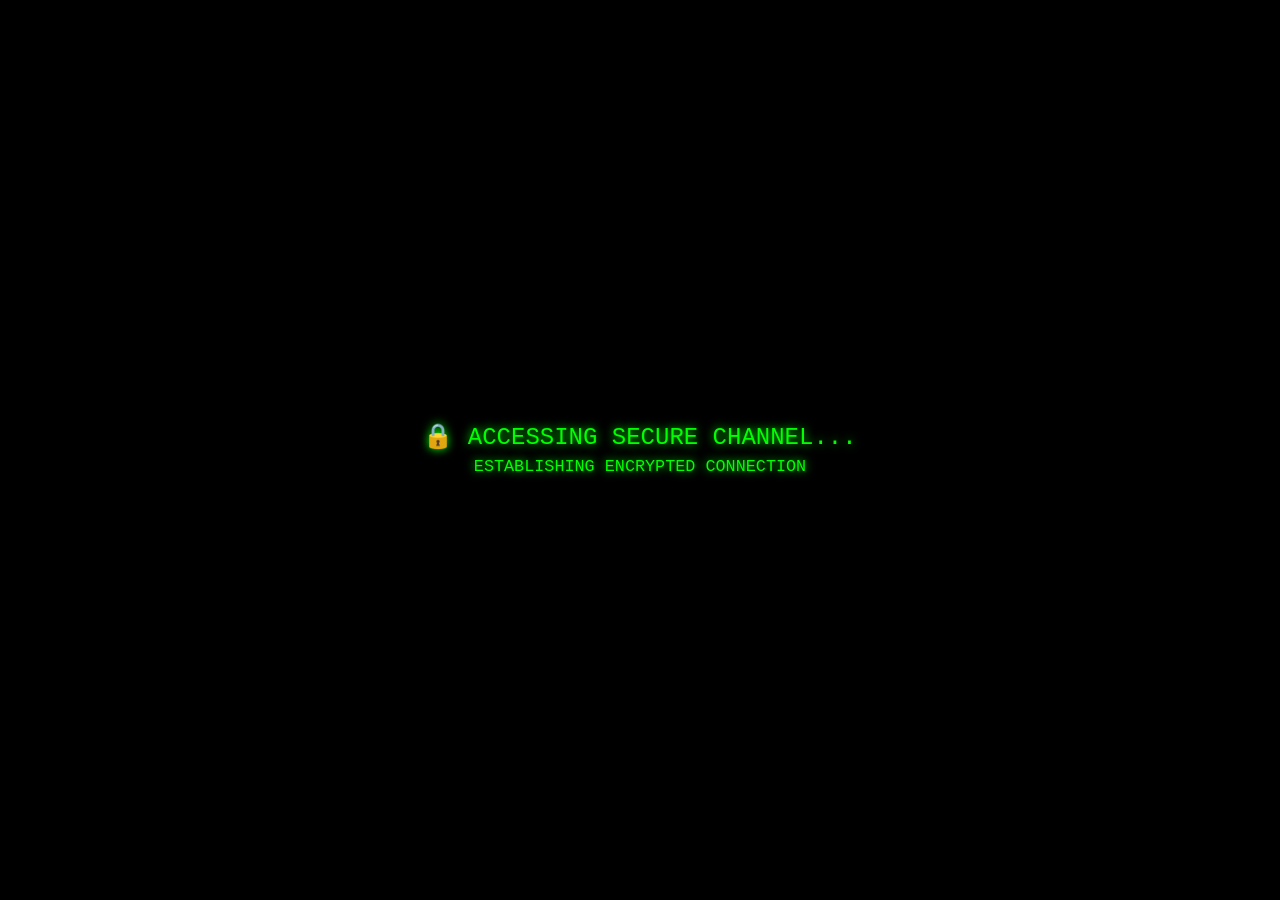
<file: sysop.html>
<!DOCTYPE html>
<html lang="en">
<head>
    <meta charset="UTF-8">
    <meta name="viewport" content="width=device-width, initial-scale=1.0">
    <title>SYSOP ACCESS</title>
    <link href="ftelnet.css" rel="stylesheet">
    <script src="ftelnet.rip.xfer.min.js" id="fTelnetScript"></script>
    <style>
        * {
            margin: 0;
            padding: 0;
            box-sizing: border-box;
        }

        body {
            background: #000;
            color: #0f0;
            font-family: 'Courier New', monospace;
            display: flex;
            align-items: center;
            justify-content: center;
            min-height: 100vh;
            overflow: hidden;
        }

        .message-container {
            position: fixed;
            top: 50%;
            left: 50%;
            transform: translate(-50%, -50%);
            text-align: center;
            font-size: 1.5em;
            text-shadow: 0 0 10px #0f0;
            z-index: 1000;
        }

        .xp-loading-container {
            display: flex;
            flex-direction: column;
            align-items: center;
            justify-content: center;
            gap: 20px;
            margin-top: 20px;
        }

        .xp-loading-bar {
            width: 400px;
            height: 24px;
            background: #003366;
            border: 2px solid #0f0;
            border-radius: 3px;
            overflow: hidden;
            position: relative;
            box-shadow: inset 0 2px 4px rgba(0, 0, 0, 0.3);
        }

        .xp-loading-fill {
            height: 100%;
            background: linear-gradient(to right, #0066cc 0%, #3399ff 50%, #0066cc 100%);
            background-size: 200% 100%;
            animation: xp-progress 2s linear infinite;
            width: 0%;
            transition: width 0.3s ease;
        }

        @keyframes xp-progress {
            0% { background-position: 0% 0%; }
            100% { background-position: 200% 0%; }
        }

        .xp-status-text {
            font-size: 0.9em;
            opacity: 0.8;
            color: #0f0;
        }

        #sysopTerminal {
            width: 90%;
            max-width: 1200px;
            height: 70vh;
            min-height: 500px;
            border: none;
            box-shadow: none;
            background: #000;
            display: none;
            position: fixed;
            top: 50%;
            left: 50%;
            transform: translate(-50%, -50%);
        }

        #sysopTerminal.active {
            display: block;
        }
    </style>
</head>
<body>
    <audio id="modemSound" preload="auto">
        <source src="modem.mp3" type="audio/mpeg">
    </audio>

    <div class="message-container" id="messageContainer"></div>
    <div id="sysopTerminal"></div>

    <script>
        const messageContainer = document.getElementById('messageContainer');
        const terminal = document.getElementById('sysopTerminal');
        const modemSound = document.getElementById('modemSound');

        async function initSysopAccess() {
            // Phase 1: Dialing
            messageContainer.innerHTML = `
                🔒 ACCESSING SECURE CHANNEL...<br>
                <span style="font-size:0.7em;">ESTABLISHING ENCRYPTED CONNECTION</span>
            `;

            // Play modem sound
            modemSound.play().catch(e => console.log('Audio play failed:', e));

            // Wait for modem
            await new Promise((resolve) => {
                modemSound.onended = resolve;
                setTimeout(resolve, 35000);
            });

            // Phase 2: Loading
            messageContainer.innerHTML = `
                <div style="margin-bottom: 20px;">✓ CONNECTION ESTABLISHED</div>
                <div class="xp-loading-container">
                    <div class="xp-loading-bar">
                        <div class="xp-loading-fill" id="progressBar"></div>
                    </div>
                    <div class="xp-status-text" id="statusText">Authenticating...</div>
                </div>
            `;

            await animateProgress();

            // Phase 3: Access Granted
            messageContainer.innerHTML = `
                <div style="font-size: 2em; margin-bottom: 10px;">⚠️ SYSOP ACCESS GRANTED ⚠️</div>
                <div style="font-size: 0.8em; opacity: 0.8;">AUTHORIZED PERSONNEL ONLY</div>
                <div style="font-size: 0.7em; margin-top: 10px; color: #fc0;">WARNING: ALL ACTIONS ARE LOGGED</div>
            `;

            await new Promise(resolve => setTimeout(resolve, 2000));

            // Phase 4: Show terminal
            messageContainer.style.display = 'none';
            terminal.classList.add('active');

            // Connect to BBS
            const response = await fetch('connection.json?t=' + new Date().getTime());
            const data = await response.json();

            var Options = new fTelnetOptions();
            Options.ProxyHeaders = { "ngrok-skip-browser-warning": "true" };
            Options.Hostname = "192.168.40.69";
            Options.Port = 23;
            Options.ProxyHostname = data.proxy_hostname;
            Options.ProxyPort = 443;
            Options.ProxyPortSecure = 443;
            Options.ProxyType = "websocket";

            var Client = new fTelnetClient('sysopTerminal', Options);
        }

        async function animateProgress() {
            const progressBar = document.getElementById('progressBar');
            const statusText = document.getElementById('statusText');

            const steps = [
                { percent: 25, text: 'Verifying credentials...', delay: 400 },
                { percent: 50, text: 'Bypassing security protocols...', delay: 500 },
                { percent: 75, text: 'Accessing Praetorian system...', delay: 400 },
                { percent: 100, text: 'Authorization complete!', delay: 300 }
            ];

            for (const step of steps) {
                await new Promise(resolve => setTimeout(resolve, step.delay));
                if (progressBar) progressBar.style.width = step.percent + '%';
                if (statusText) statusText.textContent = step.text;
            }

            await new Promise(resolve => setTimeout(resolve, 500));
        }

        // Start the sequence on page load
        window.addEventListener('load', initSysopAccess);
    </script>
</body>
</html>
</file>
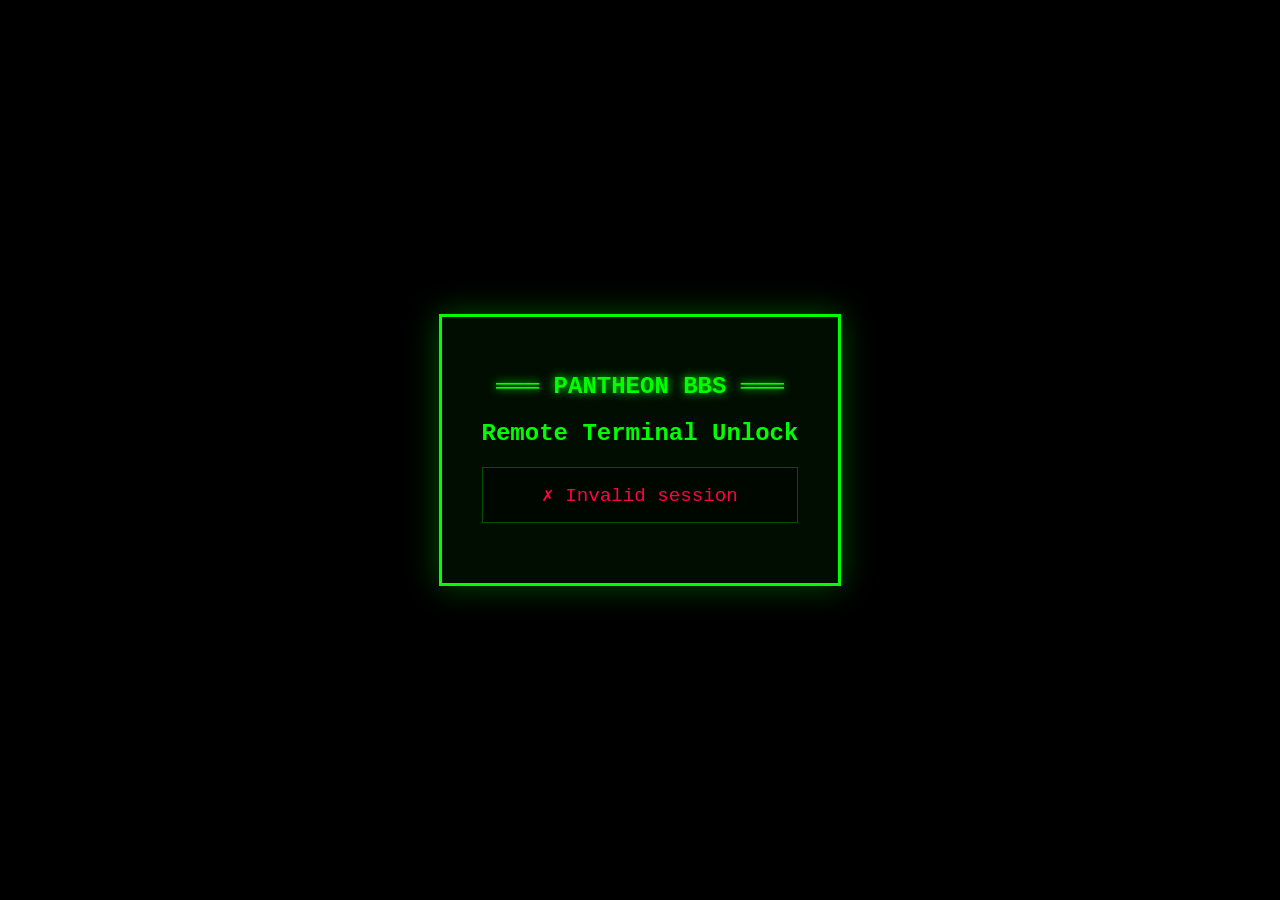
<file: unlock.html>
<!DOCTYPE html>
<html lang="en">
<head>
    <meta charset="UTF-8">
    <meta name="viewport" content="width=device-width, initial-scale=1.0">
    <title>Terminal Unlock - Pantheon BBS</title>
    <style>
        body {
            margin: 0;
            padding: 0;
            background: #000;
            color: #0f0;
            font-family: 'Courier New', monospace;
            display: flex;
            flex-direction: column;
            justify-content: center;
            align-items: center;
            min-height: 100vh;
            text-align: center;
        }
        
        .unlock-container {
            padding: 40px;
            border: 3px solid #0f0;
            background: rgba(0, 255, 0, 0.05);
            max-width: 400px;
            box-shadow: 0 0 30px rgba(0, 255, 0, 0.3);
        }
        
        h1 {
            font-size: 1.5em;
            margin-bottom: 20px;
            text-shadow: 0 0 10px #0f0;
        }
        
        .status {
            font-size: 1.2em;
            margin: 20px 0;
            padding: 15px;
            border: 1px solid rgba(0, 255, 0, 0.3);
            background: rgba(0, 0, 0, 0.5);
        }
        
        .success {
            color: #00ff88;
        }
        
        .error {
            color: #ff0040;
        }
        
        .loading {
            animation: blink 1s infinite;
        }
        
        @keyframes blink {
            0%, 49% { opacity: 1; }
            50%, 100% { opacity: 0.3; }
        }
        
        .session-id {
            font-size: 0.8em;
            opacity: 0.7;
            margin-top: 20px;
        }
    </style>
</head>
<body>
    <div class="unlock-container">
        <h1>═══ PANTHEON BBS ═══</h1>
        <h2>Remote Terminal Unlock</h2>
        
        <div class="status" id="status">
            <div class="loading">⚡ Authenticating...</div>
        </div>
        
        <div class="session-id" id="sessionInfo"></div>
    </div>

    <script>
        // Get session ID from URL
        const urlParams = new URLSearchParams(window.location.search);
        const sessionId = urlParams.get('session');
        
        const statusDiv = document.getElementById('status');
        const sessionInfo = document.getElementById('sessionInfo');
        
        if (sessionId) {
            sessionInfo.textContent = 'Session: ' + sessionId;
            
            // Unlock the terminal via Supabase
            unlockTerminal(sessionId);
        } else {
            statusDiv.innerHTML = '<div class="error">✗ Invalid session</div>';
        }
        
        async function unlockTerminal(sessionId) {
            try {
                // Write unlock status to Supabase
                const response = await fetch('https://epalhhtnwlvpvlnhdwfd.supabase.co/rest/v1/terminal_unlock', {
                    method: 'POST',
                    headers: {
                        'Content-Type': 'application/json',
                        'apikey': 'sb_publishable_EDY7MwsN-JuyfHCZZkfL_w__5Kb5thO',
                        'Authorization': 'Bearer sb_publishable_EDY7MwsN-JuyfHCZZkfL_w__5Kb5thO',
                        'Prefer': 'return=representation'
                    },
                    body: JSON.stringify({
                        session_id: sessionId,
                        unlocked: true,
                        unlocked_at: new Date().toISOString()
                    })
                });
                
                if (response.ok) {
                    statusDiv.innerHTML = '<div class="success">✓ Terminal Unlocked!</div>';
                    setTimeout(() => {
                        statusDiv.innerHTML += '<div style="margin-top: 15px; font-size: 0.9em;">✓ Check your PC screen!</div>';
                        statusDiv.innerHTML += '<div style="margin-top: 10px; font-size: 0.8em; opacity: 0.7;">Terminal is opening...</div>';
                    }, 1000);
                } else {
                    const errorText = await response.text();
                    console.error('Unlock failed:', errorText);
                    statusDiv.innerHTML = '<div class="error">✗ Unlock failed</div>';
                    statusDiv.innerHTML += '<div style="margin-top: 10px; font-size: 0.8em;">Try typing TERMINAL on your PC</div>';
                }
            } catch (error) {
                console.error('Unlock error:', error);
                statusDiv.innerHTML = '<div class="error">✗ Connection error</div>';
                statusDiv.innerHTML += '<div style="margin-top: 10px; font-size: 0.8em;">Try typing TERMINAL on your PC instead</div>';
            }
        }
    </script>
</body>
</html>
</file>
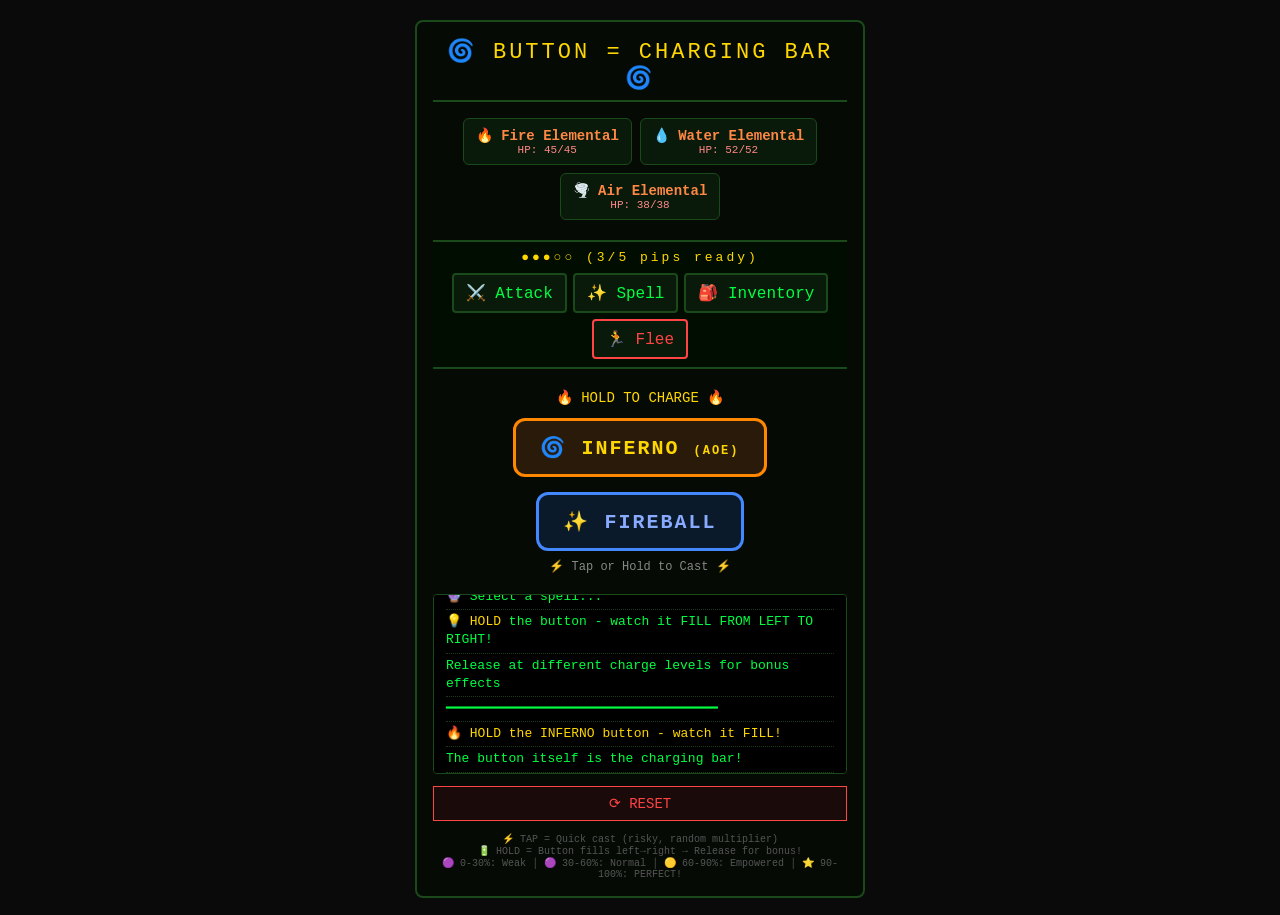
<file: games/dungeon-quest/skillschecktest.html>
<!DOCTYPE html>
<html lang="en">
<head>
    <meta charset="UTF-8">
    <meta name="viewport" content="width=device-width, initial-scale=1.0, user-scalable=no">
    <title>TEST - Button Itself Fills Left to Right</title>
    <style>
        /* Your game's color scheme */
        :root {
            --text-color: #00FF41;
            --highlight-color: #FFD700;
            --border-color: #1a4a1a;
            --error-color: #ff4444;
            --secondary-bg: #0a1a0a;
        }
        
        * {
            user-select: none;
            -webkit-tap-highlight-color: transparent;
            box-sizing: border-box;
        }
        
        body {
            background: #0a0a0a;
            font-family: 'VT323', 'Courier New', monospace;
            margin: 0;
            padding: 20px;
            min-height: 100vh;
            display: flex;
            justify-content: center;
            align-items: center;
            color: var(--text-color);
        }
        
        .test-container {
            max-width: 450px;
            width: 100%;
            background: #050a05;
            border: 2px solid var(--border-color);
            border-radius: 8px;
            padding: 16px;
        }
        
        .location-header {
            text-align: center;
            font-size: 22px;
            letter-spacing: 3px;
            color: var(--highlight-color);
            border-bottom: 2px solid var(--border-color);
            padding-bottom: 8px;
            margin-bottom: 16px;
        }
        
        /* Enemy cards */
        .enemy-cards {
            display: flex;
            gap: 8px;
            margin-bottom: 20px;
            flex-wrap: wrap;
            justify-content: center;
        }
        
        .enemy-card {
            background: var(--secondary-bg);
            border: 1px solid var(--border-color);
            border-radius: 6px;
            padding: 8px 12px;
            text-align: center;
            min-width: 90px;
        }
        
        .enemy-name {
            color: #FF8844;
            font-size: 14px;
            font-weight: bold;
        }
        
        .enemy-hp {
            font-size: 11px;
            color: #ff8888;
        }
        
        /* Action bar */
        .action-bar {
            background: #000d00;
            border-top: 2px solid var(--border-color);
            border-bottom: 2px solid var(--border-color);
            padding: 8px;
            margin-bottom: 16px;
        }
        
        .pip-display {
            color: var(--highlight-color);
            font-size: 13px;
            text-align: center;
            letter-spacing: 3px;
            margin-bottom: 8px;
        }
        
        .button-row {
            display: flex;
            gap: 6px;
            flex-wrap: wrap;
            justify-content: center;
        }
        
        .action-btn {
            background: #0a1a0a;
            border: 2px solid var(--border-color);
            color: var(--text-color);
            font-family: 'VT323', monospace;
            font-size: 16px;
            padding: 8px 12px;
            cursor: pointer;
            border-radius: 4px;
        }
        
        /* ⭐ THE SPELL BUTTON - BUTTON ITSELF IS THE CHARGING BAR ⭐ */
        .spell-btn {
            position: relative;
            background: linear-gradient(90deg, #1a0a2a 0%, #1a0a2a 100%);
            border: 3px solid #8844FF;
            color: #AA88FF;
            font-family: 'VT323', 'Courier New', monospace;
            font-size: 20px;
            font-weight: bold;
            padding: 14px 24px;
            cursor: pointer;
            border-radius: 12px;
            text-align: center;
            transition: transform 0.05s linear, border-color 0.05s linear;
            min-width: 160px;
            letter-spacing: 2px;
            overflow: hidden;
            z-index: 1;
        }
        
        /* The charging fill - overlays the button from left to right */
        .spell-btn::before {
            content: '';
            position: absolute;
            top: 0;
            left: 0;
            width: 0%;
            height: 100%;
            background: linear-gradient(90deg, #8844FF, #FF44FF, #FFAA44);
            transition: width 0.02s linear;
            z-index: -1;
            border-radius: 9px;
        }
        
        /* Button text stays on top */
        .spell-btn span {
            position: relative;
            z-index: 2;
        }
        
        /* AOE spell variant - different base color */
        .spell-btn.aoe {
            border-color: #FF8800;
            color: #FFD700;
            background: linear-gradient(90deg, #2a1a0a 0%, #2a1a0a 100%);
        }
        
        .spell-btn.aoe::before {
            background: linear-gradient(90deg, #FF6600, #FFAA44, #FFD700);
        }
        
        /* Holding state - slight press effect */
        .spell-btn.holding {
            transform: scale(0.97);
        }
        
        /* High charge glow effect */
        .spell-btn.charge-high {
            border-color: #FFAA44;
            box-shadow: 0 0 15px rgba(255,170,68,0.5);
        }
        
        .spell-btn.charge-perfect {
            border-color: #FFD700;
            box-shadow: 0 0 25px rgba(255,215,0,0.7);
            animation: pulseGlow 0.2s ease-in-out infinite alternate;
        }
        
        @keyframes pulseGlow {
            from { box-shadow: 0 0 15px rgba(255,215,0,0.5); }
            to { box-shadow: 0 0 35px rgba(255,215,0,0.9); }
        }
        
        /* Regular spell button */
        .spell-btn.normal {
            border-color: #4488FF;
            color: #88AAFF;
            background: linear-gradient(90deg, #0a1a2a 0%, #0a1a2a 100%);
        }
        
        .spell-btn.normal::before {
            background: linear-gradient(90deg, #4488FF, #88AAFF, #44FFFF);
        }
        
        /* Terminal message area */
        .terminal-mock {
            background: #000;
            border: 1px solid var(--border-color);
            border-radius: 4px;
            padding: 12px;
            height: 180px;
            overflow-y: auto;
            font-size: 13px;
            line-height: 1.4;
            margin-top: 16px;
        }
        
        .term-line {
            color: var(--text-color);
            border-bottom: 1px dotted #1a3a1a;
            padding: 3px 0;
        }
        
        .term-loot { color: #FFD700; }
        .term-warning { color: #FF8844; }
        .term-victory { color: #88FF88; }
        .term-highlight { color: #FF44FF; }
        .stat-label { color: var(--highlight-color); }
        
        .reset-btn {
            background: #1a0a0a;
            border: 1px solid #ff4444;
            color: #ff4444;
            padding: 8px 16px;
            margin-top: 12px;
            cursor: pointer;
            font-family: monospace;
            width: 100%;
            font-size: 14px;
        }
        
        .charge-label {
            text-align: center;
            font-size: 12px;
            color: #888;
            margin-top: 8px;
        }
    </style>
</head>
<body>
    <div class="test-container">
        <div class="location-header">🌀 BUTTON = CHARGING BAR 🌀</div>
        
        <!-- Enemy Cards -->
        <div class="enemy-cards">
            <div class="enemy-card">
                <div class="enemy-name">🔥 Fire Elemental</div>
                <div class="enemy-hp">HP: 45/45</div>
            </div>
            <div class="enemy-card">
                <div class="enemy-name">💧 Water Elemental</div>
                <div class="enemy-hp">HP: 52/52</div>
            </div>
            <div class="enemy-card">
                <div class="enemy-name">🌪️ Air Elemental</div>
                <div class="enemy-hp">HP: 38/38</div>
            </div>
        </div>
        
        <!-- Action Bar -->
        <div class="action-bar">
            <div class="pip-display">●●●○○ (3/5 pips ready)</div>
            <div class="button-row">
                <button class="action-btn">⚔️ Attack</button>
                <button class="action-btn">✨ Spell</button>
                <button class="action-btn">🎒 Inventory</button>
                <button class="action-btn" style="border-color:#ff4444;color:#ff4444;">🏃 Flee</button>
            </div>
        </div>
        
        <!-- ⭐ THE SPELL BUTTONS - BUTTON ITSELF FILLS LEFT TO RIGHT ⭐ -->
        <div style="text-align: center; margin: 20px 0;">
            <div style="color: var(--highlight-color); font-size: 14px; margin-bottom: 12px;">🔥 HOLD TO CHARGE 🔥</div>
            <div style="display: flex; gap: 15px; justify-content: center; flex-wrap: wrap;">
                
                <!-- AOE SPELL BUTTON - Button itself is the charging bar -->
                <button id="aoeSpellBtn" class="spell-btn aoe">
                    <span>🌀 INFERNO <span style="font-size: 12px;">(AOE)</span></span>
                </button>
                
                <!-- Regular spell button -->
                <button id="normalSpellBtn" class="spell-btn normal">
                    <span>✨ FIREBALL</span>
                </button>
            </div>
            <div id="chargePercent" class="charge-label">⚡ Tap or Hold to Cast ⚡</div>
        </div>
        
        <!-- Terminal message area -->
        <div class="terminal-mock" id="terminalMock">
            <div class="term-line">🔮 Select a spell...</div>
            <div class="term-line">💡 <span class="stat-label">HOLD</span> the button - watch it FILL FROM LEFT TO RIGHT!</div>
            <div class="term-line">   Release at different charge levels for bonus effects</div>
        </div>
        
        <button class="reset-btn" id="resetBtn">⟳ RESET</button>
        
        <div style="margin-top: 12px; font-size: 10px; color: #555; text-align: center;">
            ⚡ TAP = Quick cast (risky, random multiplier)<br>
            🔋 HOLD = Button fills left→right → Release for bonus!<br>
            🟣 0-30%: Weak │ 🟣 30-60%: Normal │ 🟡 60-90%: Empowered │ ⭐ 90-100%: PERFECT!
        </div>
    </div>

    <script>
        const aoeBtn = document.getElementById('aoeSpellBtn');
        const normalBtn = document.getElementById('normalSpellBtn');
        const terminal = document.getElementById('terminalMock');
        const resetBtn = document.getElementById('resetBtn');
        const chargePercentDiv = document.getElementById('chargePercent');
        
        let activeHold = null;
        
        function addTermMessage(html, type = '') {
            const div = document.createElement('div');
            div.className = 'term-line';
            if (type === 'loot') div.classList.add('term-loot');
            if (type === 'warning') div.classList.add('term-warning');
            if (type === 'victory') div.classList.add('term-victory');
            if (type === 'highlight') div.classList.add('term-highlight');
            div.innerHTML = html;
            terminal.appendChild(div);
            div.scrollIntoView({ behavior: 'smooth', block: 'nearest' });
            while (terminal.children.length > 15) terminal.removeChild(terminal.firstChild);
        }
        
        function setupChargingButton(button, spellName, isAOE, baseManaCost) {
            let chargeInterval = null;
            let currentCharge = 0;
            let isHolding = false;
            
            function updateButtonCharge(percent) {
                // The button FILLS from left to right via CSS ::before
                button.style.setProperty('--charge-width', percent + '%');
                // Apply using inline style since CSS variable might not be set
                const style = document.createElement('style');
                style.id = `charge-style-${spellName}`;
                const oldStyle = document.getElementById(`charge-style-${spellName}`);
                if (oldStyle) oldStyle.remove();
                style.id = `charge-style-${spellName}`;
                style.textContent = `#${button.id}::before { width: ${percent}%; }`;
                document.head.appendChild(style);
                
                // Update visual classes
                button.classList.remove('charge-high', 'charge-perfect');
                if (percent >= 90) {
                    button.classList.add('charge-perfect');
                    chargePercentDiv.innerHTML = `💯 PERFECT ZONE! Release NOW! (${Math.floor(percent)}%)`;
                    chargePercentDiv.style.color = '#FFD700';
                } else if (percent >= 60) {
                    button.classList.add('charge-high');
                    chargePercentDiv.innerHTML = `🌟 EMPOWERED ZONE! (${Math.floor(percent)}%)`;
                    chargePercentDiv.style.color = '#FFAA44';
                } else if (percent >= 30) {
                    chargePercentDiv.innerHTML = `📈 Normal Zone... (${Math.floor(percent)}%)`;
                    chargePercentDiv.style.color = '#88AAFF';
                } else if (percent > 0) {
                    chargePercentDiv.innerHTML = `🔋 Charging... (${Math.floor(percent)}%)`;
                    chargePercentDiv.style.color = '#888';
                } else {
                    chargePercentDiv.innerHTML = `⚡ Tap or Hold to Cast ⚡`;
                    chargePercentDiv.style.color = '#888';
                }
            }
            
            function startHold(e) {
                e.preventDefault();
                if (isHolding) return;
                
                isHolding = true;
                currentCharge = 0;
                activeHold = button;
                updateButtonCharge(0);
                button.classList.add('holding');
                
                // Charge fills in 1.5 seconds (100% in 1500ms)
                chargeInterval = setInterval(() => {
                    if (isHolding && currentCharge < 100) {
                        currentCharge += 2.2; // ~2.2% per 33ms = 100% in ~1.5 sec
                        if (currentCharge > 100) currentCharge = 100;
                        updateButtonCharge(currentCharge);
                        
                        if (currentCharge >= 100) {
                            clearInterval(chargeInterval);
                            chargeInterval = null;
                            chargePercentDiv.innerHTML = '⚡ MAX CHARGE! Release for PERFECT CAST! ⚡';
                            chargePercentDiv.style.color = '#FF44FF';
                        }
                    }
                }, 33);
            }
            
            function endHold() {
                if (!isHolding) return;
                
                if (chargeInterval) {
                    clearInterval(chargeInterval);
                    chargeInterval = null;
                }
                
                button.classList.remove('holding');
                
                // Calculate outcome based on charge %
                let success = false;
                let multiplier = 1.0;
                let resultText = '';
                let baseDamage = isAOE ? 35 : 45;
                
                // Enemy data
                const enemyNames = isAOE ? ['Fire Elemental', 'Water Elemental', 'Air Elemental'] : ['Fire Elemental'];
                const initialHPs = isAOE ? [45, 52, 38] : [45];
                
                if (currentCharge >= 90) {
                    // PERFECT CAST - 100% success, 2.5x damage
                    success = true;
                    multiplier = 2.5;
                    resultText = '✨ PERFECT CAST! ✨';
                    addTermMessage(`<span style="color:#FF44FF;">💯 PERFECT! ${Math.floor(currentCharge)}% charge!</span>`, 'highlight');
                }
                else if (currentCharge >= 60) {
                    // EMPOWERED CAST - 95% success, 1.8x damage
                    const roll = Math.random() * 100;
                    success = roll < 95;
                    multiplier = 1.8;
                    resultText = success ? '⚡ EMPOWERED CAST! ⚡' : '💨 Spell Fizzled...';
                    addTermMessage(`<span style="color:#FFAA44;">🌟 EMPOWERED! ${Math.floor(currentCharge)}% charge</span>`, 'warning');
                }
                else if (currentCharge >= 30) {
                    // NORMAL CAST - 75% success, 1.2x damage
                    const roll = Math.random() * 100;
                    success = roll < 75;
                    multiplier = 1.2;
                    resultText = success ? '✓ Normal Cast' : '💨 Spell Fizzled...';
                    addTermMessage(`📈 Normal charge: ${Math.floor(currentCharge)}%`, '');
                }
                else if (currentCharge > 0) {
                    // WEAK CAST - 55% success, 0.7x damage
                    const roll = Math.random() * 100;
                    success = roll < 55;
                    multiplier = 0.7;
                    resultText = success ? '⚠️ Weak Cast' : '💨 Spell Fizzled...';
                    addTermMessage(`⚠️ Weak charge: ${Math.floor(currentCharge)}%`, 'warning');
                }
                else {
                    // TAP CAST - 50% success, random multiplier 0.6-1.2x
                    const roll = Math.random() * 100;
                    success = roll < 50;
                    multiplier = success ? (0.6 + Math.random() * 0.6) : 0;
                    resultText = success ? `⚡ Quick Cast! (${multiplier.toFixed(1)}x)` : '💨 Spell Fizzled!';
                    addTermMessage(`👆 TAP CAST! ${success ? `${multiplier.toFixed(1)}x damage` : 'Failed'}`, success ? '' : 'warning');
                }
                
                // Show spell result
                if (success) {
                    addTermMessage(`🌀 <span style="color:#FFD700;">${spellName} - ${resultText}</span>`, 'loot');
                    addTermMessage(`   <span style="color:#88FF88;">${multiplier}x damage!</span>`, 'victory');
                    
                    // Apply damage to enemies
                    for (let i = 0; i < enemyNames.length; i++) {
                        const damage = Math.floor(baseDamage * multiplier * (0.8 + Math.random() * 0.4));
                        const wasKilled = damage >= initialHPs[i];
                        addTermMessage(`   → ${enemyNames[i]} takes <span style="color:#FF8800;">${damage} damage!</span>${wasKilled ? ' 💀 SLAIN!' : ''}`, 'loot');
                    }
                    
                    if (isAOE) {
                        addTermMessage(`<span style="color:#88FF88;">🌀 AOE! All enemies hit!</span>`, 'victory');
                    }
                } else {
                    addTermMessage(`❌ <span style="color:#ff6666;">${spellName} FAILED! ${Math.floor(currentCharge)}% charge wasted.</span>`, 'warning');
                }
                
                // Add separator
                addTermMessage('━━━━━━━━━━━━━━━━━━━━━━', '');
                
                // Reset button visual
                setTimeout(() => {
                    updateButtonCharge(0);
                    button.classList.remove('charge-high', 'charge-perfect');
                }, 100);
                
                isHolding = false;
                currentCharge = 0;
                activeHold = null;
            }
            
            function cancelHold() {
                if (isHolding) endHold();
            }
            
            // Attach events
            button.addEventListener('mousedown', startHold);
            button.addEventListener('mouseup', endHold);
            button.addEventListener('mouseleave', cancelHold);
            button.addEventListener('touchstart', startHold, { passive: false });
            button.addEventListener('touchend', endHold);
            button.addEventListener('touchcancel', cancelHold);
        }
        
        // Setup both buttons
        setupChargingButton(aoeBtn, 'INFERNO', true, 30);
        setupChargingButton(normalBtn, 'FIREBALL', false, 20);
        
        resetBtn.addEventListener('click', () => {
            addTermMessage('━━━━━━━━━━━━━━━━━━━━━━━━━━━━━━━━━━', '');
            addTermMessage('<span style="color: #FFD700;">✨ Ready for next spell! ✨</span>', 'loot');
            addTermMessage('💡 <span class="stat-label">HOLD</span> the button - watch it FILL LEFT TO RIGHT!', '');
        });
        
        setTimeout(() => {
            addTermMessage('━━━━━━━━━━━━━━━━━━━━━━━━━━━━━━━━━━', '');
            addTermMessage('<span style="color: #FFD700;">🔥 HOLD the INFERNO button - watch it FILL!</span>', 'loot');
            addTermMessage('   The button itself is the charging bar!', '');
        }, 500);
    </script>
</body>
</html>
</file>
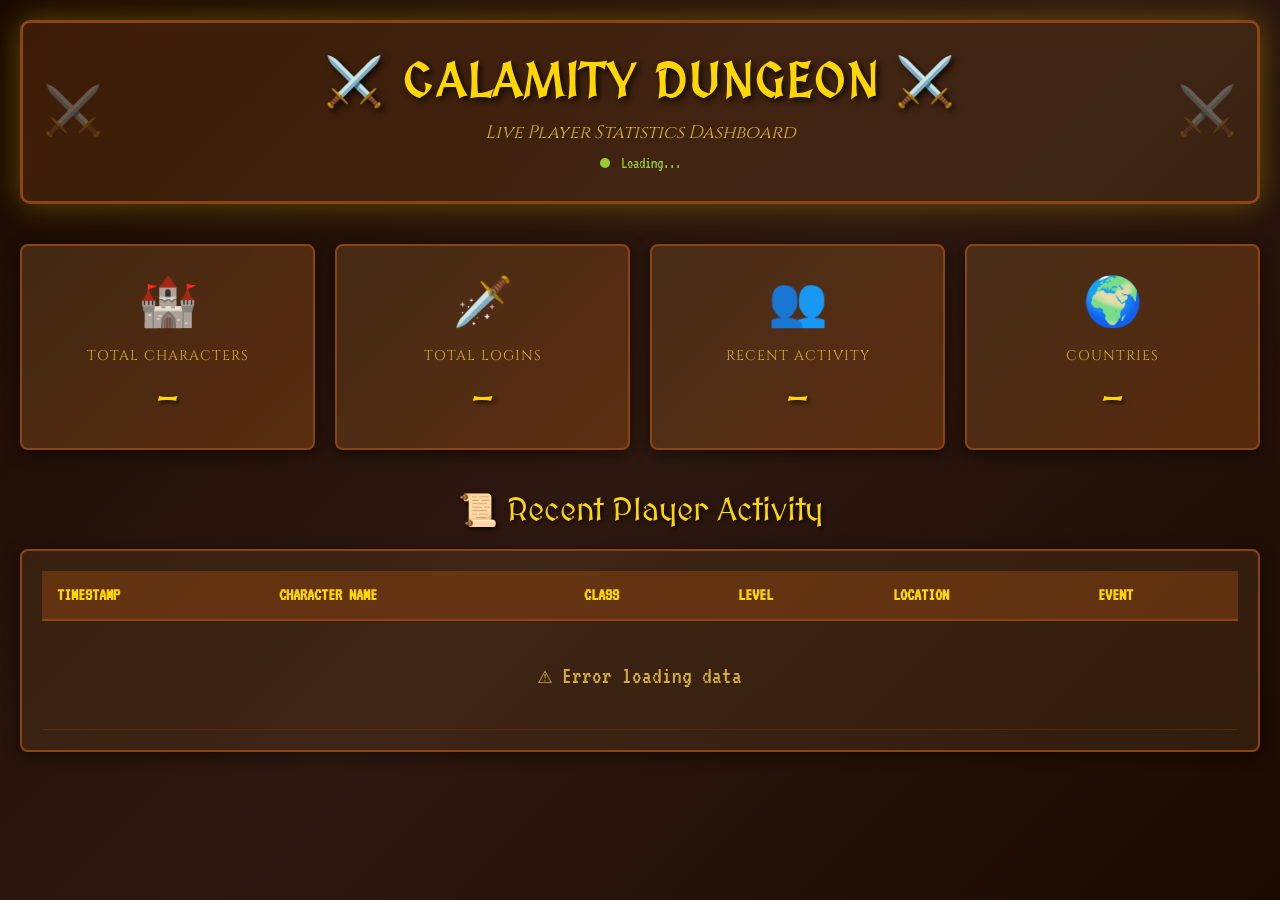
<file: games/dungeon-quest/stats.html>
<!DOCTYPE html>
<html lang="en">
<head>
    <meta charset="UTF-8">
    <meta name="viewport" content="width=device-width, initial-scale=1.0">
    <title>⚔️ Calamity Dungeon - Live Stats</title>
    <style>
        @import url('https://fonts.googleapis.com/css2?family=MedievalSharp&family=Cinzel:wght@400;700&family=VT323&display=swap');
        
        * {
            margin: 0;
            padding: 0;
            box-sizing: border-box;
        }
        
        body {
            background: linear-gradient(135deg, #1a0a00 0%, #2d1810 50%, #1a0a00 100%);
            color: #f4e4c1;
            font-family: 'Cinzel', serif;
            min-height: 100vh;
            padding: 20px;
            background-attachment: fixed;
        }
        
        .container {
            max-width: 1400px;
            margin: 0 auto;
        }
        
        .header {
            text-align: center;
            margin-bottom: 40px;
            padding: 30px 20px;
            background: linear-gradient(135deg, rgba(139, 69, 19, 0.3) 0%, rgba(101, 67, 33, 0.3) 100%);
            border: 3px solid #8b4513;
            border-radius: 10px;
            box-shadow: 0 0 30px rgba(255, 215, 0, 0.3);
            position: relative;
            overflow: hidden;
        }
        
        .header::before {
            content: '⚔️';
            position: absolute;
            left: 20px;
            top: 50%;
            transform: translateY(-50%);
            font-size: 48px;
            opacity: 0.3;
        }
        
        .header::after {
            content: '⚔️';
            position: absolute;
            right: 20px;
            top: 50%;
            transform: translateY(-50%) scaleX(-1);
            font-size: 48px;
            opacity: 0.3;
        }
        
        h1 {
            font-family: 'MedievalSharp', cursive;
            font-size: 48px;
            color: #ffd700;
            text-shadow: 3px 3px 6px rgba(0, 0, 0, 0.8);
            margin-bottom: 10px;
            letter-spacing: 2px;
        }
        
        .subtitle {
            font-size: 18px;
            color: #d4af37;
            font-style: italic;
        }
        
        .last-update {
            font-family: 'VT323', monospace;
            font-size: 16px;
            color: #9acd32;
            margin-top: 10px;
        }
        
        .stats-grid {
            display: grid;
            grid-template-columns: repeat(auto-fit, minmax(280px, 1fr));
            gap: 20px;
            margin-bottom: 40px;
        }
        
        .stat-card {
            background: linear-gradient(135deg, rgba(101, 67, 33, 0.5) 0%, rgba(139, 69, 19, 0.5) 100%);
            border: 2px solid #8b4513;
            border-radius: 8px;
            padding: 25px;
            text-align: center;
            box-shadow: 0 4px 15px rgba(0, 0, 0, 0.5);
            transition: transform 0.3s, box-shadow 0.3s;
        }
        
        .stat-card:hover {
            transform: translateY(-5px);
            box-shadow: 0 6px 25px rgba(255, 215, 0, 0.4);
        }
        
        .stat-icon {
            font-size: 48px;
            margin-bottom: 10px;
        }
        
        .stat-label {
            font-size: 14px;
            color: #d4af37;
            text-transform: uppercase;
            letter-spacing: 1px;
            margin-bottom: 8px;
        }
        
        .stat-value {
            font-family: 'MedievalSharp', cursive;
            font-size: 42px;
            color: #ffd700;
            text-shadow: 2px 2px 4px rgba(0, 0, 0, 0.8);
        }
        
        .section-title {
            font-family: 'MedievalSharp', cursive;
            font-size: 32px;
            color: #ffd700;
            text-align: center;
            margin: 40px 0 20px;
            text-shadow: 2px 2px 4px rgba(0, 0, 0, 0.8);
        }
        
        .table-container {
            background: rgba(101, 67, 33, 0.3);
            border: 2px solid #8b4513;
            border-radius: 8px;
            padding: 20px;
            overflow-x: auto;
            box-shadow: 0 4px 15px rgba(0, 0, 0, 0.5);
        }
        
        table {
            width: 100%;
            border-collapse: collapse;
            font-family: 'VT323', monospace;
            font-size: 18px;
        }
        
        thead {
            background: rgba(139, 69, 19, 0.5);
        }
        
        th {
            padding: 15px;
            text-align: left;
            color: #ffd700;
            font-weight: bold;
            border-bottom: 2px solid #8b4513;
            text-transform: uppercase;
        }
        
        td {
            padding: 12px 15px;
            border-bottom: 1px solid rgba(139, 69, 19, 0.3);
        }
        
        tbody tr:hover {
            background: rgba(139, 69, 19, 0.2);
        }
        
        .event-created {
            color: #9acd32;
        }
        
        .event-login {
            color: #87ceeb;
        }
        
        .loading {
            text-align: center;
            padding: 40px;
            font-size: 24px;
            color: #d4af37;
        }
        
        .class-badge {
            display: inline-block;
            padding: 4px 12px;
            border-radius: 4px;
            font-size: 14px;
            font-weight: bold;
            background: rgba(139, 69, 19, 0.5);
            border: 1px solid #8b4513;
        }
        
        @keyframes pulse {
            0%, 100% { opacity: 1; }
            50% { opacity: 0.6; }
        }
        
        .live-indicator {
            display: inline-block;
            width: 10px;
            height: 10px;
            background: #9acd32;
            border-radius: 50%;
            margin-right: 5px;
            animation: pulse 2s infinite;
        }
    </style>
</head>
<body>
    <div class="container">
        <div class="header">
            <h1>⚔️ CALAMITY DUNGEON ⚔️</h1>
            <div class="subtitle">Live Player Statistics Dashboard</div>
            <div class="last-update">
                <span class="live-indicator"></span>
                <span id="lastUpdate">Loading...</span>
            </div>
        </div>
        
        <div class="stats-grid">
            <div class="stat-card">
                <div class="stat-icon">🏰</div>
                <div class="stat-label">Total Characters</div>
                <div class="stat-value" id="totalCharacters">-</div>
            </div>
            
            <div class="stat-card">
                <div class="stat-icon">🗡️</div>
                <div class="stat-label">Total Logins</div>
                <div class="stat-value" id="totalLogins">-</div>
            </div>
            
            <div class="stat-card">
                <div class="stat-icon">👥</div>
                <div class="stat-label">Recent Activity</div>
                <div class="stat-value" id="recentActivity">-</div>
            </div>
            
            <div class="stat-card">
                <div class="stat-icon">🌍</div>
                <div class="stat-label">Countries</div>
                <div class="stat-value" id="countriesCount">-</div>
            </div>
        </div>
        
        <div class="section-title">📜 Recent Player Activity</div>
        
        <div class="table-container">
            <table id="playersTable">
                <thead>
                    <tr>
                        <th>Timestamp</th>
                        <th>Character Name</th>
                        <th>Class</th>
                        <th>Level</th>
                        <th>Location</th>
                        <th>Event</th>
                    </tr>
                </thead>
                <tbody id="playersBody">
                    <tr><td colspan="6" class="loading">⚔️ Loading player data...</td></tr>
                </tbody>
            </table>
        </div>
    </div>
    
    <script>
        const STATS_CSV = 'https://docs.google.com/spreadsheets/d/e/2PACX-1vTTTgvet29pTVsTfTr1PO9Ar7abQDIPqhzS12VdwkHG0L__lsxVgtIpSAuRiaq7MmOr1GnGhJQOT73j/pub?gid=1100582614&single=true&output=csv';
        const PLAYERS_CSV = 'https://docs.google.com/spreadsheets/d/e/2PACX-1vTTTgvet29pTVsTfTr1PO9Ar7abQDIPqhzS12VdwkHG0L__lsxVgtIpSAuRiaq7MmOr1GnGhJQOT73j/pub?gid=1014962331&single=true&output=csv';
        
        function parseCSV(csv) {
            const lines = csv.trim().split('\n');
            const headers = lines[0].split(',').map(h => h.trim());
            const data = [];
            
            for (let i = 1; i < lines.length; i++) {
                const values = lines[i].split(',').map(v => v.trim());
                const row = {};
                headers.forEach((header, index) => {
                    row[header] = values[index] || '';
                });
                data.push(row);
            }
            
            return data;
        }
        
        async function fetchStats() {
            try {
                const response = await fetch(STATS_CSV + '&t=' + Date.now());
                const csv = await response.text();
                const data = parseCSV(csv);
                
                data.forEach(row => {
                    if (row.Metric === 'Total Characters Created') {
                        document.getElementById('totalCharacters').textContent = row.Count || '0';
                    } else if (row.Metric === 'Total Logins') {
                        document.getElementById('totalLogins').textContent = row.Count || '0';
                    }
                });
            } catch (error) {
                console.error('Error fetching stats:', error);
            }
        }
        
        async function fetchPlayers() {
            try {
                const response = await fetch(PLAYERS_CSV + '&t=' + Date.now());
                const csv = await response.text();
                const data = parseCSV(csv);
                
                // Sort by timestamp (newest first)
                data.reverse();
                
                // Get recent activity (last hour)
                const oneHourAgo = Date.now() - 60 * 60 * 1000;
                const recent = data.filter(row => {
                    const timestamp = new Date(row.Timestamp);
                    return timestamp.getTime() > oneHourAgo;
                });
                document.getElementById('recentActivity').textContent = recent.length;
                
                // Count unique countries
                const countries = new Set(data.map(row => row.Country).filter(c => c && c !== 'Unknown'));
                document.getElementById('countriesCount').textContent = countries.size;
                
                // Display table (limit to 50 most recent)
                const tbody = document.getElementById('playersBody');
                tbody.innerHTML = '';
                
                data.slice(0, 50).forEach(row => {
                    const tr = document.createElement('tr');
                    const timestamp = new Date(row.Timestamp);
                    const eventClass = row['Event Type'] === 'character_login' ? 'event-login' : 'event-created';
                    const eventIcon = row['Event Type'] === 'character_login' ? '🔄' : '✨';
                    
                    tr.innerHTML = `
                        <td>${timestamp.toLocaleString()}</td>
                        <td><strong>${row['Character Name']}</strong></td>
                        <td><span class="class-badge">${row.Class}</span></td>
                        <td>Lv ${row.Level}</td>
                        <td>${row.Country}${row.State && row.State !== 'Unknown' ? ', ' + row.State : ''}</td>
                        <td class="${eventClass}">${eventIcon} ${row['Event Type']?.replace('character_', '') || 'created'}</td>
                    `;
                    tbody.appendChild(tr);
                });
                
                // Update last update time
                document.getElementById('lastUpdate').textContent = `Last updated: ${new Date().toLocaleTimeString()}`;
                
            } catch (error) {
                console.error('Error fetching players:', error);
                document.getElementById('playersBody').innerHTML = '<tr><td colspan="6" class="loading">⚠️ Error loading data</td></tr>';
            }
        }
        
        async function refreshData() {
            await Promise.all([fetchStats(), fetchPlayers()]);
        }
        
        // Initial load
        refreshData();
        
        // Refresh every 10 seconds
        setInterval(refreshData, 10000);
    </script>
</body>
</html>
</file>
<file: ftelnet.css>
﻿.fTelnetContainer {
    box-sizing: content-box;
    margin: auto;
}

    .fTelnetContainer .fTelnetButtons,
    .fTelnetContainer .fTelnetScrollback,
    .fTelnetContainer .fTelnetFocusWarning,
    .fTelnetContainer .fTelnetClientContainer,
    .fTelnetContainer .fTelnetStatusBar {
        box-sizing: content-box;
    }

    .fTelnetContainer canvas {
        display: block;
        margin: auto;
    }

.fTelnetClientContainer {
    border: 1px solid black;
    position: relative;
    margin: auto;
}

.fTelnetConnectButton {
    background-color: white;
    border: 1px solid black;
    border-radius: 5px;
    color: black;
    display: inline-block;
    font: 14px Arial, Helvetica, sans-serif;
    margin-right: 10px;
    padding: 8px 12px;
    text-align: center;
    text-decoration: none;
    text-shadow: 0 1px 0 rgba(0, 0, 0, 0.1);
}

.fTelnetCrtCanvas {
    cursor: text;
    display: block;
    margin: auto;
}

.fTelnetFocusWarning {
    background-color: red;
    border: 1px solid red;
    color: white;
    font: 14px Arial, Helvetica, sans-serif;
    margin: auto;
    padding: 5px;
    text-align: center;
}

.fTelnetMenuButton {
    background-color: white;
    border: 1px solid #666;
    border-radius: 5px;
    color: black;
    display: inline-block;
    margin-right: 10px;
    padding: 8px 12px;
    text-decoration: none;
    text-shadow: 0 1px 0 rgba(0, 0, 0, 0.1);
}

.fTelnetMenuButtons {
    background-color: white;
    border: 1px solid #666;
    color: black;
    margin-right: 10px;
    padding: 8px 12px;
    position: absolute;
    text-decoration: none;
    text-shadow: 0 1px 0 rgba(0, 0, 0, 0.1);
}

    .fTelnetMenuButtons a {
        background-color: white;
        border: 1px solid black;
        border-radius: 5px;
        color: black;
        display: block;
        font: 14px Arial, Helvetica, sans-serif;
        padding: 8px 12px;
        text-align: center;
        text-decoration: none;
    }

    .fTelnetMenuButtons select {
        border: 1px solid black;
        border-radius: 5px;
        color: black;
        display: block;
        font: 14px Arial, Helvetica, sans-serif;
        padding: 8px 12px;
        width: 100%;
    }

    .fTelnetMenuButtons table {
        background-color: white;
    }

    .fTelnetMenuButtons td {
        padding: 2px;
    }

.fTelnetScrollback {
    background-color: green;
    border: 1px solid green;
    color: white;
    font: 14px Arial, Helvetica, sans-serif;
    margin: auto;
    padding: 5px;
    text-align: center;
}

    .fTelnetScrollback a {
        color: white;
        padding: 0 5px;
        text-decoration: none;
    }

.fTelnetStatusBar {
    background-color: blue;
    border: 1px solid blue;
    color: white;
    font: 14px Arial, Helvetica, sans-serif;
    margin: auto;
    padding: 5px;
    text-align: left;
}
</file>
